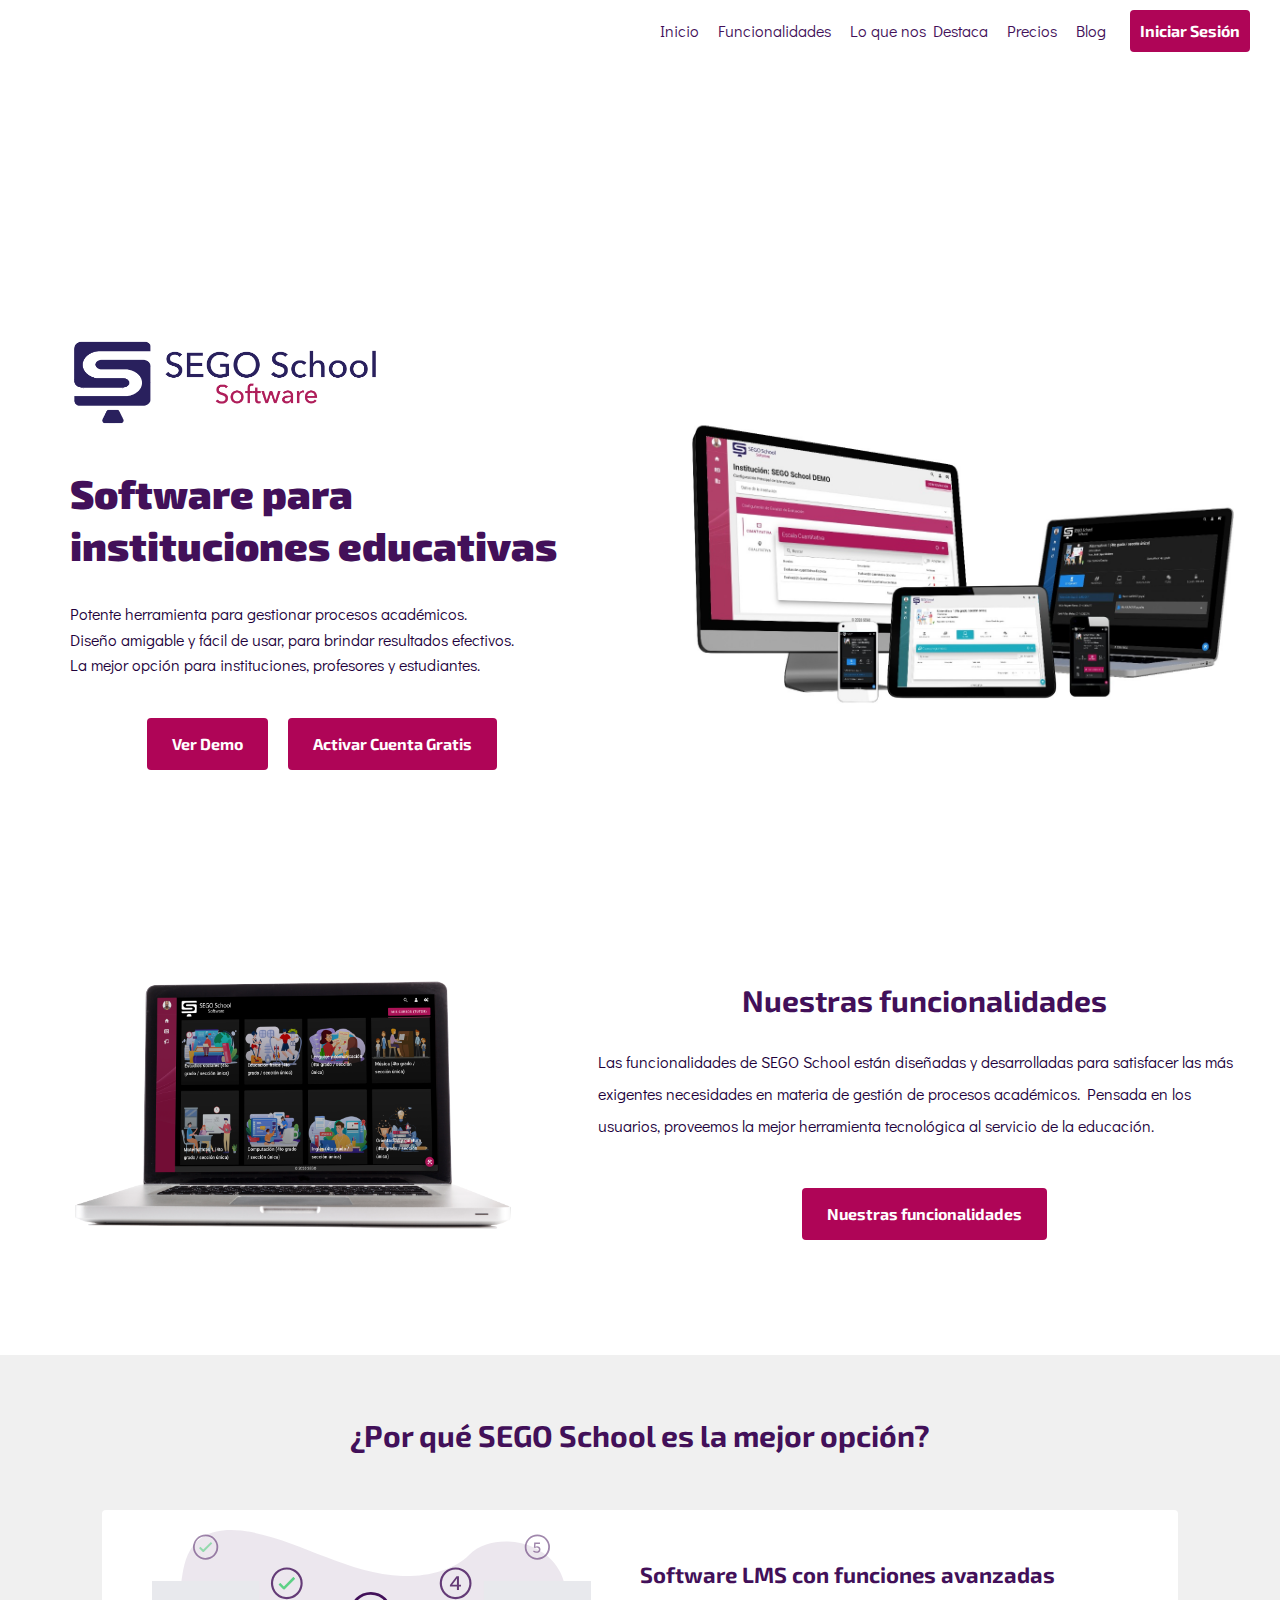
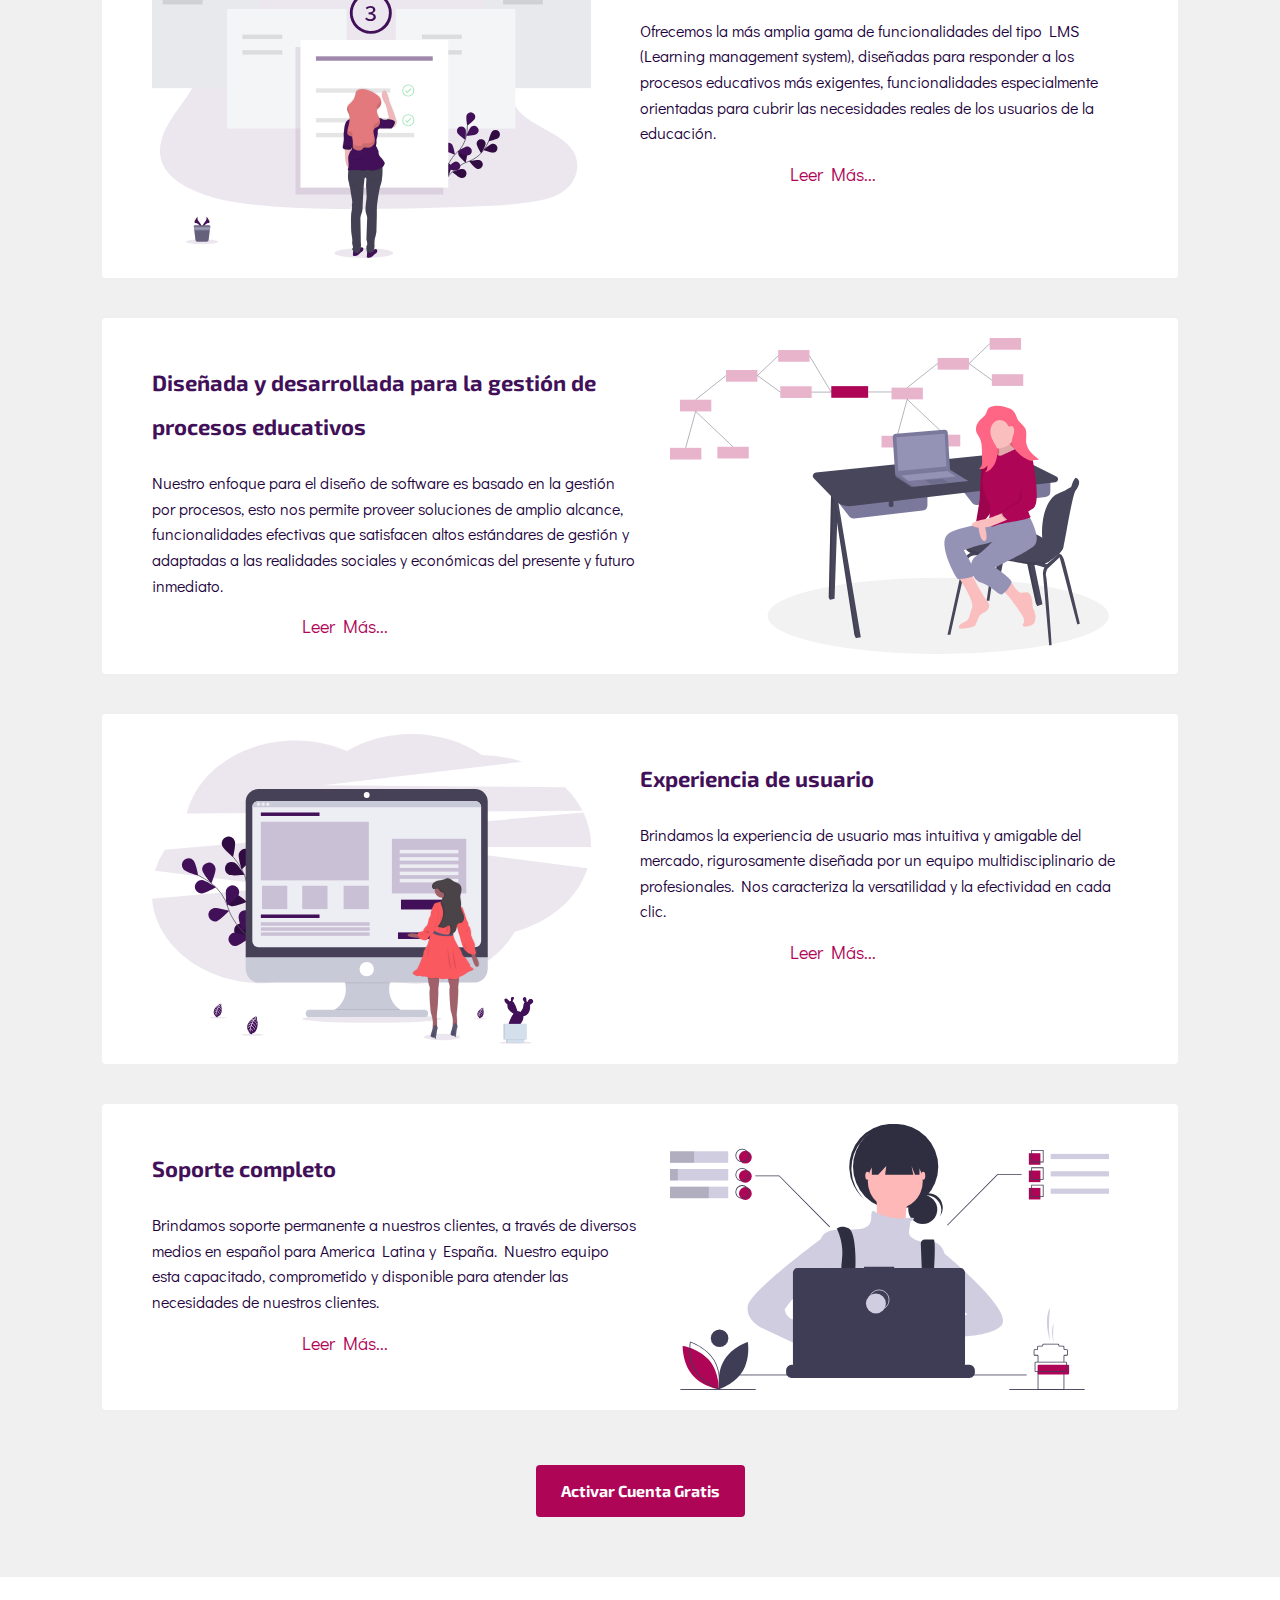
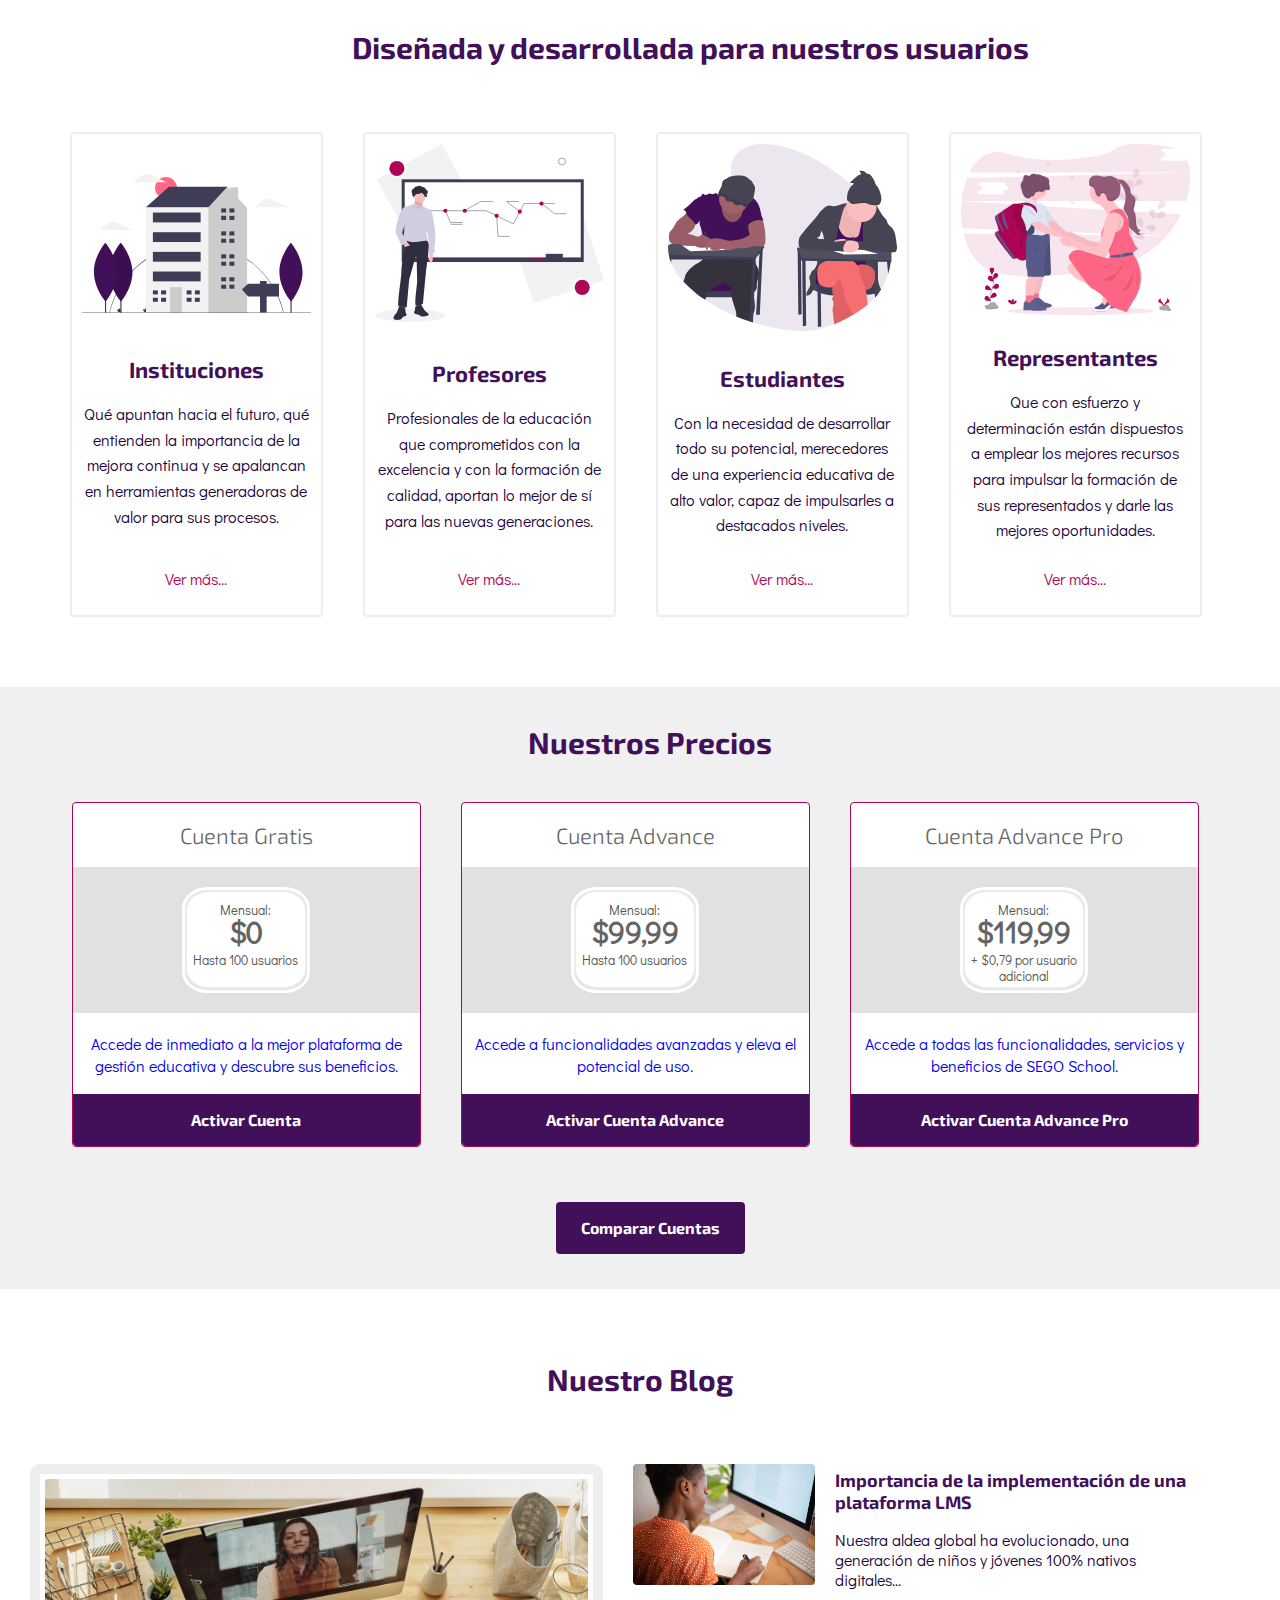
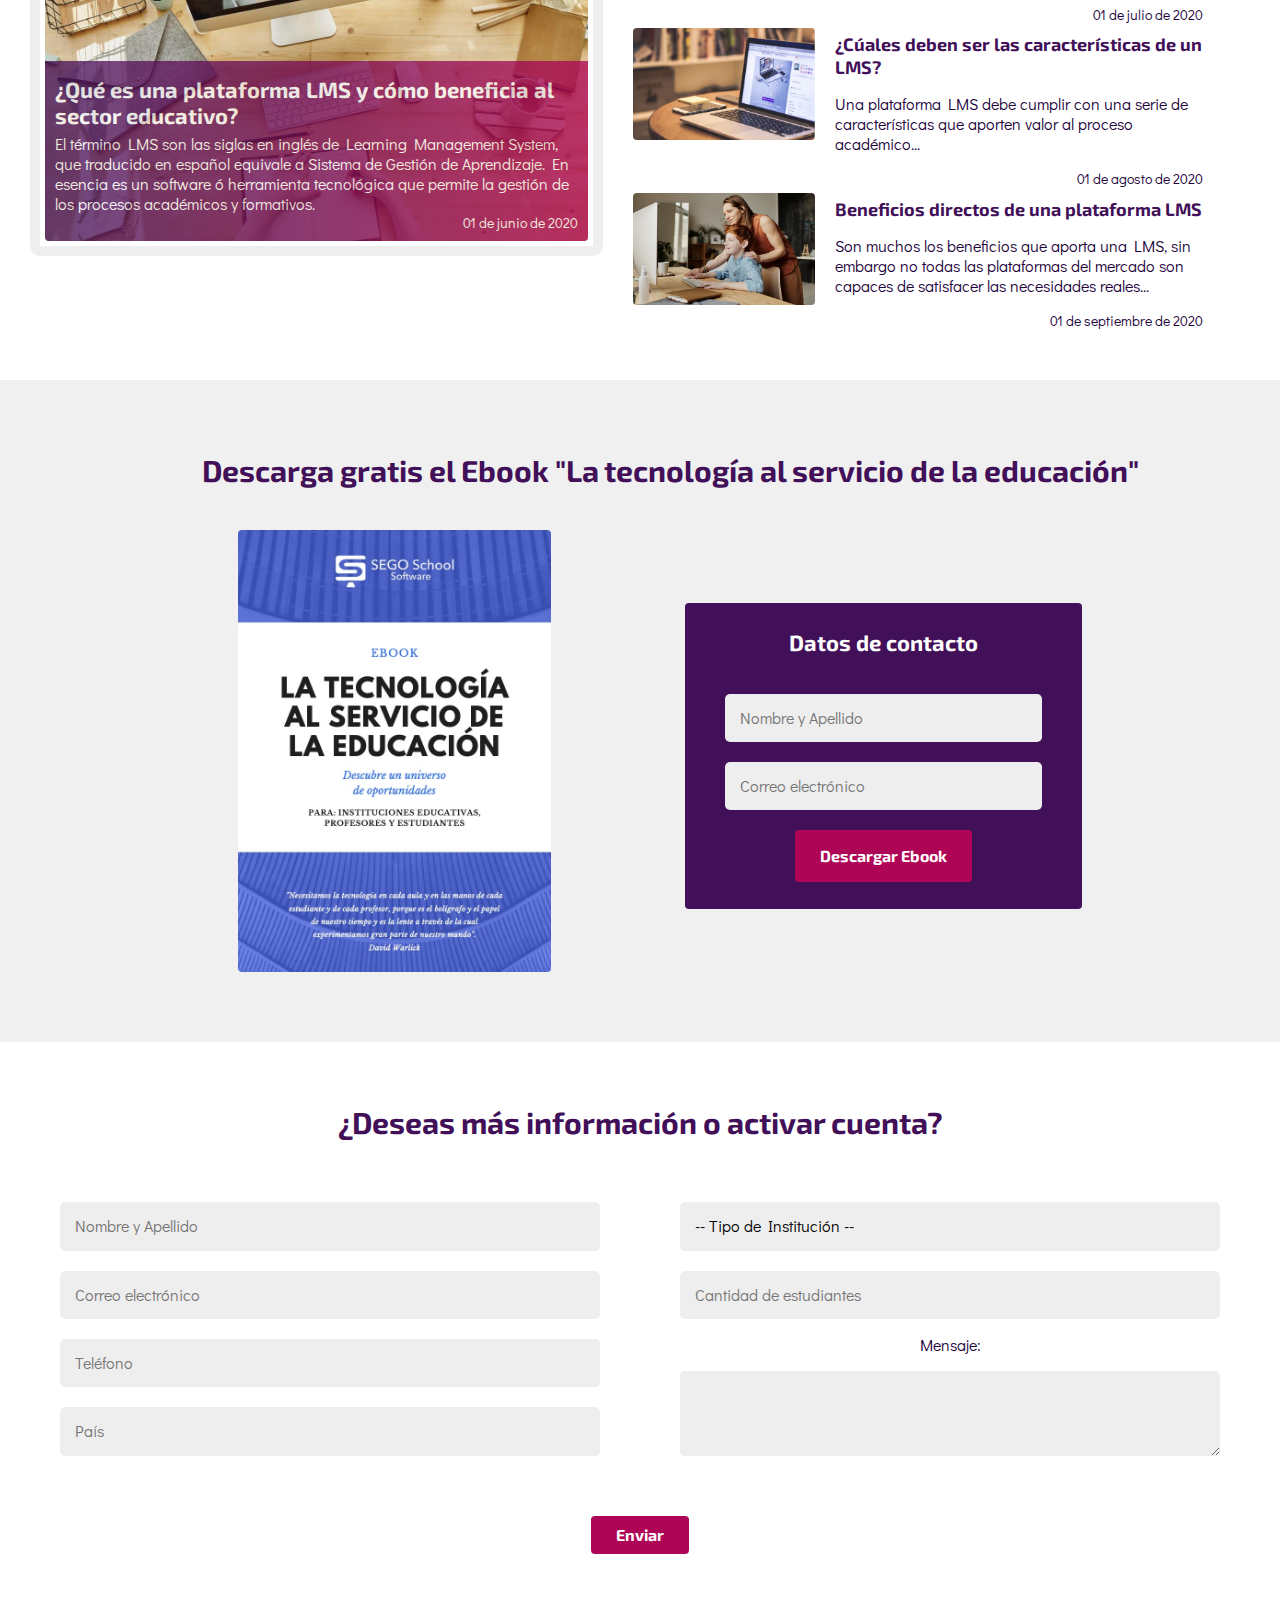
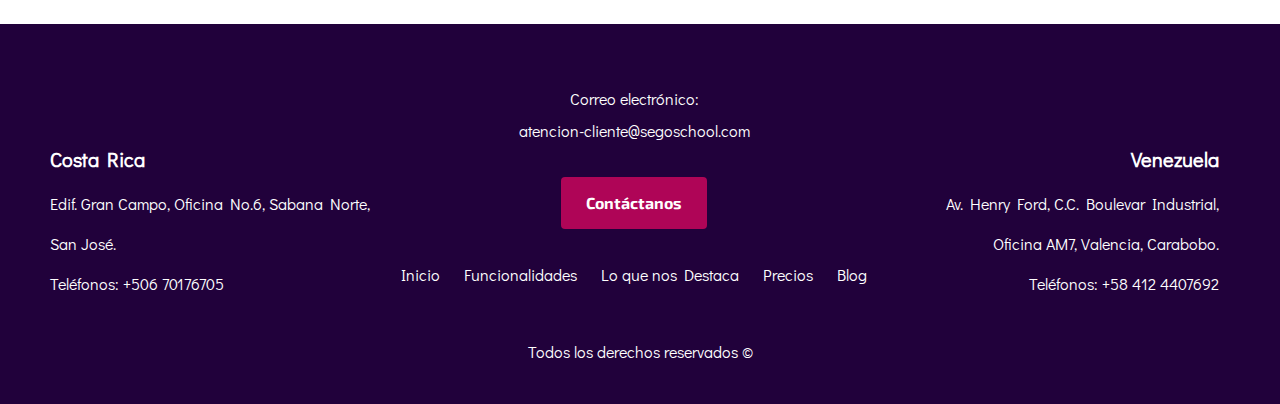
<file: index.html>
<!DOCTYPE html>
<html lang="es">

<head>
    <meta charset="UTF-8">
    <meta name="viewport" content="width=device-width, initial-scale=1.0">
    <meta name="keywords" content="sego, sego school, sistema de gestion de aprendizaje, sistema de gestión de aprendizaje, learning management system, educación online, educación en línea, software LMS, caracteristicas de un lms educación, educacion, lms, learning, procesos academicos, software para colegios, software para instituciones educativas, software educativo, sistema educativo online, gratis, software gratis, software de educacion gratis, software para escuelas gratis, software para colegios gratis"/>
    <meta name="description" content="SEGO School es un sistema de gestión de aprendizaje (LMS) que potencia la educación en línea basándose en procesos académicos."/>
    <meta name="author" content="SEGO Technology">
    <meta name="robots" content="index,follow" />
    <title>SEGO School - Software para instituciones educativas</title>
    <link href="https://fonts.googleapis.com/css2?family=Didact+Gothic&display=swap" rel="stylesheet">
    <link href="https://fonts.googleapis.com/css2?family=Exo+2:wght@300;700;900&display=swap" rel="stylesheet">
    <link rel="stylesheet" href="https://use.fontawesome.com/releases/v5.8.1/css/all.css"
        integrity="sha384-50oBUHEmvpQ+1lW4y57PTFmhCaXp0ML5d60M1M7uH2+nqUivzIebhndOJK28anvf" crossorigin="anonymous">
    <link rel="stylesheet" href="css/normalize.css">
    <link rel="stylesheet" href="css/index.css">
    
</head>

<body>

    <header class="site-header inicio"><!--Header Inicio --->
    
        <div class="contenedor contenido-header">
            
            <div id="nav-barra" class="nav-barra">

                <div id="logo" class="logo ocultar" >
                    <a href="index.html">
                        <img src="img/logoSEGOhorizontalmorado.png" alt="Logo SEGO">
                    </a>
                </div>

                
                <div class="enlaces">
                    <div id="mobile-menu" class="mobile-menu" onclick="cambiarClase()">
                        <a href="#navegacion">
                            <div class="bars"></div>
                        </a>
                    </div>
                    <nav id="navegacion" class="navegacion">
                        <a href="index.html"><i class="fa fa-home"></i>Inicio</a>
                        <a href="funcionalidades.html"><i class="fas fa-wrench"></i>Funcionalidades</a>
                        <a href="destacados.html"><i class="fas fa-medal"></i></i>Lo que nos Destaca</a>
                        <a href="#contenedor-precios"><i class="fas fa-gift"></i>Precios</a>
                        <a href="blog.html"><i class="fas fa-lightbulb"></i>Blog</a>
                        <a href="login.html" class="boton">Iniciar Sesión</a>
                    </nav>
                </div>
            </div>
            <div class="contenido-inicio">
                
                <div class="logo-titulo-parrafo">

                    <div class="logo">
                        <a href="index.html">
                            <img src="img/logoSEGOhorizontalmorado.png" alt="Logo SEGO">
                        </a>
                    </div>
                    <h1 class="fw-900">Software para<br> instituciones educativas</h1>
                    <p>
                        Potente herramienta para gestionar procesos académicos.<br>
                        Diseño amigable y fácil de usar, para brindar resultados efectivos.<br>
                        La mejor opción para instituciones, profesores y estudiantes.<br>
                    </p>
                    <div class="cta centrar-elemento">
                        <a href="contacto.html" class="boton">Ver Demo</a>
                        <a href="contacto.html" class="boton">Activar Cuenta Gratis</a>
                    </div>
                </div>
                <div class="img-inicio">
                    <img src="img/img-inicio.jpg" alt="Inicio">
                </div>
            </div>

        </div>
    </header>
    <!--Header Inicio --->


  
        <!-- Sección funcionalidades-->
        <section class="contenido-funcionalidades contenedor seccion">
            
            <div class="funcionalidades">
                <div class="img-funcion">
                    <img src="img/funcionalidades.png" alt="Imagen de funcionalidades">
                </div>
                <div class="texto-funcionalidades centrar-texto">
                    <h2 class="fw-700 centrar-texto">Nuestras funcionalidades</h2>
                    <p>Las funcionalidades de SEGO School están diseñadas y desarrolladas para satisfacer las más exigentes necesidades en materia de gestión de procesos académicos. Pensada en los usuarios, proveemos la mejor herramienta tecnológica al servicio de la educación.
                    </p>
                    <a href="funcionalidades.html" class="boton">Nuestras funcionalidades</a>
                </div>
            </div> 
        </section>
    
   <!-- Sección funcionalidades-->

    <main class="contenedor seccion">
        <section class="destacados">
            <h2 class="fw-700 centrar-texto">¿Por qué SEGO School es la mejor opción?</h2>

            <div class="container">
                <img src="img/destacado1.svg" alt="Imagen de Destacado 1">
                <div class="texto">
                    <h3>Software LMS con funciones avanzadas</h3>
                    <p>Ofrecemos la más amplia gama de funcionalidades del tipo LMS (Learning management system), diseñadas para responder a los procesos educativos más exigentes, funcionalidades especialmente orientadas para cubrir las necesidades reales de los usuarios de la educación.
                    </p>
                    <a href="destacados.html">Leer Más...</a>
                </div>
            </div>

            <div class="container">
                <img src="img/destacado2.svg" alt="Imagen de Destacado 2">
                <div class="texto">
                    <h3>Diseñada y desarrollada para la gestión de procesos educativos</h3>
                    <p>Nuestro enfoque para el diseño de software es basado en la gestión por procesos, esto nos permite proveer soluciones de amplio alcance, funcionalidades efectivas que satisfacen altos estándares de gestión y adaptadas a las realidades sociales y económicas del presente y futuro inmediato.

                    </p>
                    <a href="destacados.html">Leer Más...</a>
                </div>

            </div>

            <div class="container">
                <img src="img/destacado3.svg" alt="Imagen de Destacado 3">
                <div class="texto">
                    <h3>Experiencia de usuario</h3>
                    <p>Brindamos la experiencia de usuario mas intuitiva y amigable del mercado, rigurosamente diseñada por un equipo multidisciplinario de profesionales. Nos caracteriza la versatilidad y la efectividad en cada clic.
                    </p>
                    <a href="destacados.html">Leer Más...</a>
                </div>
            </div>

            <div class="container">
                <img src="img/destacado4.svg" alt="Imagen de Destacado 2">
                <div class="texto">
                    <h3>Soporte completo</h3>
                    <p>Brindamos soporte permanente a nuestros clientes, a través de diversos medios en español para America Latina y España. Nuestro equipo esta capacitado, comprometido y disponible para atender las necesidades de nuestros clientes.
                    </p>
                    <a href="destacados.html">Leer Más...</a>
                </div>
            </div>
            <a href="contacto.html" class="boton">Activar Cuenta Gratis</a>
        </section>

    </main>

    <section class="contenedor-usuarios contenedor seccion"><!--Beneficios a los usuarios-->

                    
            <h2 class="fw-700 centrar-texto">Diseñada y desarrollada para nuestros usuarios</h2>
            <div class="contenido-usuarios">
                <div class="usuarios">
                    <div class="img-usuario">
                        <img src="img/instituciones.svg" alt="Imagen de instituciones">
                    </div>
                    <div class="texto">
                        <h3>Instituciones</h3>
                        <p>Qué apuntan hacia el futuro, qué entienden la importancia de la mejora continua y se
                            apalancan en herramientas generadoras de valor para sus procesos.
                        </p>

                    </div>
                    <a href="usuarios.html">Ver más...</a>
                </div>
                <div class="usuarios">
                    <div class="img-usuario">
                        <img src="img/profesores.svg" alt="Imagen de Profesores">
                    </div>
                    <div class="texto">
                        <h3>Profesores</h3>
                        <p>Profesionales de la educación que comprometidos con la excelencia y con la formación
                            de calidad, aportan lo mejor de sí para las nuevas generaciones.
                        </p>

                    </div>
                    <a href="usuarios.html">Ver más...</a>
                </div>
                <div class="usuarios">
                    <div class="img-usuario">
                        <img src="img/estudiantes.svg" alt="Imagen de Profesores">
                    </div>
                    <div class="texto">
                        <h3>Estudiantes</h3>
                        <p>Con la necesidad de desarrollar todo su potencial, merecedores de
                            una experiencia educativa de alto valor, capaz de impulsarles a
                            destacados niveles.
                        </p>

                    </div>
                    <a href="usuarios.html">Ver más...</a>
                </div>
                <div class="usuarios">
                    <div class="img-usuario">
                        <img src="img/representantes.svg" alt="Imagen de Profesores">
                    </div>
                    <div class="texto">
                        <h3>Representantes</h3>
                        <p>Que con esfuerzo y determinación están dispuestos a emplear los mejores
                            recursos para impulsar la formación de sus representados y darle
                            las mejores oportunidades.
                        </p>

                    </div>
                    <a href="usuarios.html">Ver más...</a>
                </div>
            </div>
         
    </section><!-- Contenedor usuarios-->

    


    <section class="seccion-precios contenedor seccion">
        <a id=contenedor-precios></a>
            
            <h2 class="fw-700 centrar-texto">Nuestros Precios</h2>
            <div class="contenedor-precios">
                <div class="plan">
                    <a href="contacto.html">
                        <h3 class="fw-300 centrar-texto">Cuenta Gratis</h3>
                        <div class="franja">
                            <div class="caja-precio">
                                <div class="precio-centrado">
                                    <p class="top">Mensual:</p>
                                    <span>$0</span>
                                    <p>Hasta 100 usuarios</p>
                                </div>
                            </div>
                        </div>
                        <div class="contenido-plan">
                            <p>Accede de inmediato a la mejor plataforma de gestión educativa y descubre sus beneficios.</p>
                        </div>
                        <a href="contacto.html" class="boton">Activar Cuenta</a>
                    </a>
                </div>
                <div class="plan">
                    <a href="contacto.html">
                        <h3 class="fw-300 centrar-texto">Cuenta Advance</h3>
                        <div class="franja">
                            <div class="caja-precio">
                                <div class="precio-centrado">
                                    <p class="top">Mensual:</p>
                                    <span>$99,99</span>
                                    <p>Hasta 100 usuarios</p>
                                </div>
                            </div>
                        </div>
                        <div class="contenido-plan">
                            <p>Accede a funcionalidades avanzadas y eleva el potencial de uso.</p>
                        </div>
                        <a href="contacto.html" class="boton">Activar Cuenta Advance</a>
                    </a>
                </div>
                <div class="plan">
                    <a href="contacto.html">
                        <h3 class="fw-300 centrar-texto">Cuenta Advance Pro</h3>
                        <div class="franja">
                            <div class="caja-precio">
                                <div class="precio-centrado">
                                    <p class="top">Mensual:</p>
                                    <span>$119,99</span>
                                    <p>+ $0,79 por usuario adicional</p>
                                </div>
                            </div>
                        </div>
                        <div class="contenido-plan">
                            <p>Accede a todas las funcionalidades, servicios y beneficios de SEGO School.</p>
                            <a href="contacto.html" class="boton">Activar Cuenta Advance Pro</a>
                        </div>
                    </a>
                </div>
            </div>
            <div class="centrar-elemento">
                <a href="precios.html" class="boton">Comparar Cuentas</a>
            </div>
            <!--Precios y Planes-->
    </section>
    <!--Contenedor de Precios-->


    <section class="contenedor seccion">
        <!-- Contenedor Blog-->
        <div class="seccion-blog">
            <h2 class="fw-700 centrar-texto">Nuestro Blog</h2>
            <div class="blog">
                <div class="ultima-entrada">
                    <a href="blogE4.html">
                        <img src="img/ultima-entrada.jpg" alt="Entrada más reciente">

                        <div class="texto-ultimaentrada">
                            <h3 >¿Qué es una plataforma LMS y cómo beneficia al sector educativo?</h3>
                            <p>El término LMS son las siglas en inglés de Learning Management System, que
                                traducido en español equivale a Sistema de Gestión de Aprendizaje. En esencia es un
                                software ó herramienta tecnológica que permite la gestión de los procesos
                                académicos y formativos.
                            </p>
                            <p class="fecha">01 de junio de 2020</p>
                        </div>
                    </a>
                </div>

                <div class="entradas">
                    <div class="entrada">
                        <div class="img-entrada">
                            <a href="blogE3.html">
                                <img src="img/entrada1.jpg" alt="Referente al Blog">
                            </a>
                        </div>
                        <div class="texto-entrada">
                            <a href="blogE3.html">
                            <h4>Importancia de la implementación de una plataforma LMS</h4>
                                <p>Nuestra aldea global ha evolucionado, una generación de niños y jóvenes 100% nativos
                                    digitales...
                                </p>
                            </a>
                                <p class="fecha">01 de julio de 2020</p>
                        </div>
                    </div>
                    <div class="entrada">
                        <div class="img-entrada">
                            <a href="blogE2.html">
                                <img src="img/entrada2.jpg" alt="Referente al Blog">
                            </a>
                        </div>
                        <div class="texto-entrada">
                            <a href="blogE2.html">
                            <h4>¿Cúales deben ser las características de un LMS?</h4>
                                <p>Una plataforma LMS debe cumplir con una serie de características que aporten valor
                                    al proceso académico...
                                </p>
                            </a>
                                <p class="fecha">01 de agosto de 2020</p>
                        </div>
                    </div>
                    <div class="entrada">
                        <div class="img-entrada">
                            <a href="blogE1.html">
                                <img src="img/entrada3.jpg" alt="Referente al Blog">
                            </a>
                        </div>
                        <div class="texto-entrada">
                            <a href="blogE1.html">
                            <h4>Beneficios directos de una plataforma LMS</h4>
                                <p>Son muchos los beneficios que aporta una LMS, sin embargo no todas las
                                    plataformas del mercado son capaces de satisfacer las necesidades reales...
                                </p>
                            </a>
                                <p class="fecha">01 de septiembre de 2020</p>
                        </div>
                    </div>
                </div>
            </div>
        </div>
    </section> <!-- Contenedor Blog-->
    <section class="contenedor seccion ebook">
        <h2 class="centrar-texto">Descarga gratis el Ebook "La tecnología al servicio de la educación"</h2>
        <div class="contenido-ebook">
            <div class="img-ebook">
                <img src="img/ebook.jpeg" alt="Nuestro e-book">
            </div>
            <div class="ebook-form">
                <div class="form">
                    <h3 class="centrar-texto fw-700">Datos de contacto</h3>
                        <label for="nombre"></label>
                        <input type="text" id="nombreEbook" placeholder="Nombre y Apellido">

                        <label for="email"></label>
                        <input type="email" id="email" placeholder="Correo electrónico" required>
                        <div class="centrar-elemento">
                            <a href="" class="boton">Descargar Ebook</a>
                        </div>
                </div>
                
            </div>
        </div>
    </section>
    <div class="contenedor seccion">
        <!-- Formularios de Contacto-->
        <div class="contenido-form">
            <h2 class="fw-700 centrar-texto">¿Deseas más información o activar cuenta?</h2>
            <form class="contacto" action="">
                <div class="col1">
                    <label for="nombre"></label>
                    <input type="text" id="nombre" placeholder="Nombre y Apellido">

                    <label for="email"></label>
                    <input type="email" id="email" placeholder="Correo electrónico" required>

                    <label for="telefono"></label>
                    <input type="tel" id="telefono" placeholder="Teléfono" required>
                    <label for="pais"></label>
                    <input type="text" id="pais" placeholder="País">
                    
                </div>

                <div class="col2">
                    <label for="opciones"></label>
                    <select id="opciones">
                        <option value="" disabled selected>-- Tipo de Institución --</option>
                        <option value="primaria">Kinder - Educación Primaria</option>
                        <option value="secundaria">Educación secundaria</option>
                        <option value="kinprimsec">Kinder - Ed. primaria - Ed. secundaria</option>
                        <option value="tecnico">Instituto técnico</option>
                        <option value="universidad">Universidad</option>
                        <option value="empresa">Empresa pública o privada</option>
                        <option value="otro">Otros</option>
                    </select>
                    <label for="cantidad"></label>
                    <input type="number" min="0" max="" step="1" placeholder="Cantidad de estudiantes">
                    <label for="mensaje" style="text-align: center">Mensaje:</label>
                    <textarea id="mensaje"></textarea>
                </div>

            </form>
            <div class="centrar-elemento">
                <input type="submit" value="Enviar" class="boton">
            </div>
        </div>
    </div> <!-- Formularios de Contacto-->

    <footer class="site-footer seccion">
        <!-- Footer-->
        <div class="contenedor contenedor-footer">
            <div class="izq">
                <p> <ul>
                    <li><span><strong>Costa Rica</strong></span></li>
                    <li>Edif. Gran Campo, Oficina No.6, Sabana Norte, San José.</li>
                    <li>Teléfonos: +506 70176705</li>
                </ul>
                </p>
            </div>
            <div class="centro">
                <ul class="redes">
                    <li><i class="fab fa-whatsapp"></i></li>
                    <li><i class="fab fa-telegram-plane"></i></li>
                    <li><i class="fab fa-twitter"></i></li>
                    <li><i class="fab fa-instagram"></i></li>
                    <li><i class="fab fa-facebook"></i></li>
                </ul>
                <p class="centrar-texto">Correo electrónico:<br> atencion-cliente@segoschool.com</p>
                <a href="contacto.html" class="boton">Contáctanos</a>
                <nav class="navegacion-footer">
                    <a href="index.html">Inicio</a>
                    <a href="funcionalidades.html">Funcionalidades</a>
                    <a href="destacados.html">Lo que nos Destaca</a>
                    <a href="precios.html">Precios</a>
                    <a href="blog.html">Blog</a>
                </nav>
            </div>
            <div class="derecha">
                <p> <ul>
                    <li><span><strong>Venezuela</strong></span></li>
                    <li>Av. Henry Ford, C.C. Boulevar Industrial, Oficina AM7, Valencia, Carabobo.</li>
                    <li>Teléfonos: +58 412 4407692</li>
                </ul>
                </p>
            </div>
        </div>
        <div class="copy">
            <p class="copyright">Todos los derechos reservados &copy; </p>
        </div>
    </footer>

    <script src="JS/app.js"></script>
</body>

</html>
</file>
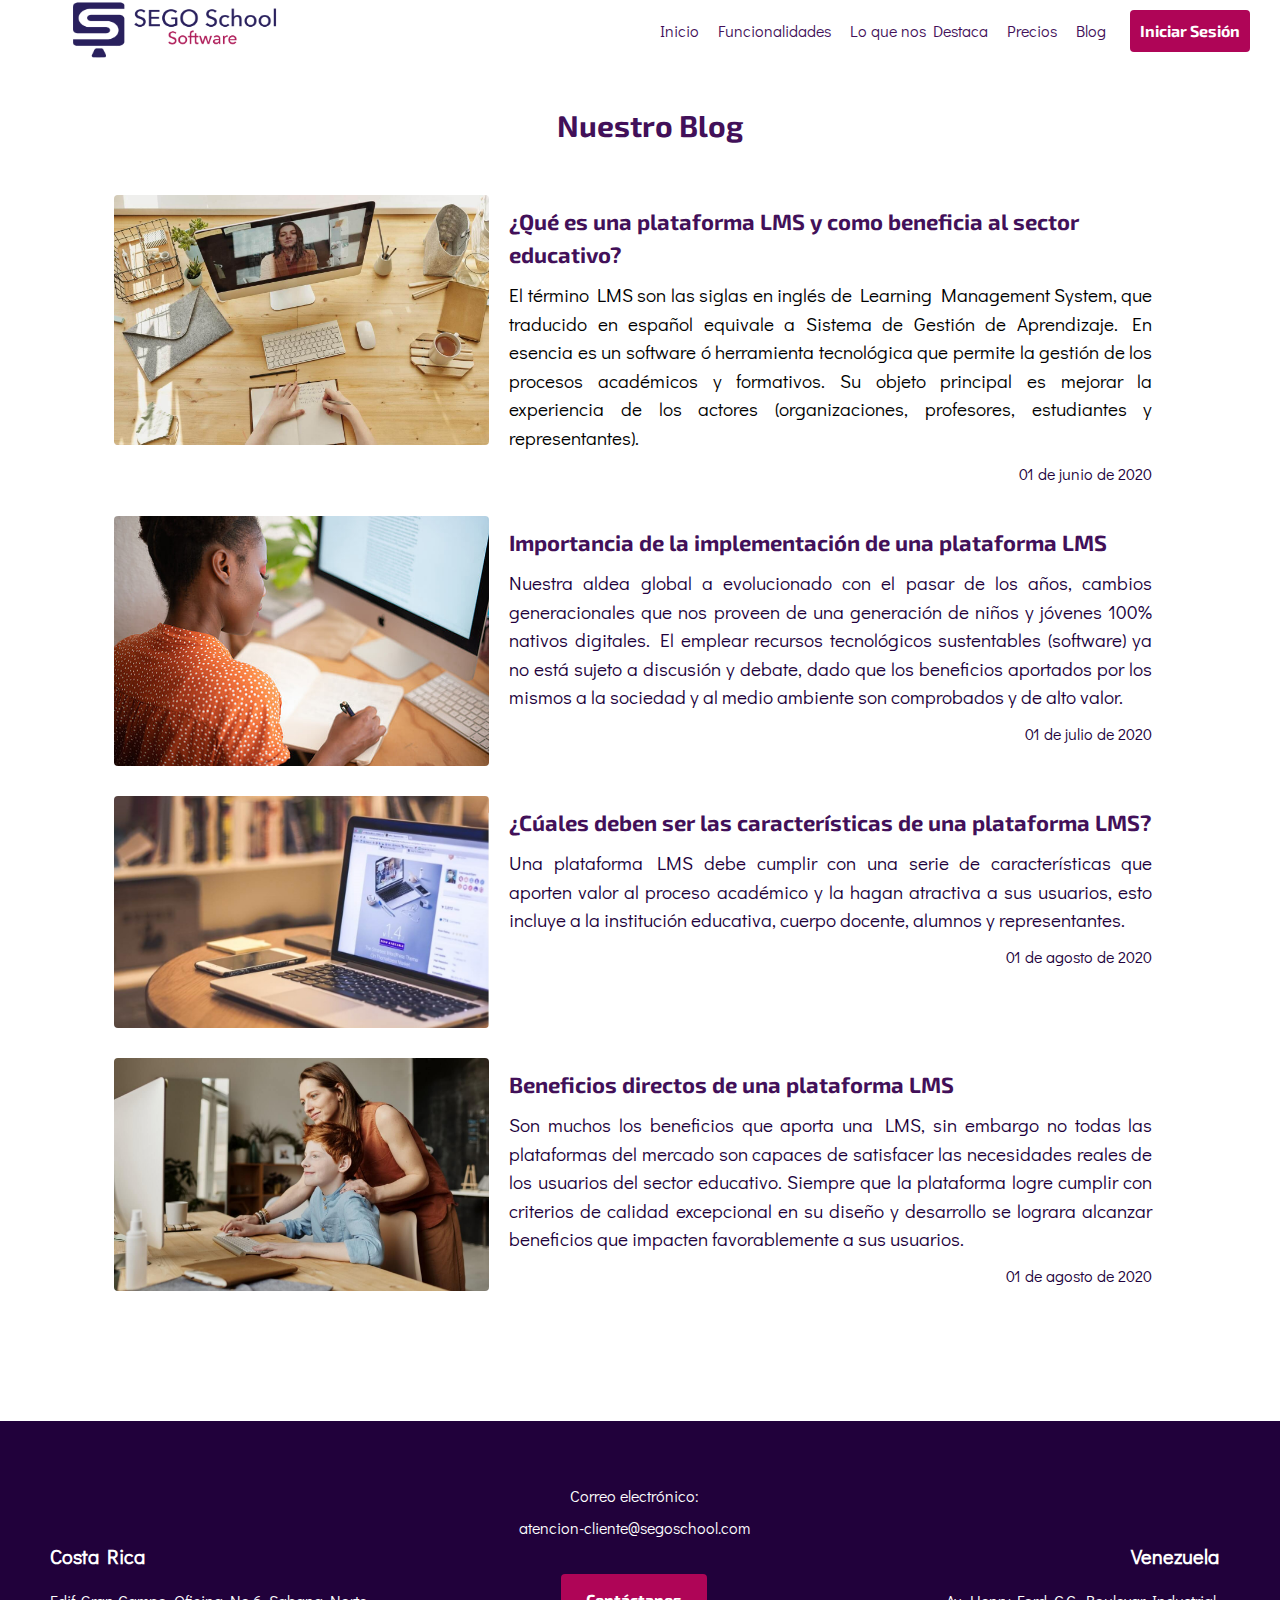
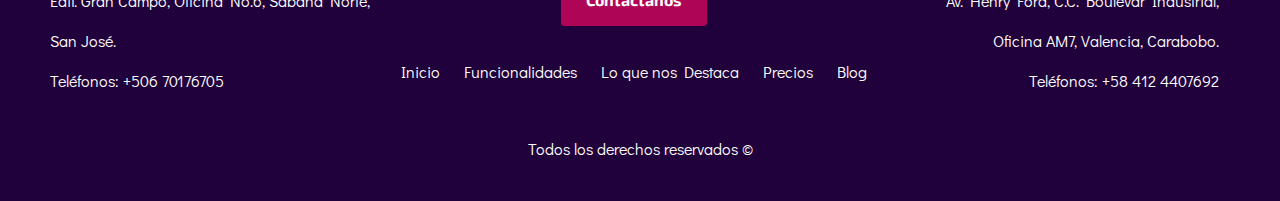
<file: blog.html>
<!DOCTYPE html>
<html lang="en">

<head>
    <meta charset="UTF-8">
    <meta name="viewport" content="width=device-width, initial-scale=1.0">
    <title>SEGO School - Blog</title>
    <link href="https://fonts.googleapis.com/css2?family=Didact+Gothic&display=swap" rel="stylesheet">
    <link href="https://fonts.googleapis.com/css2?family=Exo+2:wght@300;700;900&display=swap" rel="stylesheet">
    <link rel="stylesheet" href="https://use.fontawesome.com/releases/v5.8.1/css/all.css"
        integrity="sha384-50oBUHEmvpQ+1lW4y57PTFmhCaXp0ML5d60M1M7uH2+nqUivzIebhndOJK28anvf" crossorigin="anonymous">
    <link rel="stylesheet" href="css/normalize.css">
    <link rel="stylesheet" href="css/index.css">
</head>

<body>
    <div class="contenedor contenido-header">
            
        <div id="nav-barra" class="nav-barra interna">
            <div class="logo">
                <a href="index.html">
                    <img src="img/logoSEGOhorizontalmorado.png" alt="Logo SEGO">
                </a>
            </div>

            
            <div class="enlaces">
                <div id="mobile-menu" class="mobile-menu" onclick="cambiarClase()">
                    <a href="#navegacion">
                        <div class="bars"></div>
                    </a>
                </div>
                <nav id="navegacion" class="navegacion">
                    <a href="index.html"><i class="fa fa-home"></i>Inicio</a>
                    <a href="funcionalidades.html"><i class="fas fa-wrench"></i>Funcionalidades</a>
                    <a href="destacados.html"><i class="fas fa-medal"></i></i>Lo que nos Destaca</a>
                    <a href="precios.html"><i class="fas fa-gift"></i>Precios</a>
                    <a href="blog.html"><i class="fas fa-lightbulb"></i>Blog</a>
                    <a href="login.html" class="boton">Iniciar Sesión</a>
                </nav>
            </div>
        </div>
        <div class="contenido-inicio-i"></div>
    </div>
    <main>
        <div class="panel-blog-interna">
            <h2 class="fw-700 centrar-texto">Nuestro Blog</h2>                            
            <div class="blog-i">
                <div class="entrada">
                    
                        <div class="img-entrada">
                            <a href="blogE4.html">
                                <img src="img/ultima-entrada.jpg" alt="Entrada más reciente">
                            </a>
                        </div>
                        <div class="texto-ultimaentrada">
                            <a href="blogE4.html">
                                <h3>¿Qué es una plataforma LMS y como beneficia al sector educativo?</h3>
                                <p>El término LMS son las siglas en inglés de Learning Management System, que
                                    traducido en español equivale a Sistema de Gestión de Aprendizaje. En esencia es un
                                    software ó herramienta tecnológica que permite la gestión de los procesos
                                    académicos y formativos. Su objeto principal es mejorar la experiencia de los actores
                                    (organizaciones, profesores, estudiantes y representantes).
                                </p>
                            </a>
                            <p class="fecha">01 de junio de 2020</p>
                        </div>
                </div>

                    <div class="entrada">
                        <div class="img-entrada">
                            <a href="blogE3.html">
                                <img src="img/entrada1.jpg" alt="Referente al Blog">
                            </a>
                        </div>
                        <div class="texto-entrada">
                            <a href="blogE3.html">
                                <h3>Importancia de la implementación de una plataforma LMS</h3>
                                <p>Nuestra aldea global a evolucionado con el pasar de los años, cambios
                                    generacionales que nos proveen de una generación de niños y jóvenes 100% nativos
                                    digitales. El emplear recursos tecnológicos sustentables (software) ya no está sujeto a
                                    discusión y debate, dado que los beneficios aportados por los mismos a la sociedad
                                    y al medio ambiente son comprobados y de alto valor.
                                </p>
                            </a>
                                <p class="fecha">01 de julio de 2020</p>
                        </div>
                    </div>
                    <div class="entrada">
                        <div class="img-entrada">
                            <a href="blogE2.html">
                                <img src="img/entrada2.jpg" alt="Referente al Blog">
                            </a>
                        </div>
                        <div class="texto-entrada">
                            <a href="blogE2.html">
                                <h3>¿Cúales deben ser las características de una plataforma LMS?</h3>
                                <p>Una plataforma LMS debe cumplir con una serie de características que aporten valor
                                    al proceso académico y la hagan atractiva a sus usuarios, esto incluye a la institución
                                    educativa, cuerpo docente, alumnos y representantes.
                                </p>
                            </a>
                                <p class="fecha">01 de agosto de 2020</p>
                        </div>
                    </div>
                    <div class="entrada">
                        <div class="img-entrada">
                            <a href="blogE1.html">
                                <img src="img/entrada3.jpg" alt="Referente al Blog">
                            </a>
                        </div>
                        <div class="texto-entrada">
                            <a href="blogE1.html">
                                <h3>Beneficios directos de una plataforma LMS</h3>
                                <p>Son muchos los beneficios que aporta una LMS, sin embargo no todas las
                                    plataformas del mercado son capaces de satisfacer las necesidades reales de los
                                    usuarios del sector educativo. Siempre que la plataforma logre cumplir con criterios
                                    de calidad excepcional en su diseño y desarrollo se lograra alcanzar beneficios que
                                    impacten favorablemente a sus usuarios. 
                                </p>
                            </a>
                                <p class="fecha">01 de agosto de 2020</p>
                        </div>
                    </div>
                </div>
            </div>
    </main>

    <footer class="site-footer seccion">
        <!-- Footer-->
        <div class="contenedor contenedor-footer">
            <div class="izq">
                <p> <ul>
                    <li><span><strong>Costa Rica</strong></span></li>
                    <li>Edif. Gran Campo, Oficina No.6, Sabana Norte, San José.</li>
                    <li>Teléfonos: +506 70176705</li>
                </ul>
                </p>
            </div>
            <div class="centro">
                <ul class="redes">
                    <li><i class="fab fa-whatsapp"></i></li>
                    <li><i class="fab fa-telegram-plane"></i></li>
                    <li><i class="fab fa-twitter"></i></li>
                    <li><i class="fab fa-instagram"></i></li>
                    <li><i class="fab fa-facebook"></i></li>
                </ul>
                <p class="centrar-texto">Correo electrónico:<br> atencion-cliente@segoschool.com</p>
                <a href="contacto.html" class="boton">Contáctanos</a>
                <nav class="navegacion-footer">
                    <a href="index.html">Inicio</a>
                    <a href="funcionalidades.html">Funcionalidades</a>
                    <a href="destacados.html">Lo que nos Destaca</a>
                    <a href="precios.html">Precios</a>
                    <a href="blog.html">Blog</a>
                </nav>
            </div>
            <div class="derecha">
                <p> <ul>
                    <li><span><strong>Venezuela</strong></span></li>
                    <li>Av. Henry Ford, C.C. Boulevar Industrial, Oficina AM7, Valencia, Carabobo.</li>
                    <li>Teléfonos: +58 412 4407692</li>
                </ul>
                </p>
            </div>
        </div>
        <div class="copy">
            <p class="copyright">Todos los derechos reservados &copy; </p>
        </div>
    </footer>

    <script src="JS/app.js"></script>
</body>

</html>
</file>
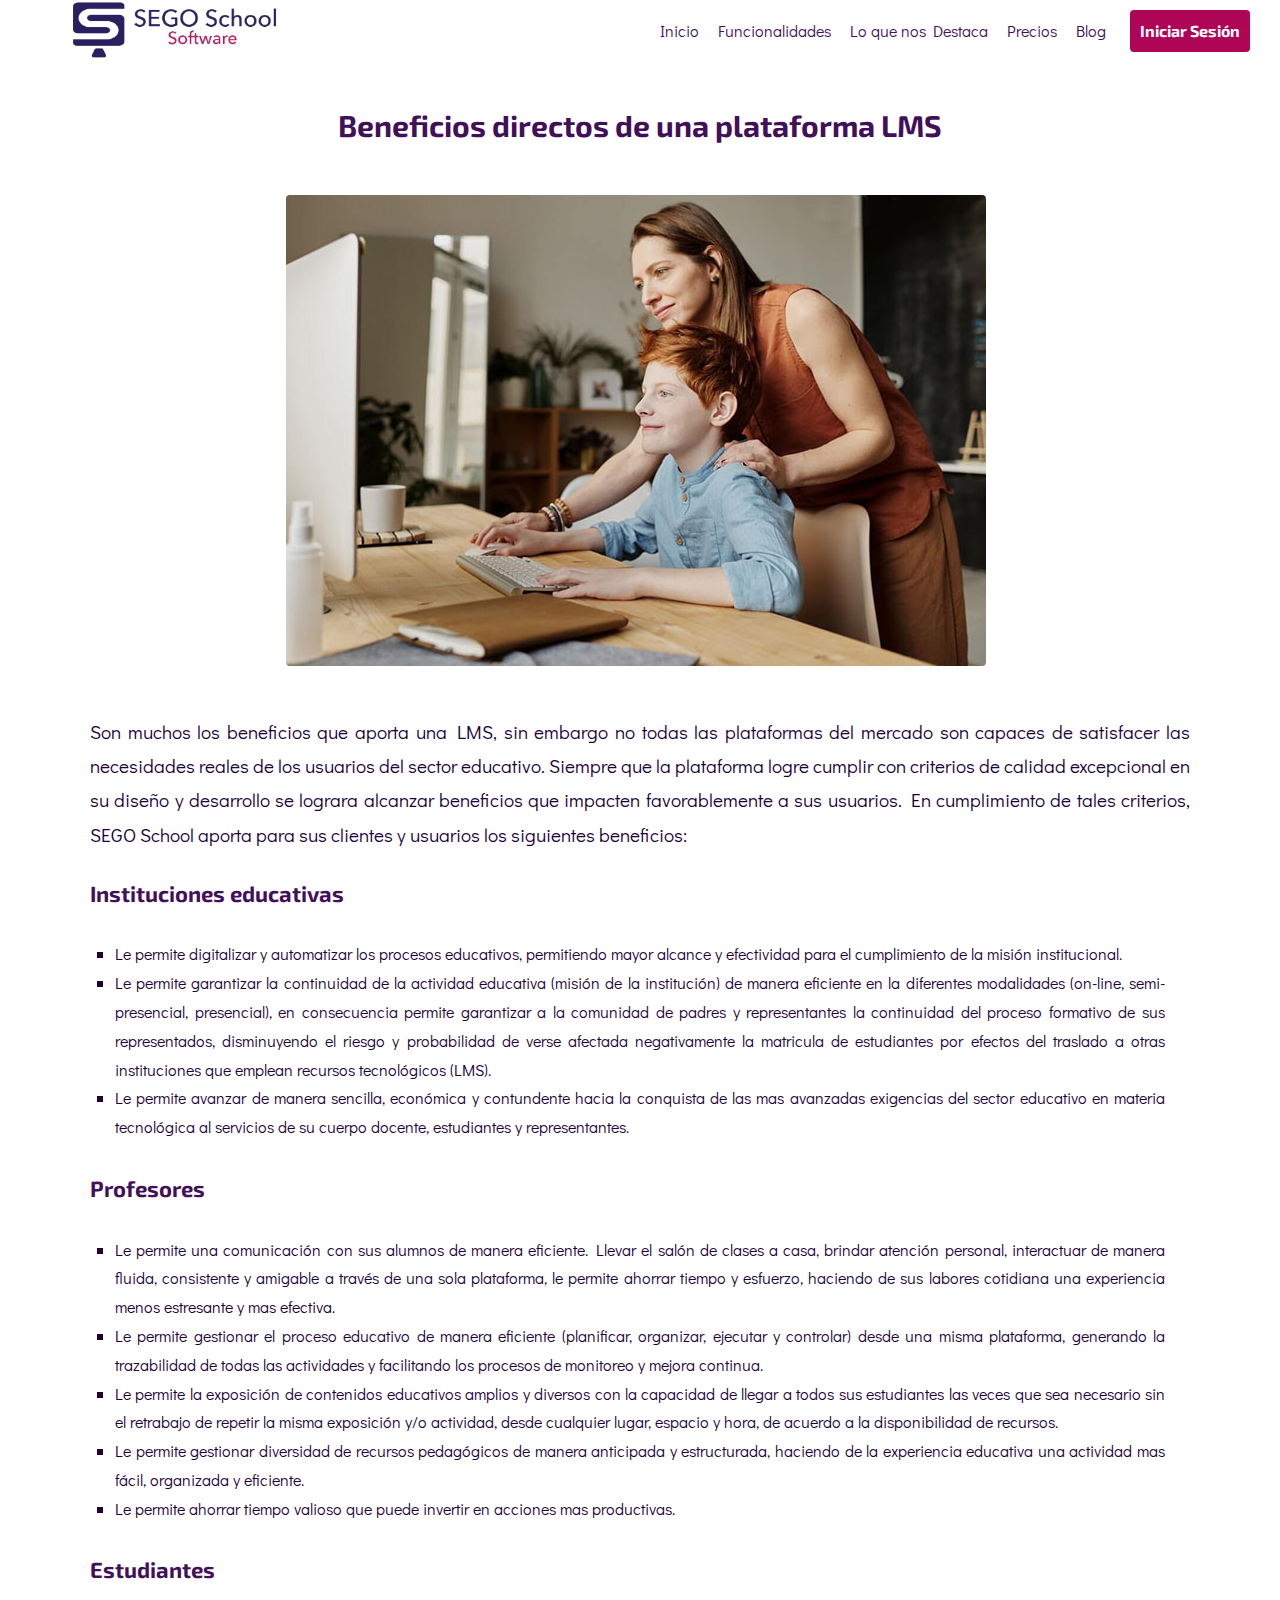
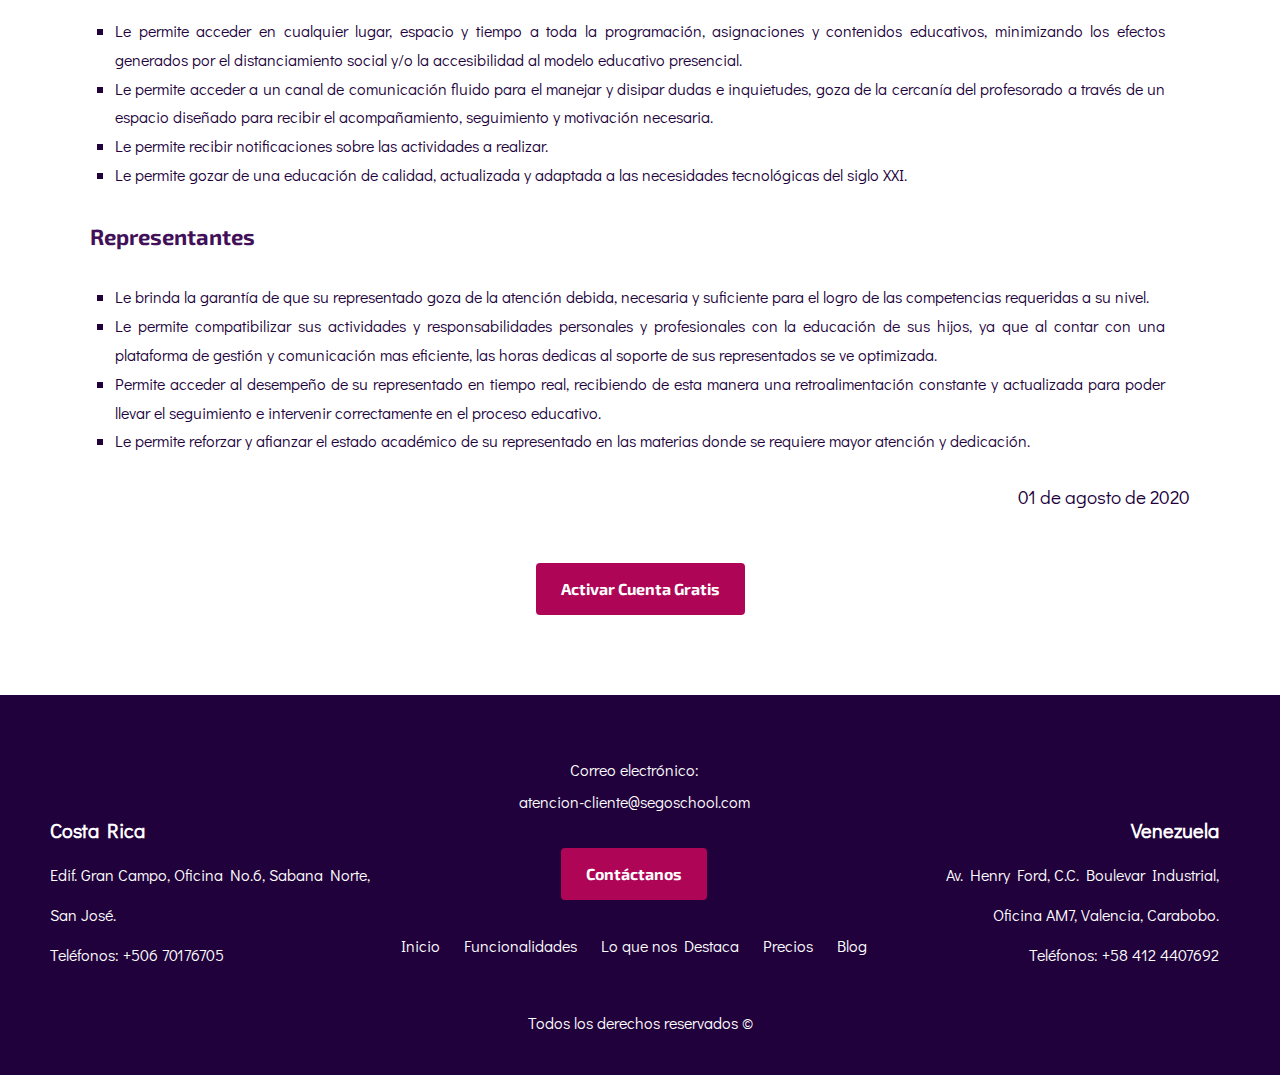
<file: blogE1.html>
<!DOCTYPE html>
<html lang="en">

<head>
    <meta charset="UTF-8">
    <meta name="viewport" content="width=device-width, initial-scale=1.0">
    <title>SEGO School - Blog</title>
    <link href="https://fonts.googleapis.com/css2?family=Didact+Gothic&display=swap" rel="stylesheet">
    <link href="https://fonts.googleapis.com/css2?family=Exo+2:wght@300;700;900&display=swap" rel="stylesheet">
    <link rel="stylesheet" href="https://use.fontawesome.com/releases/v5.8.1/css/all.css"
        integrity="sha384-50oBUHEmvpQ+1lW4y57PTFmhCaXp0ML5d60M1M7uH2+nqUivzIebhndOJK28anvf" crossorigin="anonymous">
    <link rel="stylesheet" href="css/normalize.css">
    <link rel="stylesheet" href="css/index.css">
</head>

<body>
    <div class="contenedor contenido-header">
            
        <div id="nav-barra" class="nav-barra interna">
            <div class="logo">
                <a href="index.html">
                    <img src="img/logoSEGOhorizontalmorado.png" alt="Logo SEGO">
                </a>
            </div>

            
            <div class="enlaces">
                <div id="mobile-menu" class="mobile-menu" onclick="cambiarClase()">
                    <a href="#navegacion">
                        <div class="bars"></div>
                    </a>
                </div>
                <nav id="navegacion" class="navegacion">
                    <a href="index.html"><i class="fa fa-home"></i>Inicio</a>
                    <a href="funcionalidades.html"><i class="fas fa-wrench"></i>Funcionalidades</a>
                    <a href="destacados.html"><i class="fas fa-medal"></i></i>Lo que nos Destaca</a>
                    <a href="precios.html"><i class="fas fa-gift"></i>Precios</a>
                    <a href="blog.html"><i class="fas fa-lightbulb"></i>Blog</a>
                    <a href="login.html" class="boton">Iniciar Sesión</a>
                </nav>
            </div>
        </div>
        <div class="contenido-inicio-i"></div>
    </div>
    <main>
            <div class="blog-interna">                            
                <h2 class="fw-700 centrar-texto">Beneficios directos de una plataforma LMS</h2>
                
                    <div class="entrada">
                        <div class="img-entrada">
                            <img src="img/entrada3_interna.jpg" alt="Referente al Blog">
                        </div>
                        <div class="texto-entrada">

                                <p>Son muchos los beneficios que aporta una LMS, sin embargo no todas las
                                    plataformas del mercado son capaces de satisfacer las necesidades reales de los
                                    usuarios del sector educativo. Siempre que la plataforma logre cumplir con criterios
                                    de calidad excepcional en su diseño y desarrollo se lograra alcanzar beneficios que
                                    impacten favorablemente a sus usuarios. En cumplimiento de tales criterios, SEGO
                                    School aporta para sus clientes y usuarios los siguientes beneficios: <br>
                                    
                                    <h3>Instituciones educativas</h3>
                                    <ul>
                                        <li>Le permite digitalizar y automatizar los procesos educativos, permitiendo mayor
                                            alcance y efectividad para el cumplimiento de la misión institucional.</li>
                                        <li>Le permite garantizar la continuidad de la actividad educativa (misión de la
                                            institución) de manera eficiente en la diferentes modalidades (on-line, semi-
                                            presencial, presencial), en consecuencia permite garantizar a la comunidad de
                                            padres y representantes la continuidad del proceso formativo de sus
                                            representados, disminuyendo el riesgo y probabilidad de verse afectada
                                            negativamente la matricula de estudiantes por efectos del traslado a otras
                                            instituciones que emplean recursos tecnológicos (LMS).</li>
                                        <li>Le permite avanzar de manera sencilla, económica y contundente hacia la conquista
                                            de las mas avanzadas exigencias del sector educativo en materia tecnológica al
                                            servicios de su cuerpo docente, estudiantes y representantes.</li>
                                    </ul>
                                    
                                    <h3>Profesores</h3>
                                    <ul>
                                        <li>Le permite una comunicación con sus alumnos de manera eficiente. Llevar el salón
                                            de clases a casa, brindar atención personal, interactuar de manera fluida,
                                            consistente y amigable a través de una sola plataforma, le permite ahorrar tiempo y
                                            esfuerzo, haciendo de sus labores cotidiana una experiencia menos estresante y
                                            mas efectiva.</li>
                                        <li>Le permite gestionar el proceso educativo de manera eficiente (planificar, organizar,
                                            ejecutar y controlar) desde una misma plataforma, generando la trazabilidad de
                                            todas las actividades y facilitando los procesos de monitoreo y mejora continua.</li>
                                        <li>Le permite la exposición de contenidos educativos amplios y diversos con la
                                            capacidad de llegar a todos sus estudiantes las veces que sea necesario sin el
                                            retrabajo de repetir la misma exposición y/o actividad, desde cualquier lugar,
                                            espacio y hora, de acuerdo a la disponibilidad de recursos.</li>
                                        <li>Le permite gestionar diversidad de recursos pedagógicos de manera anticipada y
                                            estructurada, haciendo de la experiencia educativa una actividad mas fácil,
                                            organizada y eficiente.</li>
                                        <li>Le permite ahorrar tiempo valioso que puede invertir en acciones mas productivas.</li>
                                    </ul>
                                    
                                    <h3>Estudiantes</h3>
                                    <ul>
                                        <li>Le permite acceder en cualquier lugar, espacio y tiempo a toda la programación,
                                        asignaciones y contenidos educativos, minimizando los efectos generados por el
                                        distanciamiento social y/o la accesibilidad al modelo educativo presencial.</li>
                                        <li>Le permite acceder a un canal de comunicación fluido para el manejar y disipar
                                        dudas e inquietudes, goza de la cercanía del profesorado a través de un espacio
                                        diseñado para recibir el acompañamiento, seguimiento y motivación necesaria.</li>
                                        <li>Le permite recibir notificaciones sobre las actividades a realizar.</li>
                                        <li>Le permite gozar de una educación de calidad, actualizada y adaptada a las
                                        necesidades tecnológicas del siglo XXI.</li>
                                    </ul>
                                    <h3>Representantes</h3>
                                    <ul>
                                        <li>Le brinda la garantía de que su representado goza de la atención debida, necesaria
                                    y suficiente para el logro de las competencias requeridas a su nivel.</li>
                                        <li>Le permite compatibilizar sus actividades y responsabilidades personales y
                                    profesionales con la educación de sus hijos, ya que al contar con una plataforma de
                                    gestión y comunicación mas eficiente, las horas dedicas al soporte de sus
                                    representados se ve optimizada.</li>
                                        <li>Permite acceder al desempeño de su representado en tiempo real, recibiendo de
                                    esta manera una retroalimentación constante y actualizada para poder llevar el
                                    seguimiento e intervenir correctamente en el proceso educativo.</li>
                                        <li>Le permite reforzar y afianzar el estado académico de su representado en las
                                    materias donde se requiere mayor atención y dedicación.</li>
                                    </ul>
                                </p>
                                <p class="fecha">01 de agosto de 2020</p>
                        </div>
                    </div>
                    <a href="contacto.html" class="boton">Activar Cuenta Gratis</a>
            </div>
    </main>

    <footer class="site-footer seccion">
        <!-- Footer-->
        <div class="contenedor contenedor-footer">
            <div class="izq">
                <p> <ul>
                    <li><span><strong>Costa Rica</strong></span></li>
                    <li>Edif. Gran Campo, Oficina No.6, Sabana Norte, San José.</li>
                    <li>Teléfonos: +506 70176705</li>
                </ul>
                </p>
            </div>
            <div class="centro">
                <ul class="redes">
                    <li><i class="fab fa-whatsapp"></i></li>
                    <li><i class="fab fa-telegram-plane"></i></li>
                    <li><i class="fab fa-twitter"></i></li>
                    <li><i class="fab fa-instagram"></i></li>
                    <li><i class="fab fa-facebook"></i></li>
                </ul>
                <p class="centrar-texto">Correo electrónico:<br> atencion-cliente@segoschool.com</p>
                <a href="contacto.html" class="boton">Contáctanos</a>
                <nav class="navegacion-footer">
                    <a href="index.html">Inicio</a>
                    <a href="funcionalidades.html">Funcionalidades</a>
                    <a href="destacados.html">Lo que nos Destaca</a>
                    <a href="precios.html">Precios</a>
                    <a href="blog.html">Blog</a>
                </nav>
            </div>
            <div class="derecha">
                <p> <ul>
                    <li><span><strong>Venezuela</strong></span></li>
                    <li>Av. Henry Ford, C.C. Boulevar Industrial, Oficina AM7, Valencia, Carabobo.</li>
                    <li>Teléfonos: +58 412 4407692</li>
                </ul>
                </p>
            </div>
        </div>
        <div class="copy">
            <p class="copyright">Todos los derechos reservados &copy; </p>
        </div>
    </footer>

    <script src="JS/app.js"></script>
</body>

</html>
</file>
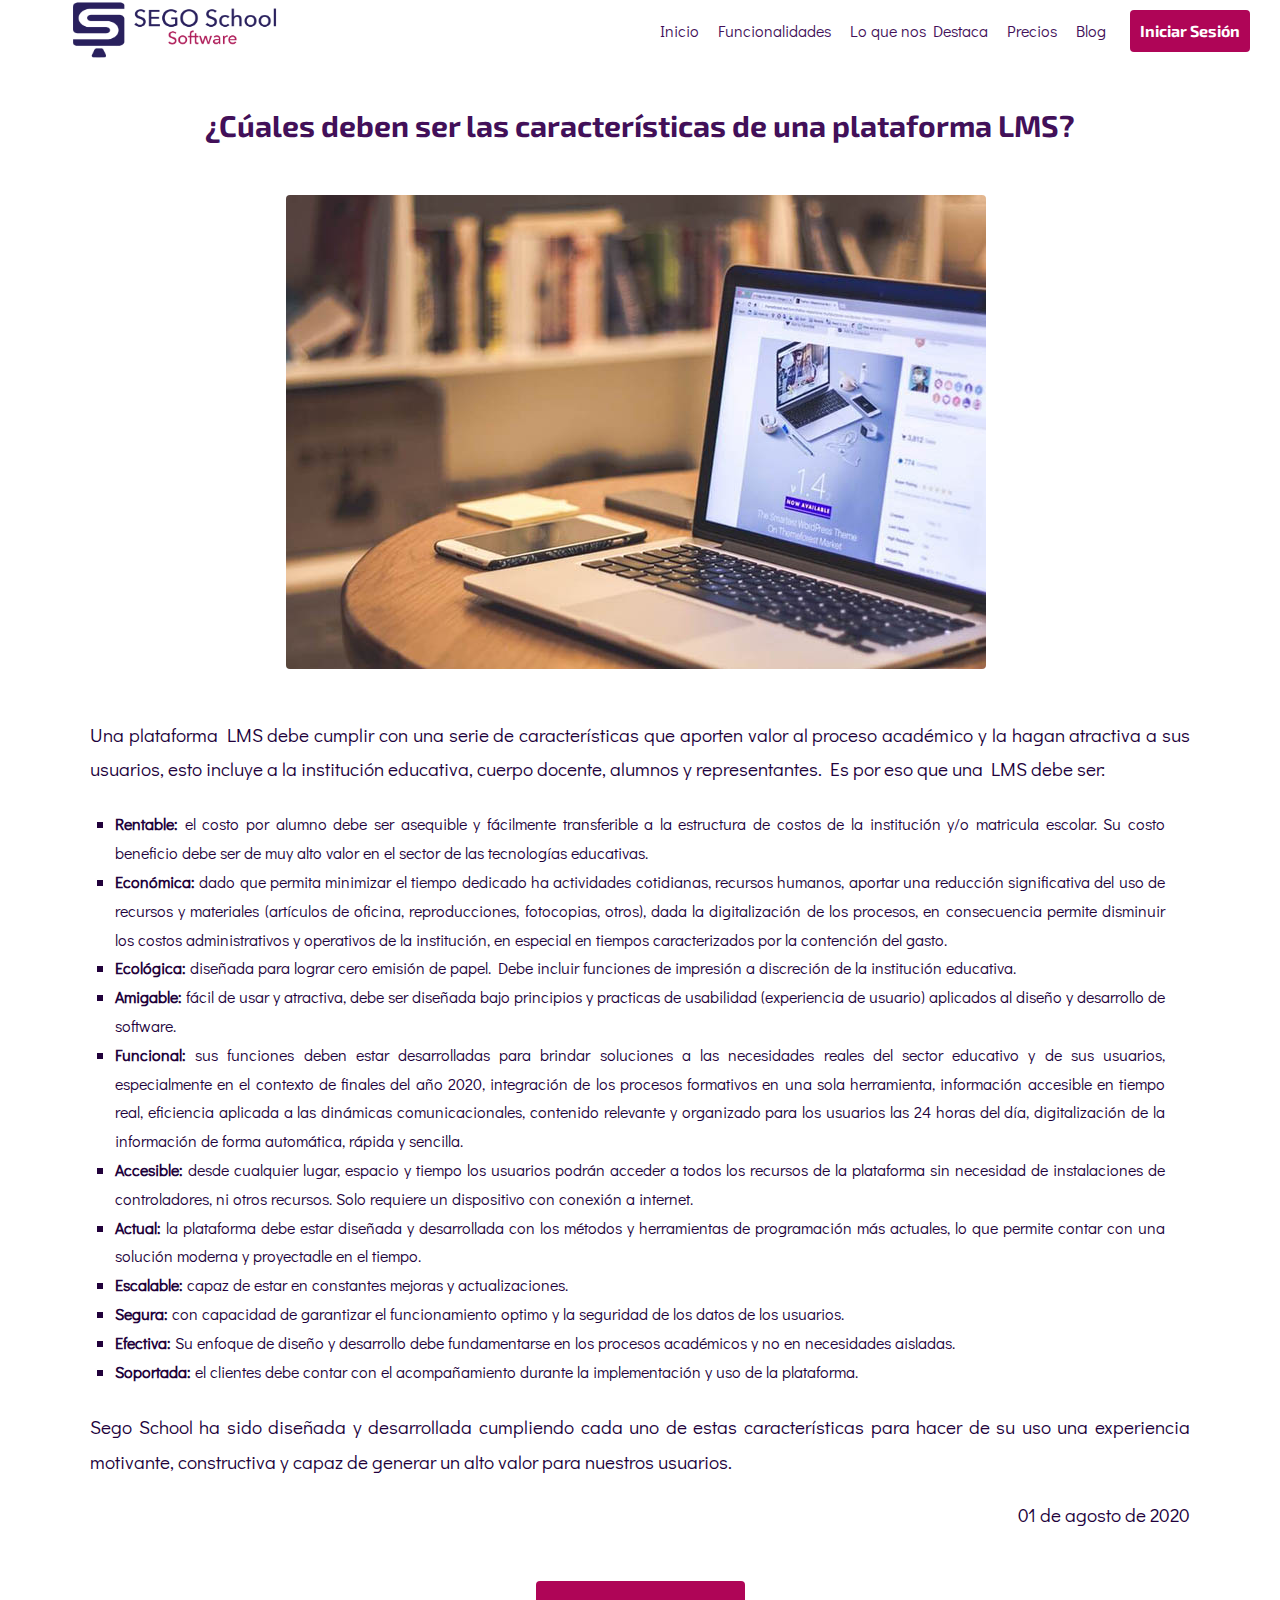
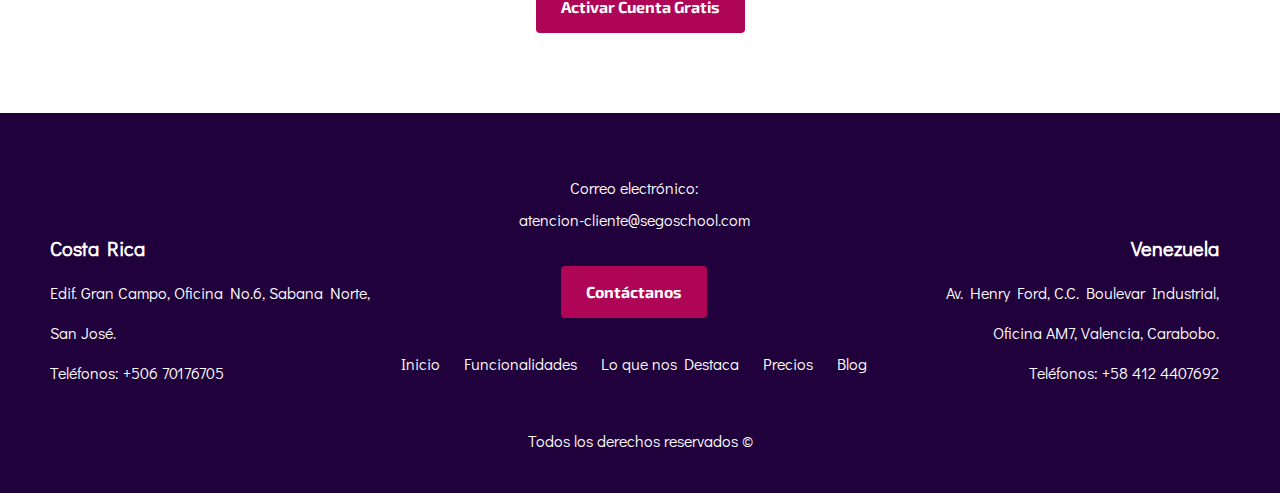
<file: blogE2.html>
<!DOCTYPE html>
<html lang="en">

<head>
    <meta charset="UTF-8">
    <meta name="viewport" content="width=device-width, initial-scale=1.0">
    <title>SEGO School - Blog</title>
    <link href="https://fonts.googleapis.com/css2?family=Didact+Gothic&display=swap" rel="stylesheet">
    <link href="https://fonts.googleapis.com/css2?family=Exo+2:wght@300;700;900&display=swap" rel="stylesheet">
    <link rel="stylesheet" href="https://use.fontawesome.com/releases/v5.8.1/css/all.css"
        integrity="sha384-50oBUHEmvpQ+1lW4y57PTFmhCaXp0ML5d60M1M7uH2+nqUivzIebhndOJK28anvf" crossorigin="anonymous">
    <link rel="stylesheet" href="css/normalize.css">
    <link rel="stylesheet" href="css/index.css">
</head>

<body>
    <div class="contenedor contenido-header">
            
        <div id="nav-barra" class="nav-barra interna">
            <div class="logo">
                <a href="index.html">
                    <img src="img/logoSEGOhorizontalmorado.png" alt="Logo SEGO">
                </a>
            </div>

            
            <div class="enlaces">
                <div id="mobile-menu" class="mobile-menu" onclick="cambiarClase()">
                    <a href="#navegacion">
                        <div class="bars"></div>
                    </a>
                </div>
                <nav id="navegacion" class="navegacion">
                    <a href="index.html"><i class="fa fa-home"></i>Inicio</a>
                    <a href="funcionalidades.html"><i class="fas fa-wrench"></i>Funcionalidades</a>
                    <a href="destacados.html"><i class="fas fa-medal"></i></i>Lo que nos Destaca</a>
                    <a href="precios.html"><i class="fas fa-gift"></i>Precios</a>
                    <a href="blog.html"><i class="fas fa-lightbulb"></i>Blog</a>
                    <a href="login.html" class="boton">Iniciar Sesión</a>
                </nav>
            </div>
        </div>
        <div class="contenido-inicio-i"></div>
    </div>
    <main>
        <div class="blog-interna">                            
            <h2 class="fw-700 centrar-texto">¿Cúales deben ser las características de una plataforma LMS?</h2>
            
                <div class="entrada">
                    <div class="img-entrada">
                        <img src="img/entrada2_interna.jpg" alt="Referente al Blog">
                    </div>
                    <div class="texto-entrada">
                            <p>Una plataforma LMS debe cumplir con una serie de características que aporten valor
                                al proceso académico y la hagan atractiva a sus usuarios, esto incluye a la institución
                                educativa, cuerpo docente, alumnos y representantes. Es por eso que una LMS debe
                                ser:</p>
                            <ul>
                                <li><strong>Rentable: </strong>el costo por alumno debe ser asequible y fácilmente
                                transferible a la
                                estructura de costos de la institución y/o matricula escolar. Su costo beneficio debe
                                ser de muy alto valor en el sector de las tecnologías educativas.</li> 
                                <li><strong>Económica: </strong>dado que permita minimizar el tiempo dedicado ha
                                actividades
                                cotidianas, recursos humanos, aportar una reducción significativa del uso de recursos
                                y materiales (artículos de oficina, reproducciones, fotocopias, otros), dada la
                                digitalización de los procesos, en consecuencia permite disminuir los costos
                                administrativos y operativos de la institución, en especial en tiempos caracterizados
                                por la contención del gasto.</li> 
                                <li><strong>Ecológica: </strong>diseñada para lograr cero emisión de papel. Debe
                                incluir funciones de
                                impresión a discreción de la institución educativa.</li> 
                                <li><strong>Amigable: </strong>fácil de usar y atractiva, debe ser diseñada bajo
                                principios y practicas de
                                usabilidad (experiencia de usuario) aplicados al diseño y desarrollo de software.</li>
                                <li><strong>Funcional: </strong>sus funciones deben estar desarrolladas para
                                brindar soluciones a las
                                necesidades reales del sector educativo y de sus usuarios, especialmente en el
                                contexto de finales del año 2020, integración de los procesos formativos en una sola
                                herramienta, información accesible en tiempo real, eficiencia aplicada a las
                                dinámicas comunicacionales, contenido relevante y organizado para los usuarios las
                                24 horas del día, digitalización de la información de forma automática, rápida y
                                sencilla.</li> 
                                <li><strong>Accesible: </strong>desde cualquier lugar, espacio y tiempo los
                                usuarios podrán acceder a
                                todos los recursos de la plataforma sin necesidad de instalaciones de controladores,
                                ni otros recursos. Solo requiere un dispositivo con conexión a internet.</li> 
                                <li><strong>Actual: </strong>la plataforma debe estar diseñada y desarrollada con
                                los métodos y
                                herramientas de programación más actuales, lo que permite contar con una solución
                                moderna y proyectadle en el tiempo.</li> 
                                <li><strong>Escalable: </strong>capaz de estar en constantes mejoras y
                                actualizaciones.</li> 
                                <li><strong>Segura: </strong>con capacidad de garantizar el funcionamiento optimo y
                                la seguridad de los
                                datos de los usuarios.</li> 
                                <li><strong>Efectiva: </strong>Su enfoque de diseño y desarrollo debe fundamentarse
                                en los procesos
                                académicos y no en necesidades aisladas.</li> 
                                <li><strong>Soportada: </strong>el clientes debe contar con el acompañamiento
                                durante la
                                implementación y uso de la plataforma.</li> 
                            </ul>
                            <p>Sego School ha sido diseñada y desarrollada cumpliendo cada uno de
                            estas características para hacer de su uso una experiencia motivante,
                            constructiva y capaz de generar un alto valor para nuestros usuarios.
                            </p>
                            <p class="fecha">01 de agosto de 2020</p>
                        </div>
                    </div>
                    <a href="contacto.html" class="boton">Activar Cuenta Gratis</a>
        </div>
    </main>

    <footer class="site-footer seccion">
        <!-- Footer-->
        <div class="contenedor contenedor-footer">
            <div class="izq">
                <p> <ul>
                    <li><span><strong>Costa Rica</strong></span></li>
                    <li>Edif. Gran Campo, Oficina No.6, Sabana Norte, San José.</li>
                    <li>Teléfonos: +506 70176705</li>
                </ul>
                </p>
            </div>
            <div class="centro">
                <ul class="redes">
                    <li><i class="fab fa-whatsapp"></i></li>
                    <li><i class="fab fa-telegram-plane"></i></li>
                    <li><i class="fab fa-twitter"></i></li>
                    <li><i class="fab fa-instagram"></i></li>
                    <li><i class="fab fa-facebook"></i></li>
                </ul>
                <p class="centrar-texto">Correo electrónico:<br> atencion-cliente@segoschool.com</p>
                <a href="contacto.html" class="boton">Contáctanos</a>
                <nav class="navegacion-footer">
                    <a href="index.html">Inicio</a>
                    <a href="funcionalidades.html">Funcionalidades</a>
                    <a href="destacados.html">Lo que nos Destaca</a>
                    <a href="precios.html">Precios</a>
                    <a href="blog.html">Blog</a>
                </nav>
            </div>
            <div class="derecha">
                <p> <ul>
                    <li><span><strong>Venezuela</strong></span></li>
                    <li>Av. Henry Ford, C.C. Boulevar Industrial, Oficina AM7, Valencia, Carabobo.</li>
                    <li>Teléfonos: +58 412 4407692</li>
                </ul>
                </p>
            </div>
        </div>
        <div class="copy">
            <p class="copyright">Todos los derechos reservados &copy; </p>
        </div>
    </footer>

   
    <script src="JS/app.js"></script>
</body>

</html>
</file>
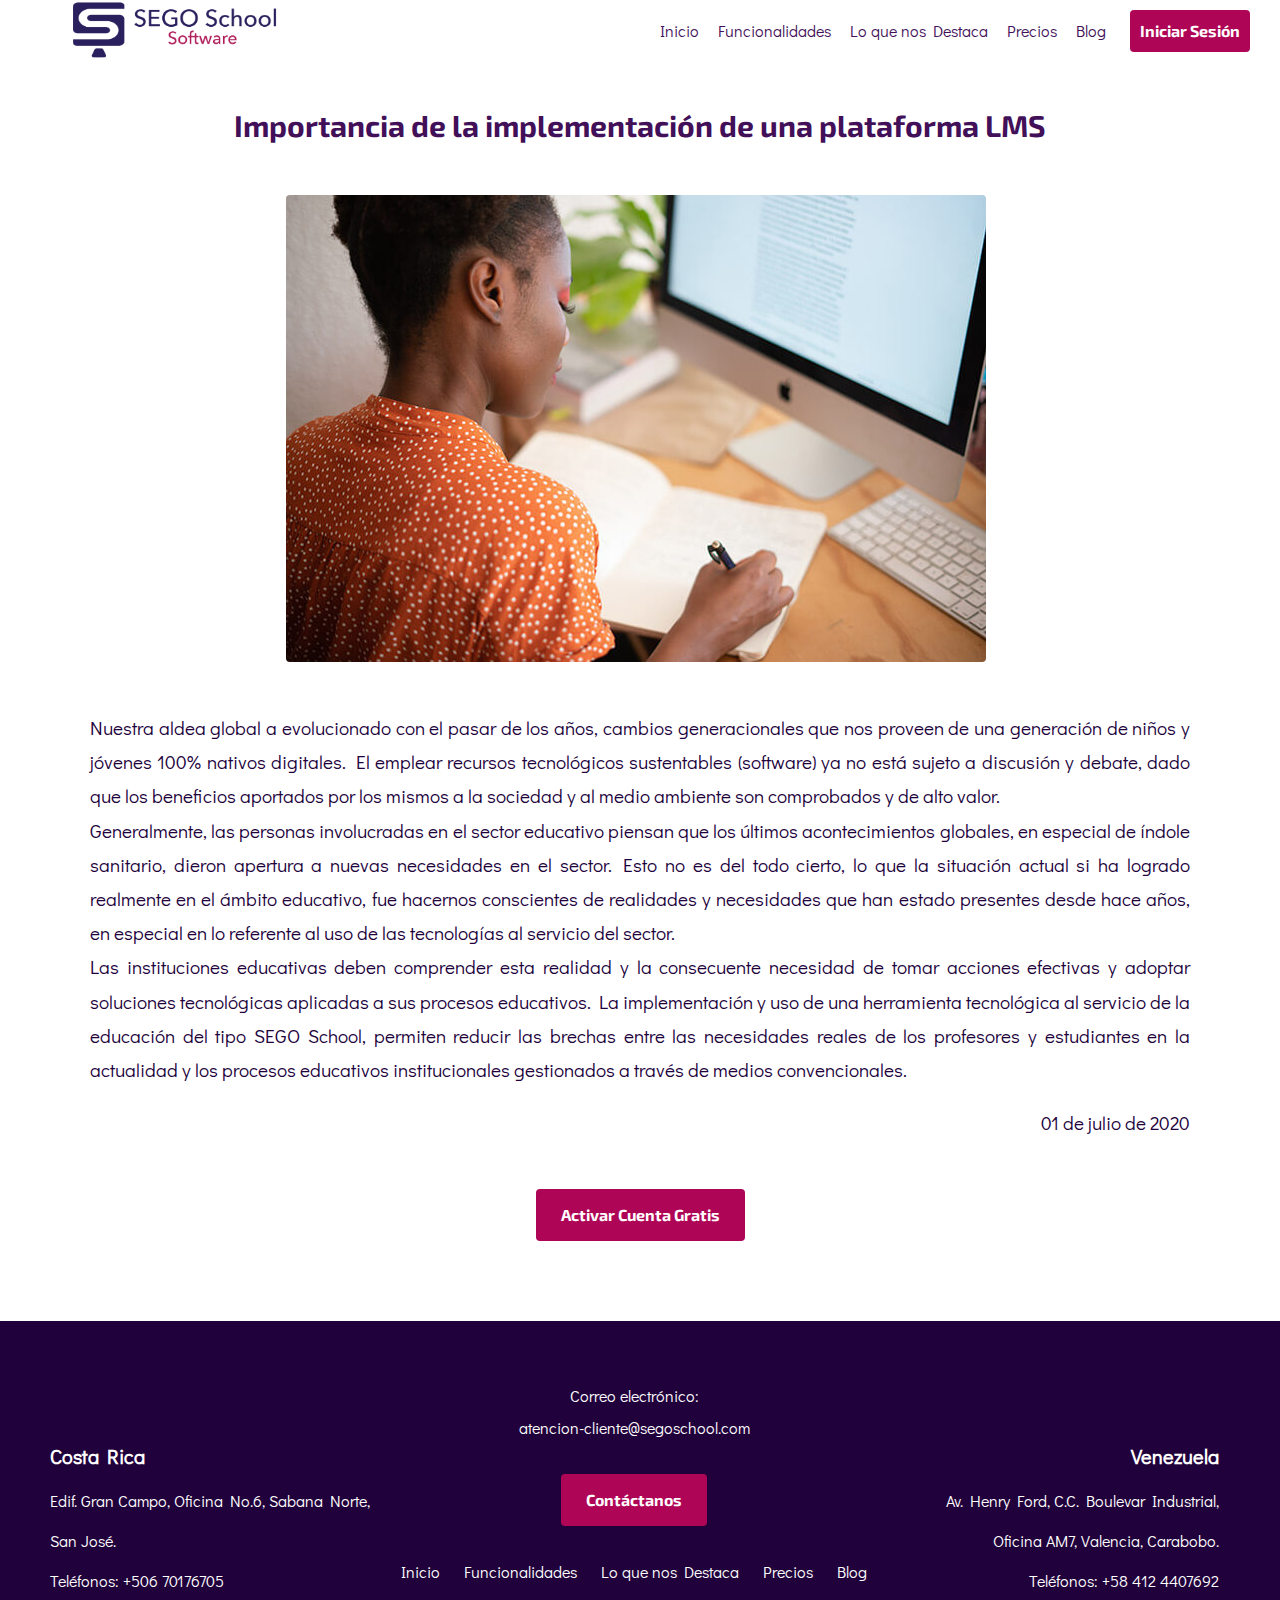
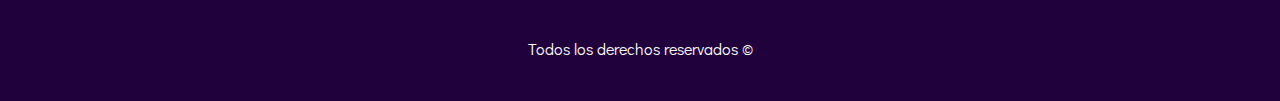
<file: blogE3.html>
<!DOCTYPE html>
<html lang="en">

<head>
    <meta charset="UTF-8">
    <meta name="viewport" content="width=device-width, initial-scale=1.0">
    <title>SEGO School - Blog</title>
    <link href="https://fonts.googleapis.com/css2?family=Didact+Gothic&display=swap" rel="stylesheet">
    <link href="https://fonts.googleapis.com/css2?family=Exo+2:wght@300;700;900&display=swap" rel="stylesheet">
    <link rel="stylesheet" href="https://use.fontawesome.com/releases/v5.8.1/css/all.css"
        integrity="sha384-50oBUHEmvpQ+1lW4y57PTFmhCaXp0ML5d60M1M7uH2+nqUivzIebhndOJK28anvf" crossorigin="anonymous">
    <link rel="stylesheet" href="css/normalize.css">
    <link rel="stylesheet" href="css/index.css">
</head>

<body>
    <div class="contenedor contenido-header">
            
        <div id="nav-barra" class="nav-barra interna">
            <div class="logo">
                <a href="index.html">
                    <img src="img/logoSEGOhorizontalmorado.png" alt="Logo SEGO">
                </a>
            </div>

            
            <div class="enlaces">
                <div id="mobile-menu" class="mobile-menu" onclick="cambiarClase()">
                    <a href="#navegacion">
                        <div class="bars"></div>
                    </a>
                </div>
                <nav id="navegacion" class="navegacion">
                    <a href="index.html"><i class="fa fa-home"></i>Inicio</a>
                    <a href="funcionalidades.html"><i class="fas fa-wrench"></i>Funcionalidades</a>
                    <a href="destacados.html"><i class="fas fa-medal"></i></i>Lo que nos Destaca</a>
                    <a href="precios.html"><i class="fas fa-gift"></i>Precios</a>
                    <a href="blog.html"><i class="fas fa-lightbulb"></i>Blog</a>
                    <a href="login.html" class="boton">Iniciar Sesión</a>
                </nav>
            </div>
        </div>
        <div class="contenido-inicio-i"></div>
    </div>
    <main>
        <div class="blog-interna">                            
            <h2 class="fw-700 centrar-texto">Importancia de la implementación de una plataforma LMS</h2>
            
                <div class="entrada">
                    <div class="img-entrada">
                        <img src="img/entrada1.jpg" alt="Referente al Blog">
                    </div>
                    <div class="texto-entrada">
                        
                            <p>Nuestra aldea global a evolucionado con el pasar de los años, cambios
                                generacionales que nos proveen de una generación de niños y jóvenes 100% nativos
                                digitales. El emplear recursos tecnológicos sustentables (software) ya no está sujeto a
                                discusión y debate, dado que los beneficios aportados por los mismos a la sociedad
                                y al medio ambiente son comprobados y de alto valor. <br>
                                Generalmente, las personas involucradas en el sector educativo piensan que los
                                últimos acontecimientos globales, en especial de índole sanitario, dieron apertura a
                                nuevas necesidades en el sector. Esto no es del todo cierto, lo que la situación actual si ha logrado
                                realmente en el ámbito educativo, fue hacernos conscientes de
                                realidades y necesidades que han estado presentes desde hace años, en especial en
                                lo referente al uso de las tecnologías al servicio del sector. <br>
                                Las instituciones educativas deben comprender esta realidad y la consecuente
                                necesidad de tomar acciones efectivas y adoptar soluciones tecnológicas aplicadas a
                                sus procesos educativos. La implementación y uso de una herramienta tecnológica al
                                servicio de la educación del tipo SEGO School, permiten reducir las brechas entre las
                                necesidades reales de los profesores y estudiantes en la actualidad y los procesos
                                educativos institucionales gestionados a través de medios convencionales.
                            </p>
                            <p class="fecha">01 de julio de 2020</p>
                    </div>
                </div>
                <a href="contacto.html" class="boton">Activar Cuenta Gratis</a>
        </div>
    </main>

    <footer class="site-footer seccion">
        <!-- Footer-->
        <div class="contenedor contenedor-footer">
            <div class="izq">
                <p> <ul>
                    <li><span><strong>Costa Rica</strong></span></li>
                    <li>Edif. Gran Campo, Oficina No.6, Sabana Norte, San José.</li>
                    <li>Teléfonos: +506 70176705</li>
                </ul>
                </p>
            </div>
            <div class="centro">
                <ul class="redes">
                    <li><i class="fab fa-whatsapp"></i></li>
                    <li><i class="fab fa-telegram-plane"></i></li>
                    <li><i class="fab fa-twitter"></i></li>
                    <li><i class="fab fa-instagram"></i></li>
                    <li><i class="fab fa-facebook"></i></li>
                </ul>
                <p class="centrar-texto">Correo electrónico:<br> atencion-cliente@segoschool.com</p>
                <a href="contacto.html" class="boton">Contáctanos</a>
                <nav class="navegacion-footer">
                    <a href="index.html">Inicio</a>
                    <a href="funcionalidades.html">Funcionalidades</a>
                    <a href="destacados.html">Lo que nos Destaca</a>
                    <a href="precios.html">Precios</a>
                    <a href="blog.html">Blog</a>
                </nav>
            </div>
            <div class="derecha">
                <p> <ul>
                    <li><span><strong>Venezuela</strong></span></li>
                    <li>Av. Henry Ford, C.C. Boulevar Industrial, Oficina AM7, Valencia, Carabobo.</li>
                    <li>Teléfonos: +58 412 4407692</li>
                </ul>
                </p>
            </div>
        </div>
        <div class="copy">
            <p class="copyright">Todos los derechos reservados &copy; </p>
        </div>
    </footer>
    
    <script src="JS/app.js"></script>
</body>

</html>
</file>
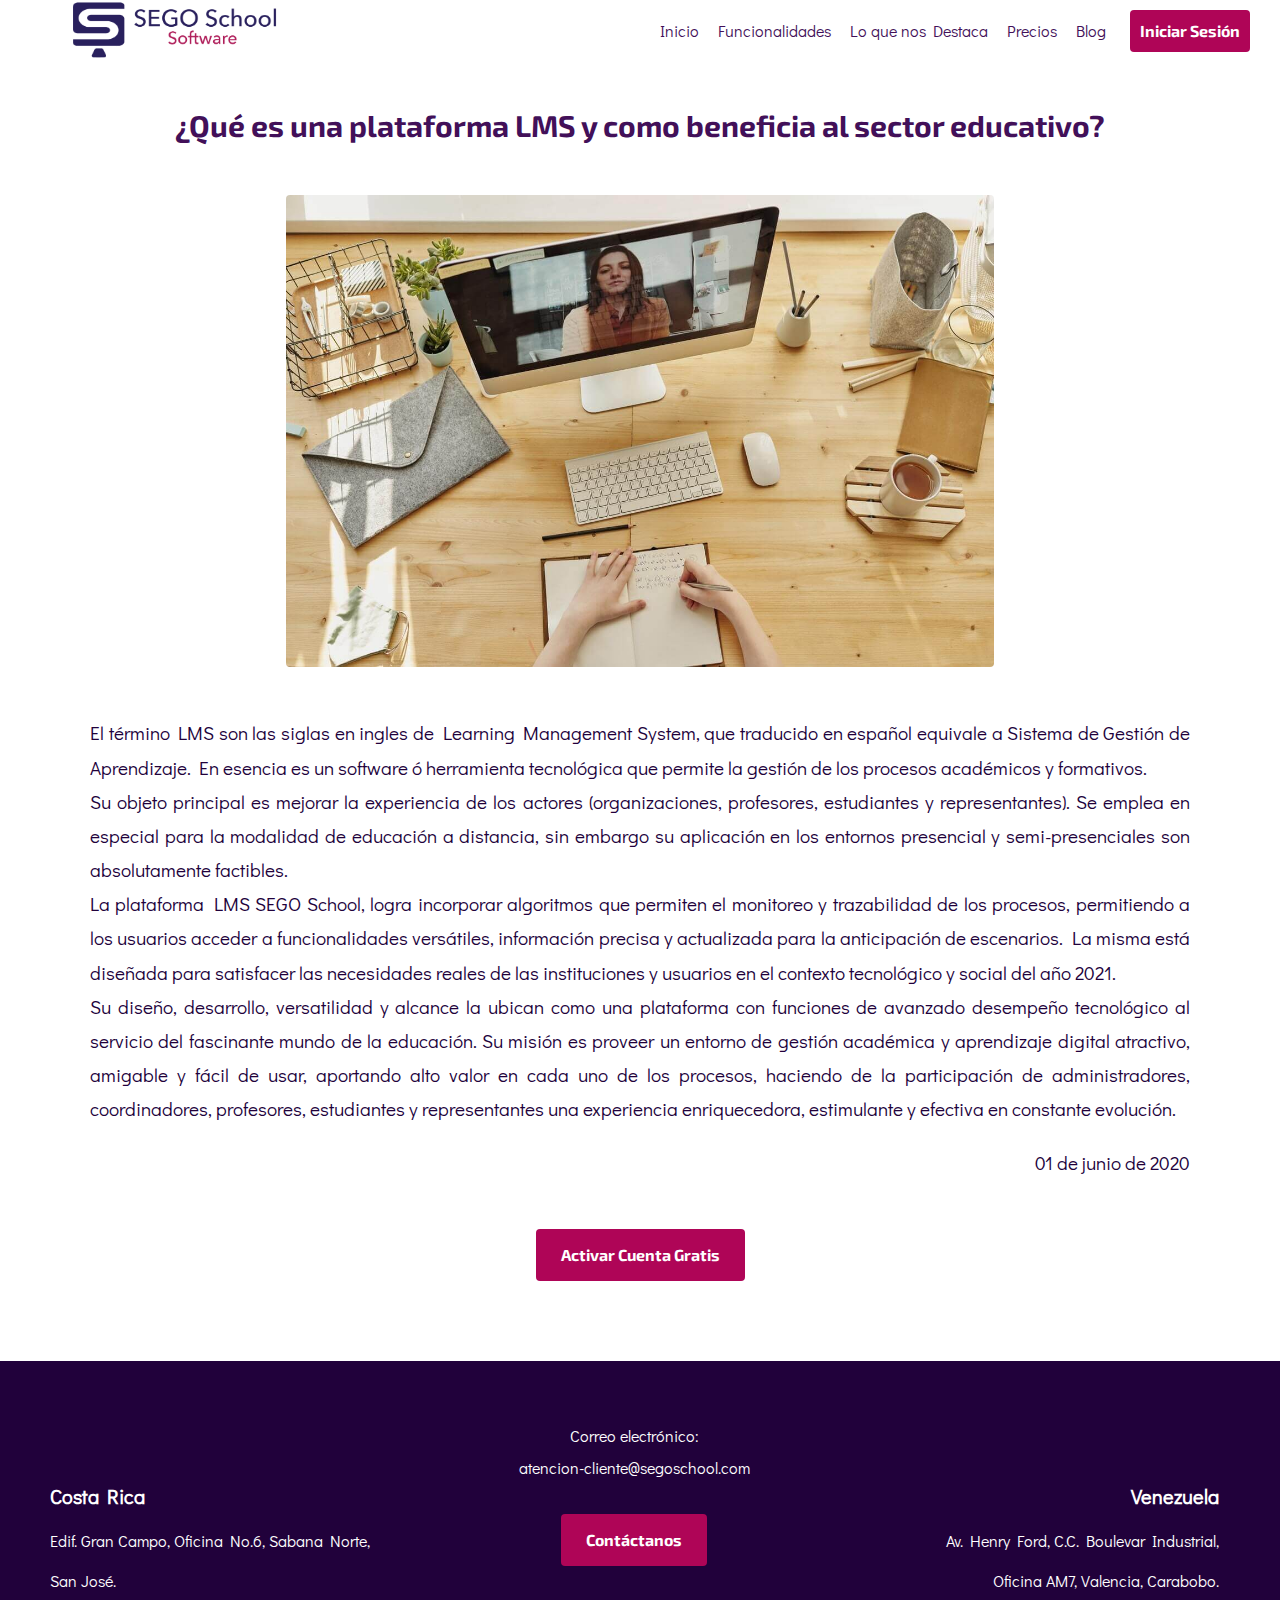
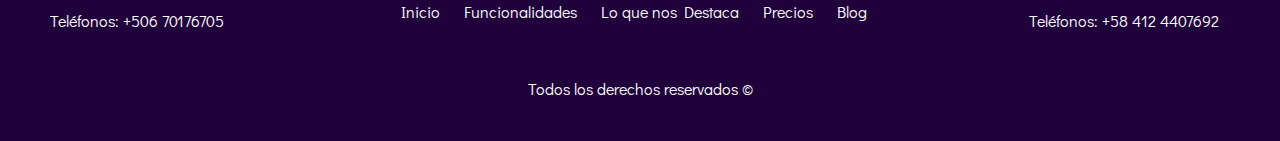
<file: blogE4.html>
<!DOCTYPE html>
<html lang="en">

<head>
    <meta charset="UTF-8">
    <meta name="viewport" content="width=device-width, initial-scale=1.0">
    <title>SEGO School - Blog</title>
    <link href="https://fonts.googleapis.com/css2?family=Didact+Gothic&display=swap" rel="stylesheet">
    <link href="https://fonts.googleapis.com/css2?family=Exo+2:wght@300;700;900&display=swap" rel="stylesheet">
    <link rel="stylesheet" href="https://use.fontawesome.com/releases/v5.8.1/css/all.css"
        integrity="sha384-50oBUHEmvpQ+1lW4y57PTFmhCaXp0ML5d60M1M7uH2+nqUivzIebhndOJK28anvf" crossorigin="anonymous">
    <link rel="stylesheet" href="css/normalize.css">
    <link rel="stylesheet" href="css/index.css">
</head>

<body>
    <div class="contenedor contenido-header">
            
        <div id="nav-barra" class="nav-barra interna">
            <div class="logo">
                <a href="index.html">
                    <img src="img/logoSEGOhorizontalmorado.png" alt="Logo SEGO">
                </a>
            </div>

            
            <div class="enlaces">
                <div id="mobile-menu" class="mobile-menu" onclick="cambiarClase()">
                    <a href="#navegacion">
                        <div class="bars"></div>
                    </a>
                </div>
                <nav id="navegacion" class="navegacion">
                    <a href="index.html"><i class="fa fa-home"></i>Inicio</a>
                    <a href="funcionalidades.html"><i class="fas fa-wrench"></i>Funcionalidades</a>
                    <a href="destacados.html"><i class="fas fa-medal"></i></i>Lo que nos Destaca</a>
                    <a href="precios.html"><i class="fas fa-gift"></i>Precios</a>
                    <a href="blog.html"><i class="fas fa-lightbulb"></i>Blog</a>
                    <a href="login.html" class="boton">Iniciar Sesión</a>
                </nav>
            </div>
        </div>
        <div class="contenido-inicio-i"></div>
    </div>
    <main>
        <div class="blog-interna">                            
            <h2 class="fw-700 centrar-texto">¿Qué es una plataforma LMS y como beneficia al sector educativo?</h2>
            
                <div class="entrada">
                    <div class="img-entrada">
                        <img src="img/ultima-entrada.jpg" alt="Referente al Blog">
                    </div>
                    <div class="texto-entrada">
                            <p>El término LMS son las siglas en ingles de Learning Management System, que
                                traducido en español equivale a Sistema de Gestión de Aprendizaje. En esencia es un
                                software ó herramienta tecnológica que permite la gestión de los procesos
                                académicos y formativos. <br> Su objeto principal es mejorar la experiencia de los actores
                                (organizaciones, profesores, estudiantes y representantes). Se emplea en especial
                                para la modalidad de educación a distancia, sin embargo su aplicación en los
                                entornos presencial y semi-presenciales son absolutamente factibles. <br>
                                La plataforma LMS SEGO School, logra incorporar algoritmos que permiten el
                                monitoreo y trazabilidad de los procesos, permitiendo a los usuarios acceder a
                                funcionalidades versátiles, información precisa y actualizada para la anticipación de
                                escenarios. La misma está diseñada para satisfacer las necesidades reales de las
                                instituciones y usuarios en el contexto tecnológico y social del año 2021. <br> Su diseño,
                                desarrollo, versatilidad y alcance la ubican como una plataforma con funciones de
                                avanzado desempeño tecnológico al servicio del fascinante mundo de la educación.
                                Su misión es proveer un entorno de gestión académica y aprendizaje digital atractivo,
                                amigable y fácil de usar, aportando alto valor en cada uno de los procesos, haciendo
                                de la participación de administradores, coordinadores, profesores, estudiantes y
                                representantes una experiencia enriquecedora, estimulante y efectiva en constante
                                evolución.
                            </p>
                            <p class="fecha">01 de junio de 2020</p>
                        </div>
                    </div>
                    <a href="contacto.html" class="boton">Activar Cuenta Gratis</a>

            </div>
            
        </div>
    </main>

    <footer class="site-footer seccion">
        <!-- Footer-->
        <div class="contenedor contenedor-footer">
            <div class="izq">
                <p> <ul>
                    <li><span><strong>Costa Rica</strong></span></li>
                    <li>Edif. Gran Campo, Oficina No.6, Sabana Norte, San José.</li>
                    <li>Teléfonos: +506 70176705</li>
                </ul>
                </p>
            </div>
            <div class="centro">
                <ul class="redes">
                    <li><i class="fab fa-whatsapp"></i></li>
                    <li><i class="fab fa-telegram-plane"></i></li>
                    <li><i class="fab fa-twitter"></i></li>
                    <li><i class="fab fa-instagram"></i></li>
                    <li><i class="fab fa-facebook"></i></li>
                </ul>
                <p class="centrar-texto">Correo electrónico:<br> atencion-cliente@segoschool.com</p>
                <a href="contacto.html" class="boton">Contáctanos</a>
                <nav class="navegacion-footer">
                    <a href="index.html">Inicio</a>
                    <a href="funcionalidades.html">Funcionalidades</a>
                    <a href="destacados.html">Lo que nos Destaca</a>
                    <a href="precios.html">Precios</a>
                    <a href="blog.html">Blog</a>
                </nav>
            </div>
            <div class="derecha">
                <p> <ul>
                    <li><span><strong>Venezuela</strong></span></li>
                    <li>Av. Henry Ford, C.C. Boulevar Industrial, Oficina AM7, Valencia, Carabobo.</li>
                    <li>Teléfonos: +58 412 4407692</li>
                </ul>
                </p>
            </div>
        </div>
        <div class="copy">
            <p class="copyright">Todos los derechos reservados &copy; </p>
        </div>
    </footer>
    
    <script src="JS/app.js"></script>
</body>

</html>
</file>
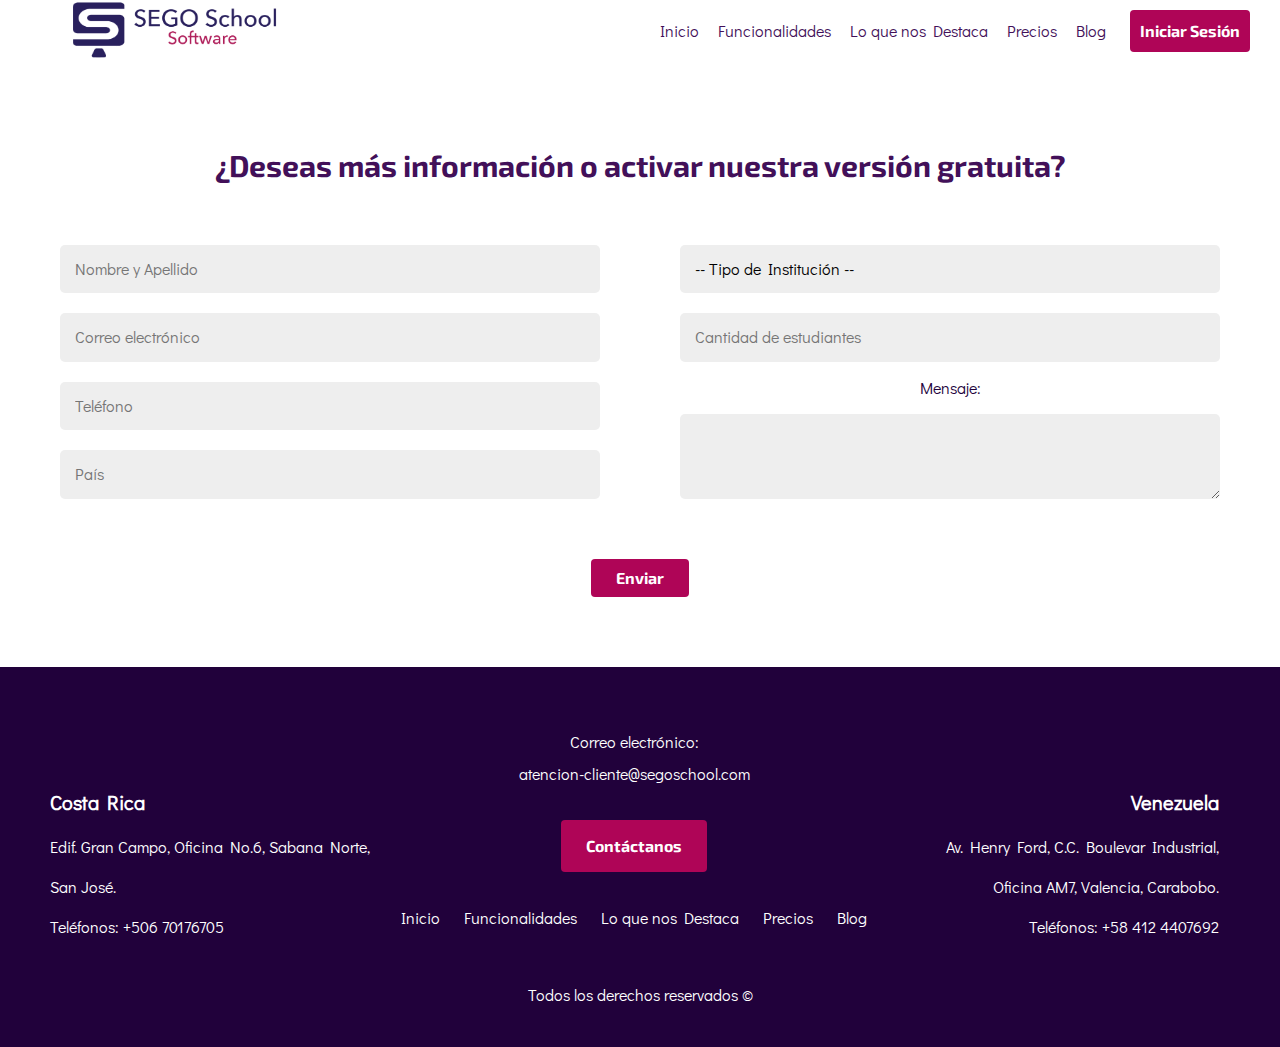
<file: contacto.html>
<!DOCTYPE html>
<html lang="en">
<head>
    <meta charset="UTF-8">
    <meta name="viewport" content="width=device-width, initial-scale=1.0">
    <title>SEGO School - Contacto</title>
    <link href="https://fonts.googleapis.com/css2?family=Didact+Gothic&display=swap" rel="stylesheet">
    <link href="https://fonts.googleapis.com/css2?family=Exo+2:wght@300;700;900&display=swap" rel="stylesheet">
    <link rel="stylesheet" href="https://use.fontawesome.com/releases/v5.8.1/css/all.css"
        integrity="sha384-50oBUHEmvpQ+1lW4y57PTFmhCaXp0ML5d60M1M7uH2+nqUivzIebhndOJK28anvf" crossorigin="anonymous">
    <link rel="stylesheet" href="css/normalize.css">
    <link rel="stylesheet" href="css/index.css">
</head>
<body>
    <div class="contenedor contenido-header">
            
        <div id="nav-barra" class="nav-barra interna">
            <div class="logo">
                <a href="index.html">
                    <img src="img/logoSEGOhorizontalmorado.png" alt="Logo SEGO">
                </a>
            </div>

            
            <div class="enlaces">
                <div id="mobile-menu" class="mobile-menu" onclick="cambiarClase()">
                    <a href="#navegacion">
                        <div class="bars"></div>
                    </a>
                </div>
                <nav id="navegacion" class="navegacion">
                    <a href="index.html"><i class="fa fa-home"></i>Inicio</a>
                    <a href="funcionalidades.html"><i class="fas fa-wrench"></i>Funcionalidades</a>
                    <a href="destacados.html"><i class="fas fa-medal"></i></i>Lo que nos Destaca</a>
                    <a href="precios.html"><i class="fas fa-gift"></i>Precios</a>
                    <a href="blog.html"><i class="fas fa-lightbulb"></i>Blog</a>
                    <a href="login.html" class="boton">Iniciar Sesión</a>
                </nav>
            </div>
        </div>
        <div class="contenido-inicio-i"></div>
    </div>
<main>
    <div class="contenedor seccion">
        <!-- Formularios de Contacto-->
        <div class="contenido-form">
            <h2 class="fw-700 centrar-texto">¿Deseas más información o activar nuestra versión gratuita?</h2>
            <form class="contacto" action="">
                <div class="col1">
                    <label for="nombre"></label>
                    <input type="text" id="nombre" placeholder="Nombre y Apellido">

                    <label for="email"></label>
                    <input type="email" id="email" placeholder="Correo electrónico" required>

                    <label for="telefono"></label>
                    <input type="tel" id="telefono" placeholder="Teléfono" required>
                    <label for="nombre"></label>
                    <input type="text" id="pais" placeholder="País">
                    
                </div>

                <div class="col2">
                    <label for="opciones"></label>
                    <select id="opciones">
                        <option value="" disabled selected>-- Tipo de Institución --</option>
                        <option value="primaria">Kinder - Educación Primaria</option>
                        <option value="secundaria">Educación secundaria</option>
                        <option value="kinprimsec">Kinder - Ed. primaria - Ed. secundaria</option>
                        <option value="tecnico">Instituto técnico</option>
                        <option value="universidad">Universidad</option>
                        <option value="empresa">Empresa pública o privada</option>
                        <option value="otro">Otros</option>
                    </select>
                    <label for="cantidad"></label>
                    <input type="number" min="0" max="" step="1" placeholder="Cantidad de estudiantes">
                    <label for="mensaje" style="text-align: center">Mensaje:</label>
                    <textarea id="mensaje"></textarea>
                </div>

            </form>
            <div class="centrar-elemento">
                <input type="submit" value="Enviar" class="boton">
            </div>
        </div>
    </div> <!-- Formularios de Contacto-->
</main>

<footer class="site-footer seccion">
    <!-- Footer-->
    <div class="contenedor contenedor-footer">
        <div class="izq">
            <p> <ul>
                <li><span><strong>Costa Rica</strong></span></li>
                <li>Edif. Gran Campo, Oficina No.6, Sabana Norte, San José.</li>
                <li>Teléfonos: +506 70176705</li>
            </ul>
            </p>
        </div>
        <div class="centro">
            <ul class="redes">
                <li><i class="fab fa-whatsapp"></i></li>
                <li><i class="fab fa-telegram-plane"></i></li>
                <li><i class="fab fa-twitter"></i></li>
                <li><i class="fab fa-instagram"></i></li>
                <li><i class="fab fa-facebook"></i></li>
            </ul>
            <p class="centrar-texto">Correo electrónico:<br> atencion-cliente@segoschool.com</p>
            <a href="contacto.html" class="boton">Contáctanos</a>
            <nav class="navegacion-footer">
                <a href="index.html">Inicio</a>
                <a href="funcionalidades.html">Funcionalidades</a>
                <a href="destacados.html">Lo que nos Destaca</a>
                <a href="precios.html">Precios</a>
                <a href="blog.html">Blog</a>
            </nav>
        </div>
        <div class="derecha">
            <p> <ul>
                <li><span><strong>Venezuela</strong></span></li>
                <li>Av. Henry Ford, C.C. Boulevar Industrial, Oficina AM7, Valencia, Carabobo.</li>
                <li>Teléfonos: +58 412 4407692</li>
            </ul>
            </p>
        </div>
    </div>
    <div class="copy">
        <p class="copyright">Todos los derechos reservados &copy; </p>
    </div>
</footer>
        <script src="JS/app.js"></script>
</body>
</html>
</file>
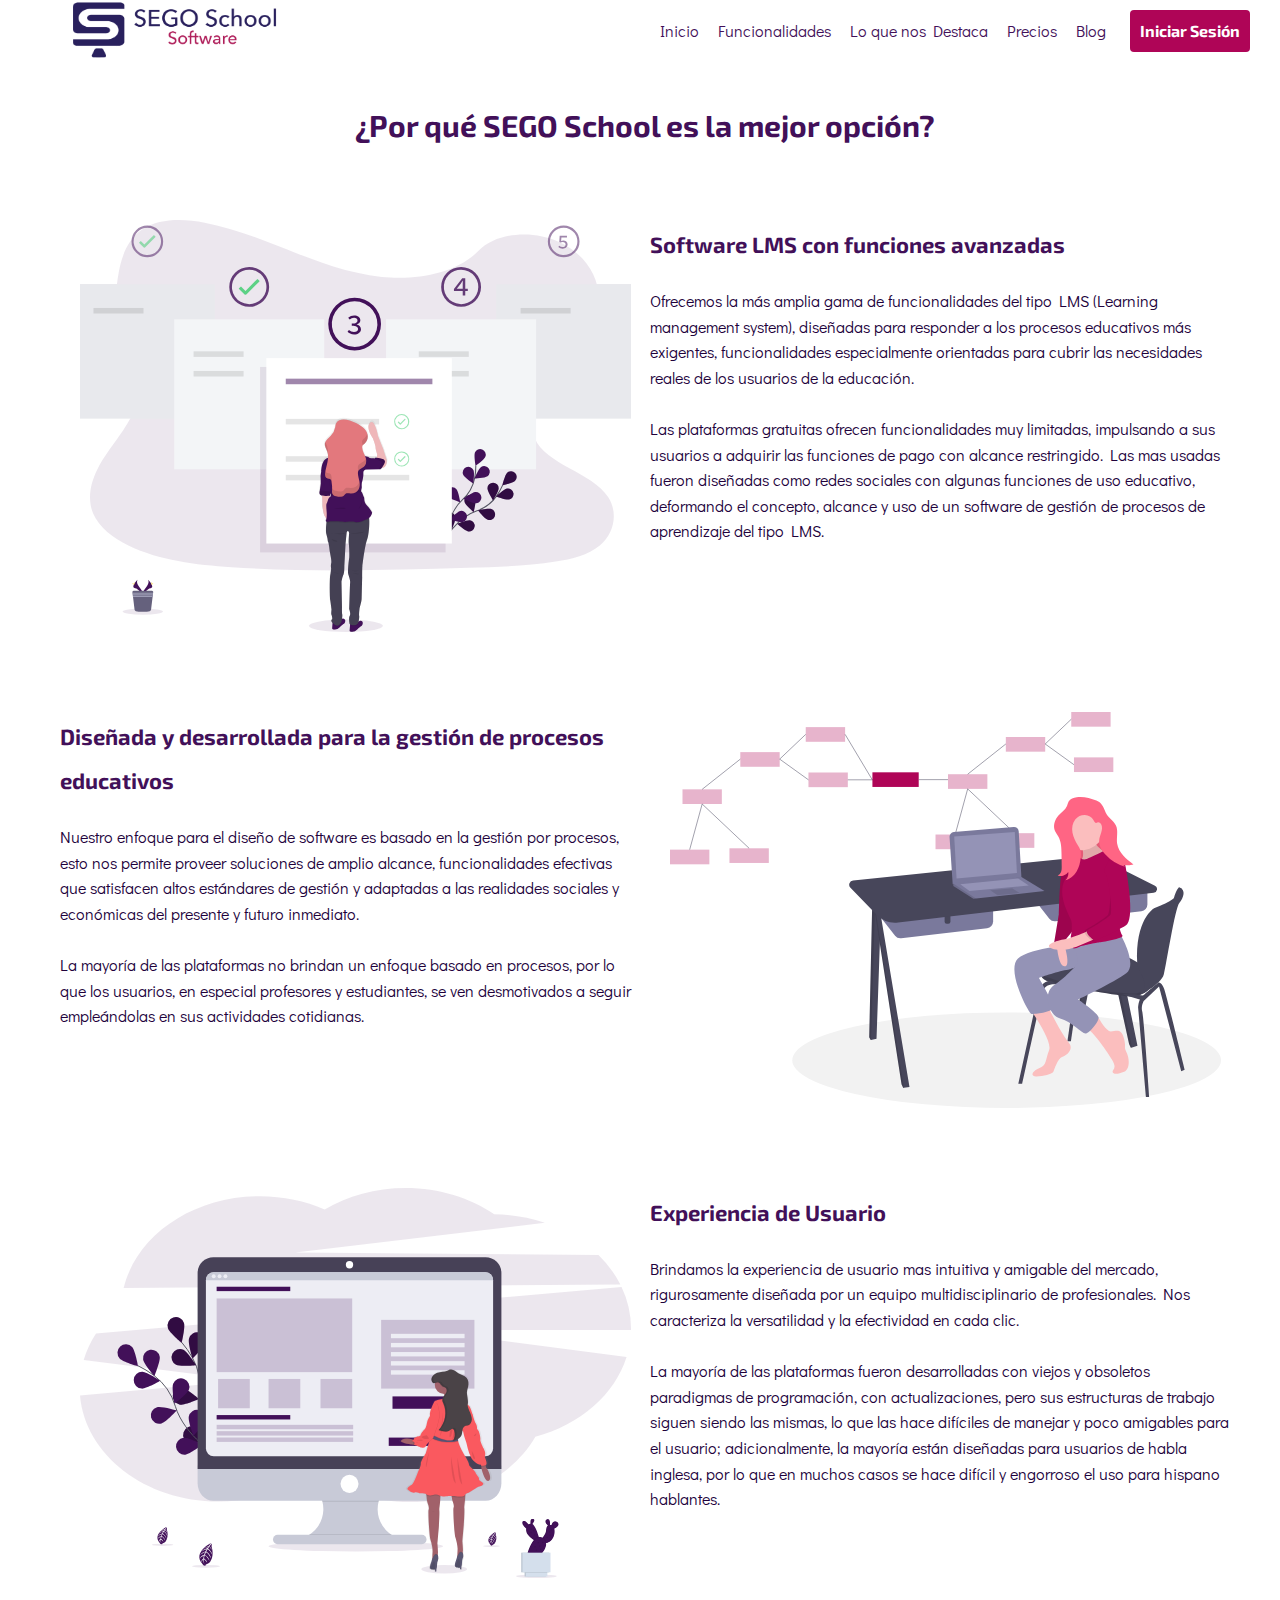
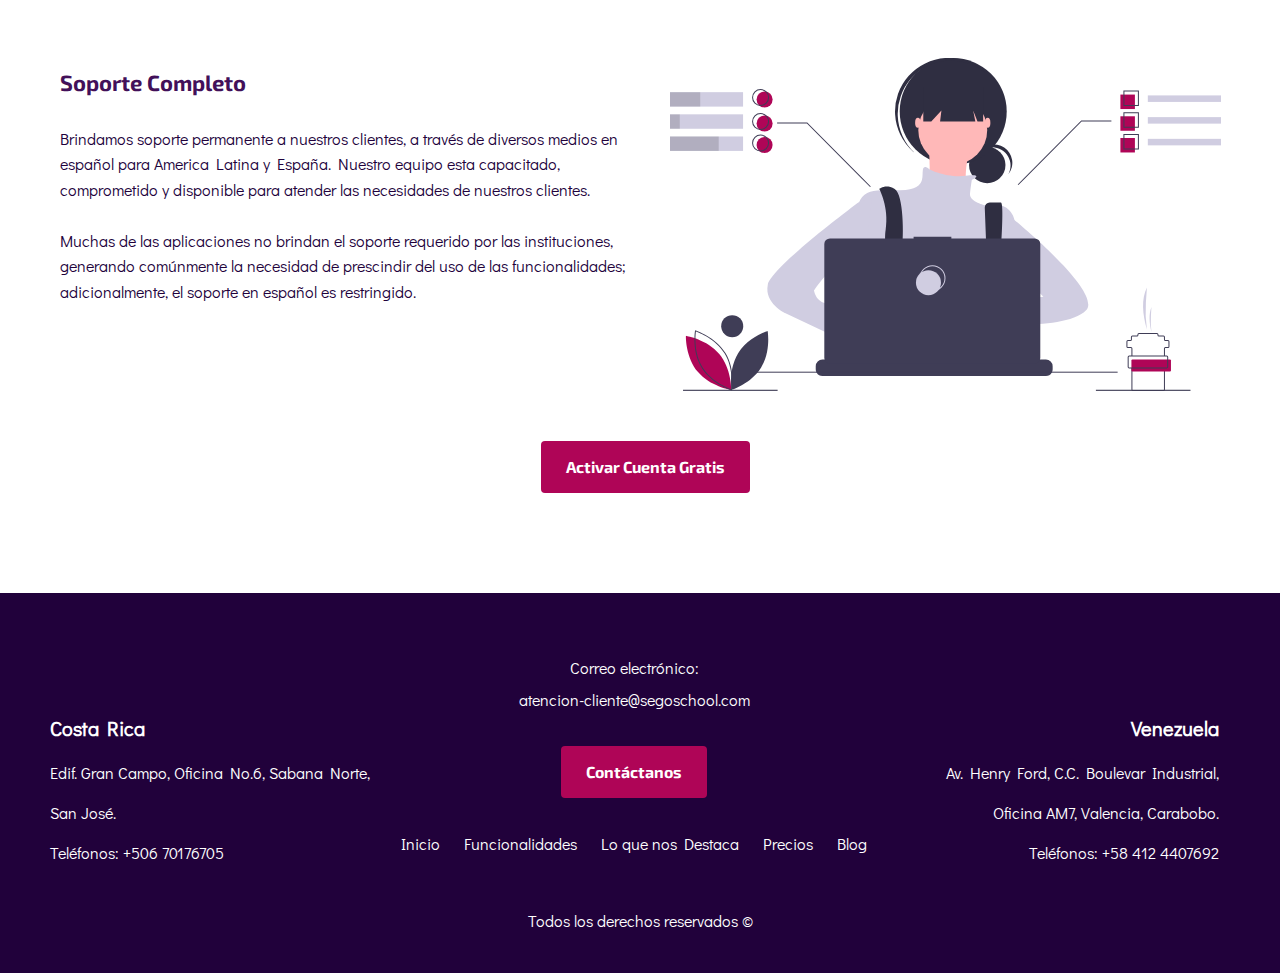
<file: destacados.html>
<!DOCTYPE html>
<html lang="en">

<head>
    <meta charset="UTF-8">
    <meta name="viewport" content="width=device-width, initial-scale=1.0">
    <title>SEGO School - Lo que nos destaca</title>
    <link href="https://fonts.googleapis.com/css2?family=Didact+Gothic&display=swap" rel="stylesheet">
    <link href="https://fonts.googleapis.com/css2?family=Exo+2:wght@300;700;900&display=swap" rel="stylesheet">
    <link rel="stylesheet" href="https://use.fontawesome.com/releases/v5.8.1/css/all.css"
        integrity="sha384-50oBUHEmvpQ+1lW4y57PTFmhCaXp0ML5d60M1M7uH2+nqUivzIebhndOJK28anvf" crossorigin="anonymous">
    <link rel="stylesheet" href="css/normalize.css">
    <link rel="stylesheet" href="css/index.css">
</head>

<body>
    <div class="contenedor contenido-header">
            
        <div id="nav-barra" class="nav-barra interna">
            <div class="logo">
                <a href="index.html">
                    <img src="img/logoSEGOhorizontalmorado.png" alt="Logo SEGO">
                </a>
            </div>

            
            <div class="enlaces">
                <div id="mobile-menu" class="mobile-menu" onclick="cambiarClase()">
                    <a href="#navegacion">
                        <div class="bars"></div>
                    </a>
                </div>
                <nav id="navegacion" class="navegacion">
                    <a href="index.html"><i class="fa fa-home"></i>Inicio</a>
                    <a href="funcionalidades.html"><i class="fas fa-wrench"></i>Funcionalidades</a>
                    <a href="destacados.html"><i class="fas fa-medal"></i></i>Lo que nos Destaca</a>
                    <a href="precios.html"><i class="fas fa-gift"></i>Precios</a>
                    <a href="blog.html"><i class="fas fa-lightbulb"></i>Blog</a>
                    <a href="login.html" class="boton">Iniciar Sesión</a>
                </nav>
            </div>
        </div>
        <div class="contenido-inicio-i"></div>
    </div>

    <main class="contenedor">
        <div class="destacados-interna">
            <h2 class="fw-700 centrar-texto">¿Por qué SEGO School es la mejor opción?</h2>

            <div class="container-interna">
                <img src="img/destacado1.svg" alt="Imagen de Destacado 1">
                <div class="texto">
                    <h3>Software LMS con funciones avanzadas</h3>
                    <p>Ofrecemos la más amplia gama de funcionalidades del tipo LMS (Learning management system), diseñadas para responder a los procesos educativos más exigentes, funcionalidades especialmente orientadas para cubrir las necesidades reales de los usuarios de la educación. <br> <br>

                        Las plataformas gratuitas ofrecen funcionalidades muy limitadas, impulsando a sus usuarios a adquirir las funciones de pago con alcance restringido. Las mas usadas fueron diseñadas como redes sociales con algunas funciones de uso educativo, deformando el concepto, alcance y uso de un software de gestión de procesos de aprendizaje del tipo LMS.
                                              
                    </p>
                </div>
            </div>

            <div class="container-interna">
                <img src="img/destacado2.svg" alt="Imagen de Destacado 2">
                <div class="texto">
                    <h3>Diseñada y desarrollada para la gestión de procesos educativos</h3>
                    <p>Nuestro enfoque para el diseño de software es basado en la gestión por procesos, esto nos permite proveer soluciones de amplio alcance, funcionalidades efectivas que satisfacen altos estándares de gestión y adaptadas a las realidades sociales y económicas del presente y futuro inmediato. <br><br>

                        La mayoría de las plataformas no brindan un enfoque basado en procesos, por lo que los usuarios, en especial profesores y estudiantes, se ven desmotivados a seguir empleándolas en sus actividades cotidianas.
                                               
                    </p>
                </div>
               
            </div>

            <div class="container-interna">
                <img src="img/destacado3.svg" alt="Imagen de Destacado 3">
                <div class="texto">
                    <h3>Experiencia de Usuario</h3>
                    <p>Brindamos la experiencia de usuario mas intuitiva y amigable del mercado, rigurosamente diseñada por un equipo multidisciplinario de profesionales. Nos caracteriza la versatilidad y la efectividad en cada clic. <br><br>

                        La mayoría de las plataformas fueron desarrolladas con viejos y obsoletos paradigmas de programación, con actualizaciones, pero sus estructuras de trabajo siguen siendo las mismas, lo que las hace difíciles de manejar y poco amigables para el usuario; adicionalmente, la mayoría están diseñadas para usuarios de habla inglesa, por lo que en muchos casos se hace difícil y engorroso el uso para hispano hablantes.
                    </p>
                </div>
            </div>

            <div class="container-interna">
                <img src="img/destacado4.svg" alt="Imagen de Destacado 4">
                <div class="texto">
                    <h3>Soporte Completo</h3>
                    <p>Brindamos soporte permanente a nuestros clientes, a través de diversos medios en español para America Latina y España. Nuestro equipo esta capacitado, comprometido y disponible para atender las necesidades de nuestros clientes. <br><br>

                        Muchas de las aplicaciones no brindan el soporte requerido por las instituciones, generando comúnmente la necesidad de prescindir del uso de las funcionalidades; adicionalmente, el soporte en español es restringido.               
                    </p>
                </div>
               
            </div>
            <a href="contacto.html" class="boton">Activar Cuenta Gratis</a>
        </div>

    </main>

    <footer class="site-footer seccion">
        <!-- Footer-->
        <div class="contenedor contenedor-footer">
            <div class="izq">
                <p> <ul>
                    <li><span><strong>Costa Rica</strong></span></li>
                    <li>Edif. Gran Campo, Oficina No.6, Sabana Norte, San José.</li>
                    <li>Teléfonos: +506 70176705</li>
                </ul>
                </p>
            </div>
            <div class="centro">
                <ul class="redes">
                    <li><i class="fab fa-whatsapp"></i></li>
                    <li><i class="fab fa-telegram-plane"></i></li>
                    <li><i class="fab fa-twitter"></i></li>
                    <li><i class="fab fa-instagram"></i></li>
                    <li><i class="fab fa-facebook"></i></li>
                </ul>
                <p class="centrar-texto">Correo electrónico:<br> atencion-cliente@segoschool.com</p>
                <a href="contacto.html" class="boton">Contáctanos</a>
                <nav class="navegacion-footer">
                    <a href="index.html">Inicio</a>
                    <a href="funcionalidades.html">Funcionalidades</a>
                    <a href="destacados.html">Lo que nos Destaca</a>
                    <a href="precios.html">Precios</a>
                    <a href="blog.html">Blog</a>
                </nav>
            </div>
            <div class="derecha">
                <p> <ul>
                    <li><span><strong>Venezuela</strong></span></li>
                    <li>Av. Henry Ford, C.C. Boulevar Industrial, Oficina AM7, Valencia, Carabobo.</li>
                    <li>Teléfonos: +58 412 4407692</li>
                </ul>
                </p>
            </div>
        </div>
        <div class="copy">
            <p class="copyright">Todos los derechos reservados &copy; </p>
        </div>
    </footer>

   
    <script src="JS/app.js"></script>
</body>

</html>
</file>
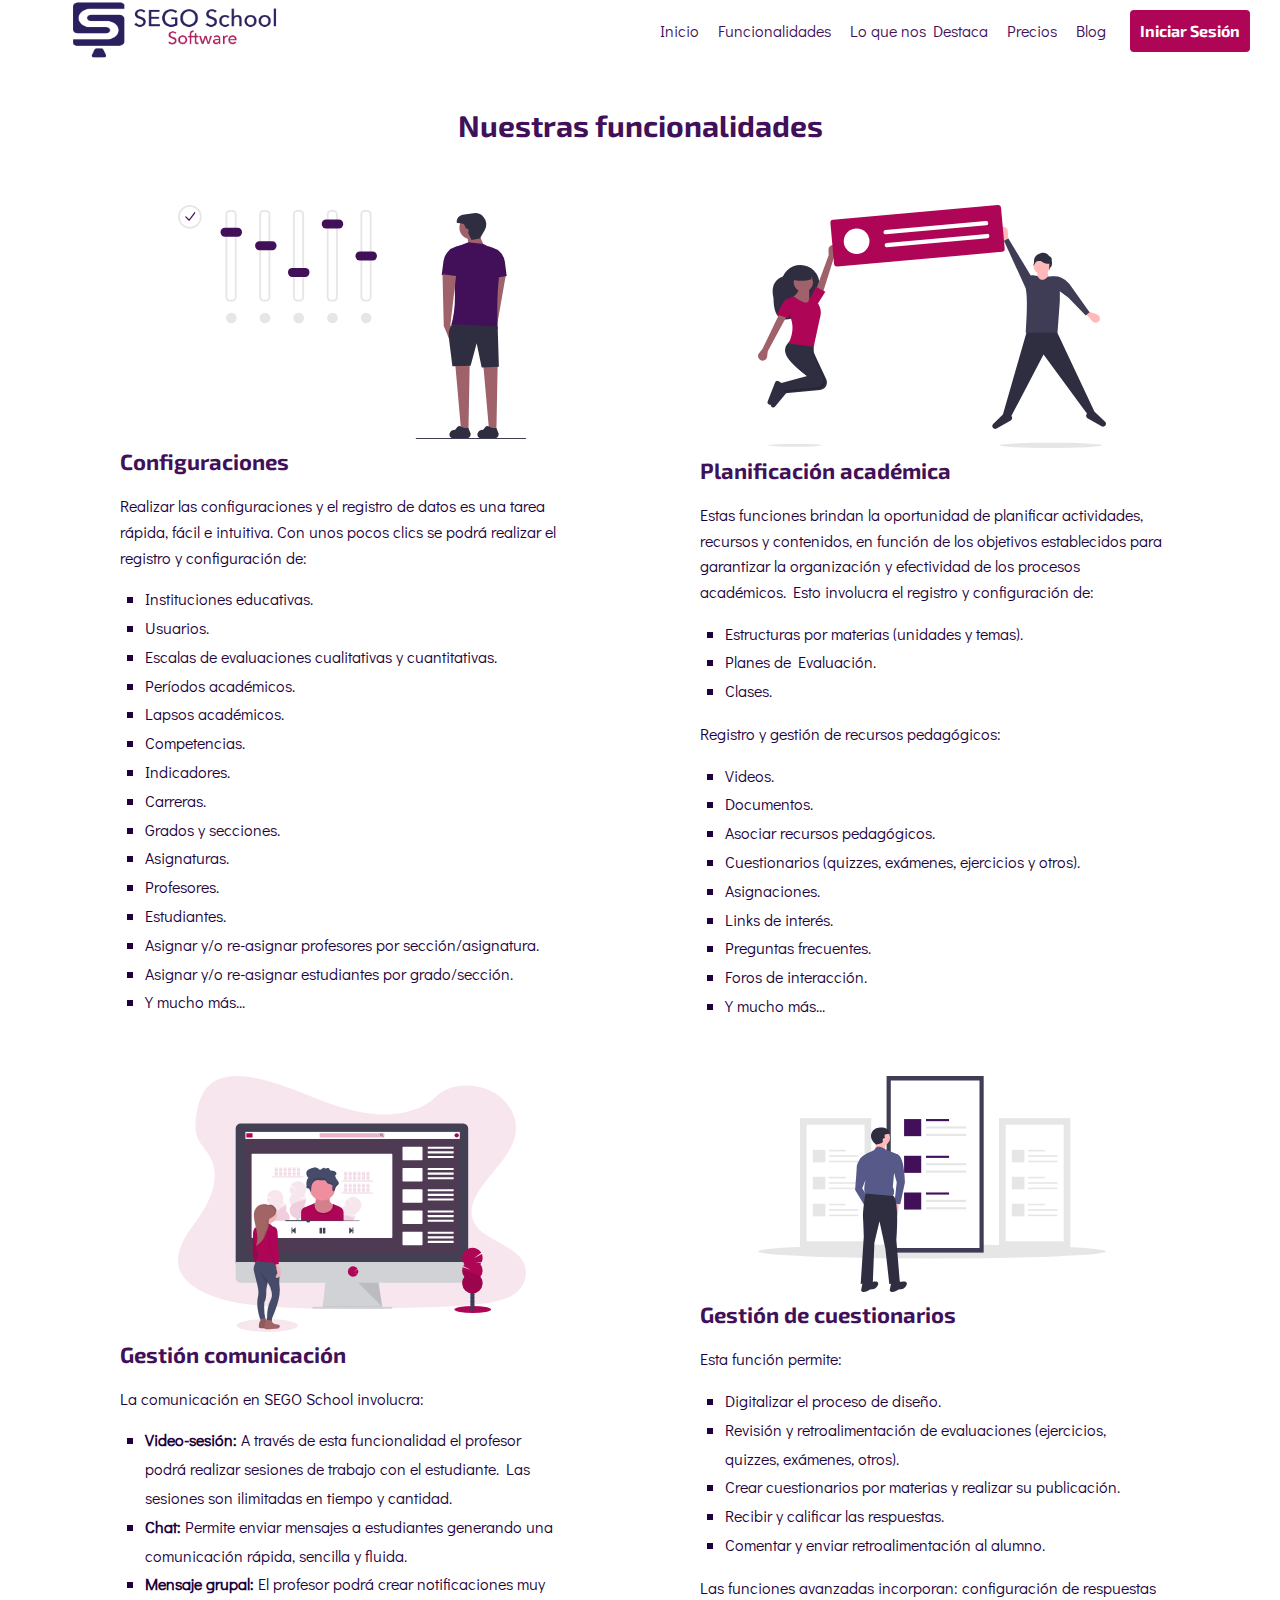
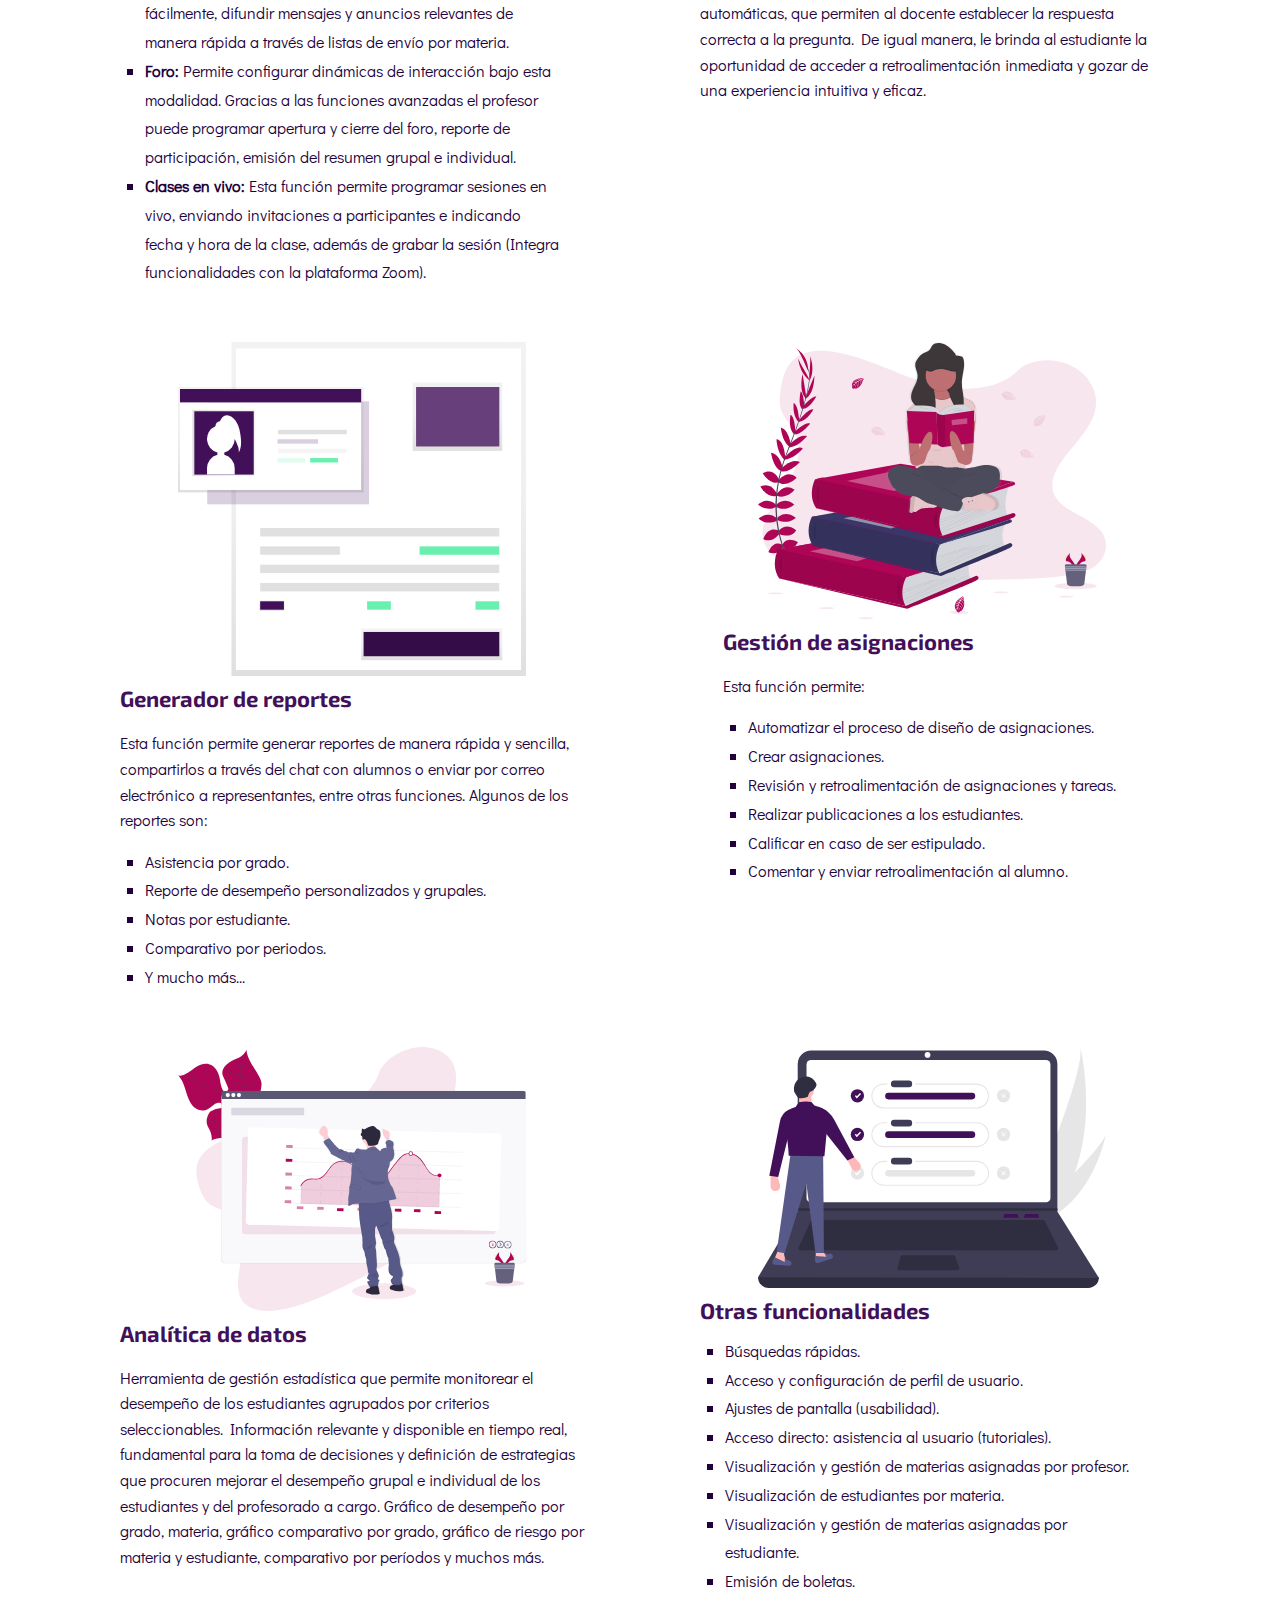
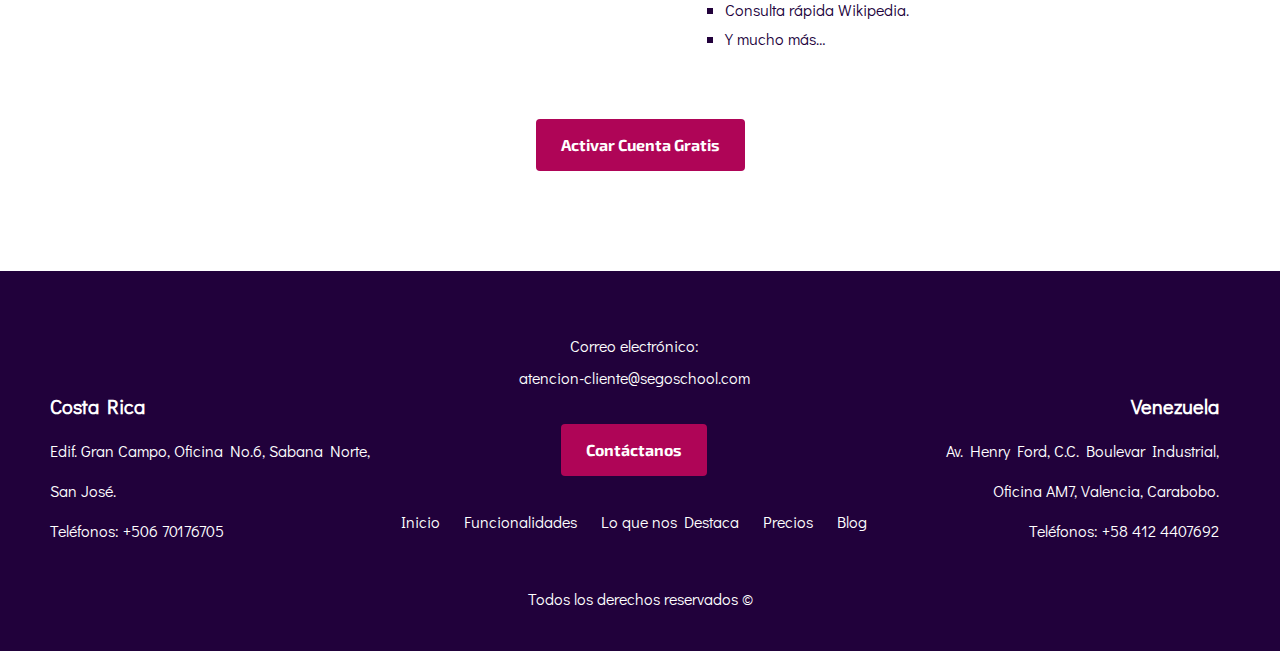
<file: funcionalidades.html>
<!DOCTYPE html>
<html lang="en">

<head>
    <meta charset="UTF-8">
    <meta name="viewport" content="width=device-width, initial-scale=1.0">
    <title>SEGO School - Funcionalidades</title>
    <link href="https://fonts.googleapis.com/css2?family=Didact+Gothic&display=swap" rel="stylesheet">
    <link href="https://fonts.googleapis.com/css2?family=Exo+2:wght@300;700;900&display=swap" rel="stylesheet">
    <link rel="stylesheet" href="https://use.fontawesome.com/releases/v5.8.1/css/all.css"
        integrity="sha384-50oBUHEmvpQ+1lW4y57PTFmhCaXp0ML5d60M1M7uH2+nqUivzIebhndOJK28anvf" crossorigin="anonymous">
    <link rel="stylesheet" href="css/normalize.css">
    <link rel="stylesheet" href="css/index.css">
</head>

<body>
        <div class="contenedor contenido-header">
            
            <div id="nav-barra" class="nav-barra interna">
                <div class="logo mostrar">
                    <a href="index.html">
                        <img src="img/logoSEGOhorizontalmorado.png" alt="Logo SEGO">
                    </a>
                </div>

                
                <div class="enlaces">
                    <div id="mobile-menu" class="mobile-menu" onclick="cambiarClase()">
                        <a href="#navegacion">
                            <div class="bars"></div>
                        </a>
                    </div>
                    <nav id="navegacion" class="navegacion">
                        <a href="index.html"><i class="fa fa-home"></i>Inicio</a>
                        <a href="funcionalidades.html"><i class="fas fa-wrench"></i>Funcionalidades</a>
                        <a href="destacados.html"><i class="fas fa-medal"></i></i>Lo que nos Destaca</a>
                        <a href="precios.html"><i class="fas fa-gift"></i>Precios</a>
                        <a href="blog.html"><i class="fas fa-lightbulb"></i>Blog</a>
                        <a href="login.html" class="boton">Iniciar Sesión</a>
                    </nav>
                </div>
            </div>
            <div class="contenido-inicio-i"></div>
        </div>

    <main class="contenedor seccion">
 
            <div class="funcionalidades-interna">
                <h2 class="fw-700 centrar-texto">Nuestras funcionalidades</h2>
                <div class="container-funcion">


                    <div class="container-interna">
                        <img src="img/configuraciones.svg" alt="Imagen de funcionalidad 1">
                        <div class="texto">
                            <h3>Configuraciones</h3>
                            <p>Realizar las configuraciones y el registro de datos es una tarea rápida, fácil e intuitiva. Con unos pocos clics se podrá realizar el registro y configuración de:
                                <ul>
                                    <li>Instituciones educativas.</li>
                                    <li>Usuarios.</li>
                                    <li>Escalas de evaluaciones cualitativas y cuantitativas.</li>
                                    <li>Períodos académicos.</li>
                                    <li>Lapsos académicos.</li>
                                    <li>Competencias.</li>
                                    <li>Indicadores.</li>
                                    <li>Carreras.</li>
                                    <li>Grados y secciones.</li>
                                    <li>Asignaturas.</li>
                                    <li>Profesores.</li>
                                    <li>Estudiantes.</li>
                                    <li>Asignar y/o re-asignar profesores por sección/asignatura.</li>
                                    <li>Asignar y/o re-asignar estudiantes por grado/sección.</li>
                                    <li>Y mucho más...</li>
                                </ul> 
                            </p>
                        </div>
                    </div>

                    <div class="container-interna">
                        <img src="img/planificacionacademica.svg" alt="Imagen de Destacado 2">
                        <div class="texto">
                            <h3>Planificación académica</h3>
                            <p>Estas funciones brindan la oportunidad de planificar actividades, recursos y contenidos, en función de los objetivos establecidos para garantizar la organización y efectividad de los procesos académicos. Esto involucra el registro y configuración de:
                            <ul>
                                <li>Estructuras por materias (unidades y temas).</li>
                                <li>Planes de Evaluación.</li>
                                <li>Clases.</li>
                            </ul>
                            <p>Registro y gestión de recursos pedagógicos:</p>
                                <ul>
                                    <li>Videos.</li>
                                    <li>Documentos.</li>
                                    <li>Asociar recursos pedagógicos.</li>
                                    <li>Cuestionarios (quizzes, exámenes, ejercicios y otros).</li>
                                    <li>Asignaciones.</li>
                                    <li>Links de interés.</li>
                                    <li>Preguntas frecuentes.</li>
                                    <li>Foros de interacción.</li>
                                    <li>Y mucho más...</li>
                                </ul>
                            </p>
                        </div>

                    </div>

                    <div class="container-interna">
                        <img src="img/comunicacion.svg" alt="Gestión comunicación">
                        <div class="texto">
                            <h3>Gestión comunicación</h3>
                            <p>La comunicación en SEGO School involucra:
                            <ul>
                                <li><strong>Video-sesión: </strong> A través de esta funcionalidad el profesor podrá realizar
                                    sesiones
                                    de trabajo con el estudiante. Las sesiones son ilimitadas en tiempo y cantidad.</li>
                                <li><strong>Chat: </strong>Permite enviar mensajes a estudiantes generando una
                                    comunicación rápida, sencilla y fluida.</li>
                                <li><strong>Mensaje grupal: </strong> El profesor podrá crear notificaciones muy fácilmente, difundir mensajes y anuncios relevantes de manera rápida a través de listas de envío por materia.</li>
                                <li><strong>Foro: </strong> Permite configurar dinámicas de interacción bajo esta modalidad. Gracias a las funciones avanzadas el profesor puede programar apertura y cierre del foro, reporte de participación, emisión del resumen grupal e individual.</li>
                                <li><strong>Clases en vivo: </strong> Esta función permite programar sesiones en vivo, enviando invitaciones a participantes e indicando fecha y hora de la clase, además de grabar la sesión (Integra funcionalidades con la plataforma Zoom).</li>
                            </ul>
                            </p>
                        </div>
                    </div>

                    <div class="container-interna">
                        <img src="img/cuestionarios.svg" alt="Gestión de cuestionarios">
                        <div class="texto">
                            <h3>Gestión de cuestionarios</h3>
                            <p>Esta función permite:</p>
                            <ul>
                                <li>Digitalizar el proceso de diseño.</li>
                                <li>Revisión y retroalimentación de evaluaciones (ejercicios, quizzes, exámenes, otros).</li>
                                <li>Crear cuestionarios por materias y realizar su publicación.</li>
                                <li>Recibir y calificar las respuestas.</li>
                                <li>Comentar y enviar retroalimentación al alumno.</li>
                            </ul>
                            <p> Las funciones avanzadas incorporan: configuración de respuestas automáticas, que permiten al docente establecer la respuesta correcta a la pregunta. De igual manera, le brinda al estudiante la oportunidad de acceder a retroalimentación inmediata y gozar de una experiencia intuitiva y eficaz.
                            </p>
                        </div>
                    </div>
                    
                    <div class="container-interna">
                        <img src="img/reportes.svg" alt="Generador de reportes">
                        <div class="texto">
                            <h3>Generador de reportes</h3>
                            <p>Esta función permite generar reportes de manera rápida y sencilla, compartirlos a través del chat con alumnos o enviar por correo electrónico a representantes, entre otras funciones. Algunos de los reportes son:
                            <ul>
                                <li>Asistencia por grado.</li>
                                <li>Reporte de desempeño personalizados y grupales.</li>
                                <li>Notas por estudiante.</li>
                                <li>Comparativo por periodos.</li>
                                <li>Y mucho más...</li>
                            </ul>
                            </p>
                        </div>

                    </div>

                    <div class="container-interna">
                        <img src="img/asignaciones.svg" alt="Gestión de asignaciones">
                        <div class="texto">
                            <h3>Gestión de asignaciones</h3>
                            <p>Esta función permite:
                            <ul>
                                <li>Automatizar el proceso de diseño de asignaciones.</li>
                                <li>Crear asignaciones.</li>
                                <li>Revisión y retroalimentación de asignaciones y tareas.</li>
                                <li>Realizar publicaciones a los estudiantes.</li>
                                <li>Calificar en caso de ser estipulado.</li>
                                <li>Comentar y enviar retroalimentación al alumno.</li>
                            </ul>
                            </p>
                        </div>

                    </div>

                    <div class="container-interna">
                        <img src="img/analiticadedatos.svg" alt="Analítica de datos">
                        <div class="texto">
                            <h3>Analítica de datos</h3>
                            <p>Herramienta de gestión estadística que permite monitorear el desempeño de los estudiantes agrupados por criterios seleccionables. Información relevante y disponible en tiempo real, fundamental para la toma de decisiones y definición de estrategias que procuren mejorar el desempeño grupal e individual de los estudiantes y del profesorado a cargo. Gráfico de desempeño por grado, materia, gráfico comparativo por grado, gráfico de riesgo por materia y estudiante, comparativo por períodos y muchos más.
                            </p>
                        </div>

                    </div>
                   

                    <div class="container-interna">
                        <img src="img/otras.svg" alt="Otras funcionalidades">
                        <div class="texto">
                            <h3>Otras funcionalidades</h3>
                            <ul>
                                <li>Búsquedas rápidas.</li>
                                <li>Acceso y configuración de perfil de usuario.</li>
                                <li>Ajustes de pantalla (usabilidad).</li>
                                <li>Acceso directo: asistencia al usuario (tutoriales).</li>
                                <li>Visualización y gestión de materias asignadas por profesor.</li>
                                <li>Visualización de estudiantes por materia.</li>
                                <li>Visualización y gestión de materias asignadas por estudiante.</li>
                                <li>Emisión de boletas.</li>
                                <li>Consulta rápida Wikipedia.</li>
                                <li>Y mucho más…</li>
                            </ul>
                        </div>
                    </div>


                </div>
                    <a href="contacto.html" class="boton">Activar Cuenta Gratis</a>
            </div>
    </main>

    <footer class="site-footer seccion">
        <!-- Footer-->
        <div class="contenedor contenedor-footer">
            <div class="izq">
                <p> <ul>
                    <li><span><strong>Costa Rica</strong></span></li>
                    <li>Edif. Gran Campo, Oficina No.6, Sabana Norte, San José.</li>
                    <li>Teléfonos: +506 70176705</li>
                </ul>
                </p>
            </div>
            <div class="centro">
                <ul class="redes">
                    <li><i class="fab fa-whatsapp"></i></li>
                    <li><i class="fab fa-telegram-plane"></i></li>
                    <li><i class="fab fa-twitter"></i></li>
                    <li><i class="fab fa-instagram"></i></li>
                    <li><i class="fab fa-facebook"></i></li>
                </ul>
                <p class="centrar-texto">Correo electrónico:<br> atencion-cliente@segoschool.com</p>
                <a href="contacto.html" class="boton">Contáctanos</a>
                <nav class="navegacion-footer">
                    <a href="index.html">Inicio</a>
                    <a href="funcionalidades.html">Funcionalidades</a>
                    <a href="destacados.html">Lo que nos Destaca</a>
                    <a href="precios.html">Precios</a>
                    <a href="blog.html">Blog</a>
                </nav>
            </div>
            <div class="derecha">
                <p> <ul>
                    <li><span><strong>Venezuela</strong></span></li>
                    <li>Av. Henry Ford, C.C. Boulevar Industrial, Oficina AM7, Valencia, Carabobo.</li>
                    <li>Teléfonos: +58 412 4407692</li>
                </ul>
                </p>
            </div>
        </div>
        <div class="copy">
            <p class="copyright">Todos los derechos reservados &copy; </p>
        </div>
    </footer>

    
    <script src="JS/app.js"></script>
</body>

</html>
</file>
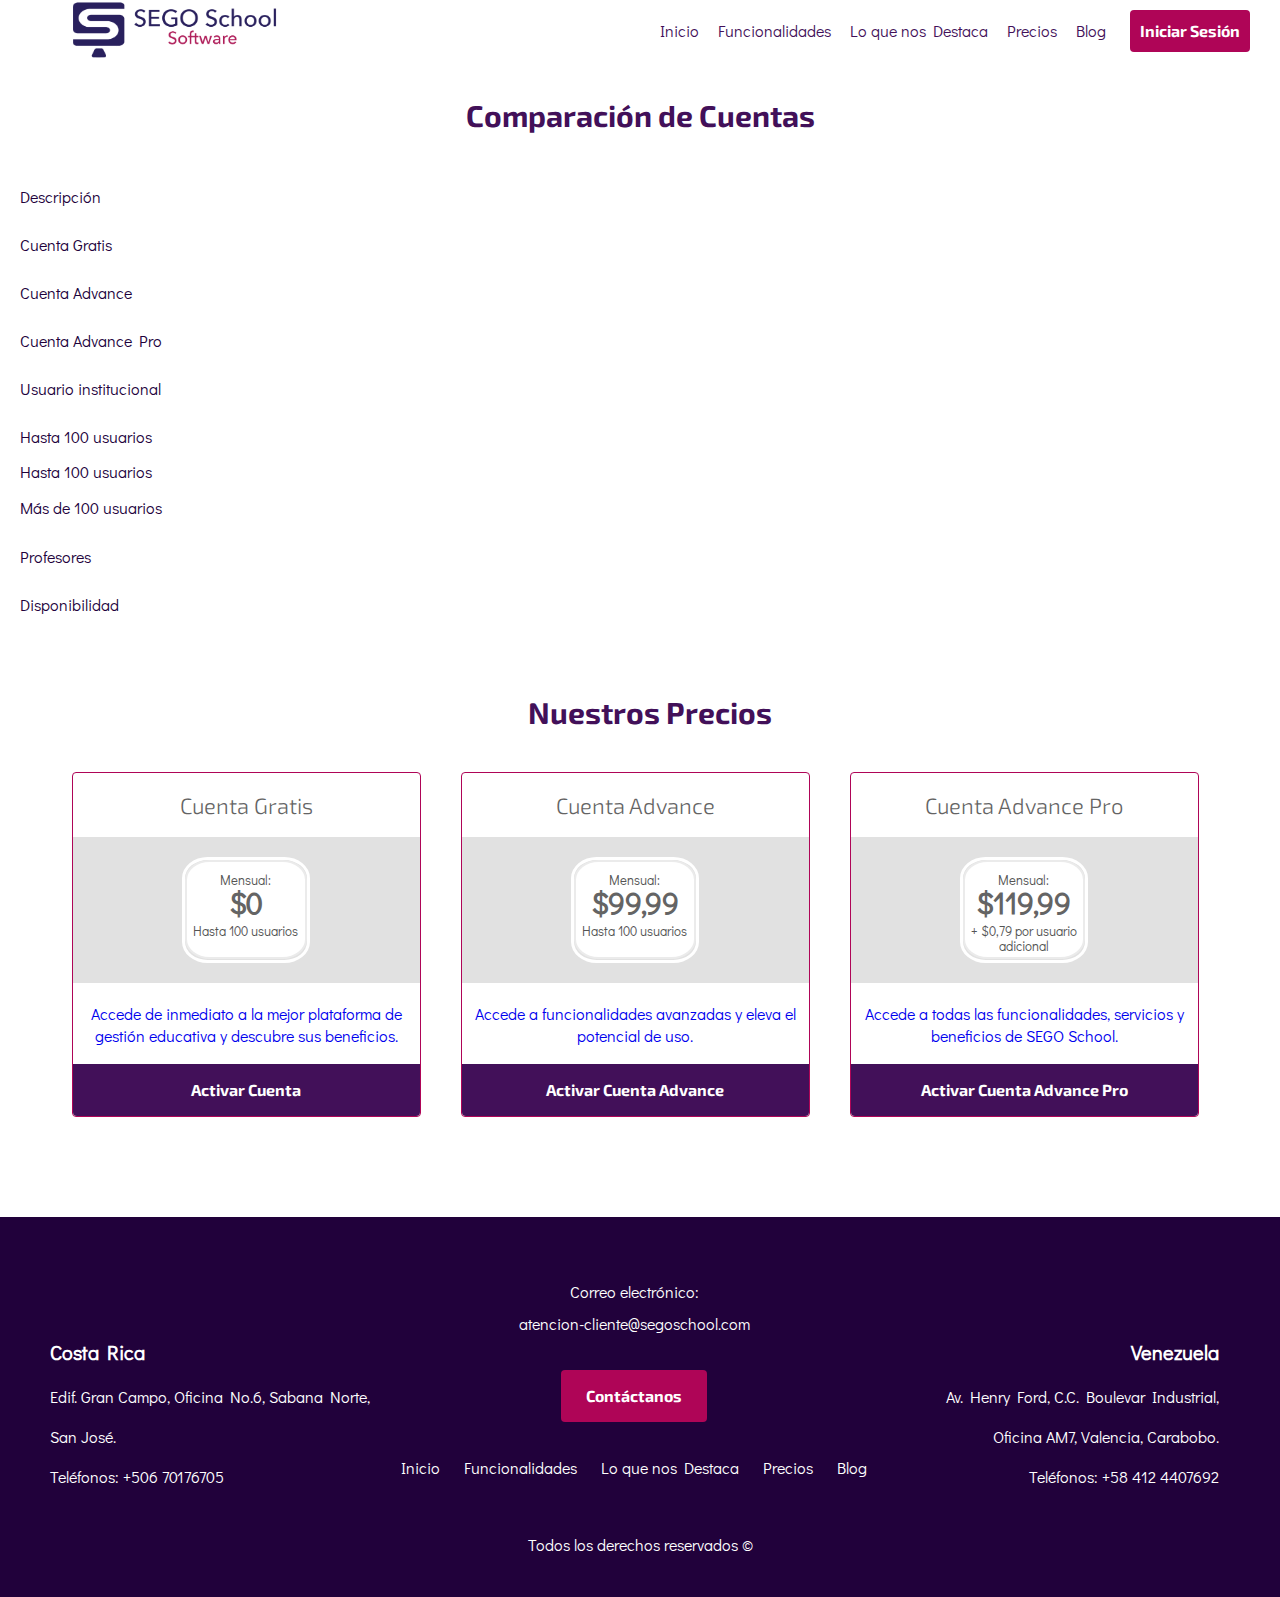
<file: nprecios.html>
<!DOCTYPE html>
<html lang="en">
    <head>
        <meta charset="UTF-8">
        <meta name="viewport" content="width=device-width, initial-scale=1.0">
        <meta name="keywords" content="sego, sego school, sistema de gestion de aprendizaje, sistema de gestión de aprendizaje, learning management system, educación online, educación en línea, software LMS, caracteristicas de un lms educación, educacion, lms, learning, procesos academicos, software para colegios, software para instituciones educativas, software educativo, sistema educativo online, gratis, software gratis, software de educacion gratis, software para escuelas gratis, software para colegios gratis"/>
        <meta name="description" content="SEGO School es un sistema de gestión de aprendizaje (LMS) que potencia la educación en línea basándose en procesos académicos."/>
        <meta name="author" content="SEGO Technology">
        <meta name="robots" content="index,follow" />
        <title>SEGO School - Nuestros precios</title>
        <link href="https://fonts.googleapis.com/css2?family=Didact+Gothic&display=swap" rel="stylesheet">
        <link href="https://fonts.googleapis.com/css2?family=Exo+2:wght@300;700;900&display=swap" rel="stylesheet">
        <link rel="stylesheet" href="https://use.fontawesome.com/releases/v5.8.1/css/all.css"
            integrity="sha384-50oBUHEmvpQ+1lW4y57PTFmhCaXp0ML5d60M1M7uH2+nqUivzIebhndOJK28anvf" crossorigin="anonymous">
        <link rel="stylesheet" href="css/normalize.css">
        <link rel="stylesheet" href="css/index.css">
        
    </head>
<body>
    <div class="contenedor contenido-header">
            
        <div id="nav-barra" class="nav-barra interna">
            <div class="logo">
                <a href="index.html">
                    <img src="img/logoSEGOhorizontalmorado.png" alt="Logo SEGO">
                </a>
            </div>

            
            <div class="enlaces">
                <div id="mobile-menu" class="mobile-menu" onclick="cambiarClase()">
                    <a href="#navegacion">
                        <div class="bars"></div>
                    </a>
                </div>
                <nav id="navegacion" class="navegacion">
                    <a href="index.html"><i class="fa fa-home"></i>Inicio</a>
                    <a href="funcionalidades.html"><i class="fas fa-wrench"></i>Funcionalidades</a>
                    <a href="destacados.html"><i class="fas fa-medal"></i></i>Lo que nos Destaca</a>
                    <a href="precios.html"><i class="fas fa-gift"></i>Precios</a>
                    <a href="blog.html"><i class="fas fa-lightbulb"></i>Blog</a>
                    <a href="login.html" class="boton">Iniciar Sesión</a>
                </nav>
            </div>
        </div>
        <div class="contenido-inicio-i"></div>
    </div>



<main>
    <section class="contenedor seccion">
        <h2 class="centrar-texto">Comparación de Cuentas</h2>
        
            <div class="tg-wrap comparativa">
                <!-- <div class="columna1">
                    
                    <div class="celda encabezado">
                        <p>Descripción</p>
                    </div>
                    <div class="celda">
                        <p>Usuario institucional</p>
                    </div>
                    <div class="celda">
                        <p>Profesores</p>
                    </div>
                    <div class="celda">
                        <p>Estudiantes</p>
                    </div>
                    <div class="celda">
                        <p>Disponibilidad</p>
                    </div>

                </div>

                <div class="columna2">
                        <div class="celda encabezado">
                            <p>Cuenta Gratis</p>
                        </div>
                        <div class="celda combinar tooltip">
                            Hasta 100 usuarios
                        </div>
                        <div class="celda">
                            <p>14 días</p>
                        </div>
                </div>

                <div class="columna3">
                    <div class="celda encabezado">
                        <p>Cuenta Advance</p>
                    </div>
                    <div class="celda combinar tooltip">
                        Hasta 100 usuarios<i class="fas fa-info-circle"></i>
                        <span class="tooltip-box">A partir de 100 usuarios, se recomienda activar cuenta Advance Pro.</span>
                    </div>
                    <div class="celda">
                        <p>Plazo de contratación</p>
                    </div>

                </div>

                <div class="columna4">
                    <div class="celda encabezado">
                        <p>Cuenta Advance Pro</p>
                    </div>
                    <div class="celda combinar tooltip">
                        Más de 100 usuarios<i class="fas fa-info-circle"></i>
                        <span class="tooltip-box">A partir de 100 usuarios, se generan cargos de $0,79 por usuario adicional. <br> Solicita descuento por cantidad.</span>
                    </div>
                    <div class="celda">
                        <p>Plazo de contratación</p>
                    </div>

                </div> -->

                <div class="encabezados">

                    <div class="celda encabezado">
                        <p>Descripción</p>
                    </div>

                    <div class="celda encabezado">
                        <p>Cuenta Gratis</p>
                    </div>

                    <div class="celda encabezado">
                        <p>Cuenta Advance</p>
                    </div>

                    <div class="celda encabezado">
                        <p>Cuenta Advance Pro</p>
                    </div>

                </div>

                <div class="fila">
                    <div class="celda">
                        <p>Usuario institucional</p>
                    </div>
                    <div class="celda combinar tooltip">
                        Hasta 100 usuarios
                    </div>
                    <div class="celda combinar tooltip">
                        Hasta 100 usuarios<i class="fas fa-info-circle"></i>
                        <span class="tooltip-box">A partir de 100 usuarios, se recomienda activar cuenta Advance Pro.</span>
                    </div>
                    <div class="celda combinar tooltip">
                        Más de 100 usuarios<i class="fas fa-info-circle"></i>
                        <span class="tooltip-box">A partir de 100 usuarios, se generan cargos de $0,79 por usuario adicional. <br> Solicita descuento por cantidad.</span>
                    </div>
                </div>

                <div class="fila">
                    <div class="celda">
                        <p>Profesores</p>
                    </div>

                </div>
                <div class="fila">
                    <div class="celda">
                        <p>Disponibilidad</p>
                    </div>
                </div>





            </div>

    </section>
    
    <!-- Tablas comparativas -->
    
    <section class="seccion-precios contenedor seccion" style="background-color: #ffffff;">
            
            <h2 class="fw-700 centrar-texto">Nuestros Precios</h2>
            <div class="contenedor-precios">
                <div class="plan">
                    <a href="contacto.html">
                        <h3 class="fw-300 centrar-texto">Cuenta Gratis</h3>
                        <div class="franja">
                            <div class="caja-precio">
                                <div class="precio-centrado">
                                    <p class="top">Mensual:</p>
                                    <span>$0</span>
                                    <p>Hasta 100 usuarios</p>
                                </div>
                            </div>
                        </div>
                        <div class="contenido-plan">
                            <p>Accede de inmediato a la mejor plataforma de gestión educativa y descubre sus beneficios.</p>
                        </div>
                        <a href="contacto.html" class="boton">Activar Cuenta</a>
                    </a>
                </div>
                <div class="plan">
                    <a href="contacto.html">
                        <h3 class="fw-300 centrar-texto">Cuenta Advance</h3>
                        <div class="franja">
                            <div class="caja-precio">
                                <div class="precio-centrado">
                                    <p class="top">Mensual:</p>
                                    <span>$99,99</span>
                                    <p>Hasta 100 usuarios</p>
                                </div>
                            </div>
                        </div>
                        <div class="contenido-plan">
                            <p>Accede a funcionalidades avanzadas y eleva el potencial de uso.</p>
                        </div>
                        <a href="contacto.html" class="boton">Activar Cuenta Advance</a>
                    </a>
                </div>
                <div class="plan">
                    <a href="contacto.html">
                        <h3 class="fw-300 centrar-texto">Cuenta Advance Pro</h3>
                        <div class="franja">
                            <div class="caja-precio">
                                <div class="precio-centrado">
                                    <p class="top">Mensual:</p>
                                    <span>$119,99</span>
                                    <p>+ $0,79 por usuario adicional</p>
                                </div>
                            </div>
                        </div>
                        <div class="contenido-plan">
                            <p>Accede a todas las funcionalidades, servicios y beneficios de SEGO School.</p>
                            <a href="contacto.html" class="boton">Activar Cuenta Advance Pro</a>
                        </div>
                    </a>
                </div>
            </div>
            
            <!--Precios y Planes-->
    </section>
</main>

<footer class="site-footer seccion">
    <!-- Footer-->
    <div class="contenedor contenedor-footer">
        <div class="izq">
            <p> <ul>
                <li><span><strong>Costa Rica</strong></span></li>
                <li>Edif. Gran Campo, Oficina No.6, Sabana Norte, San José.</li>
                <li>Teléfonos: +506 70176705</li>
            </ul>
            </p>
        </div>
        <div class="centro">
            <ul class="redes">
                <li><i class="fab fa-whatsapp"></i></li>
                <li><i class="fab fa-telegram-plane"></i></li>
                <li><i class="fab fa-twitter"></i></li>
                <li><i class="fab fa-instagram"></i></li>
                <li><i class="fab fa-facebook"></i></li>
            </ul>
            <p class="centrar-texto">Correo electrónico:<br> atencion-cliente@segoschool.com</p>
            <a href="contacto.html" class="boton">Contáctanos</a>
            <nav class="navegacion-footer">
                <a href="index.html">Inicio</a>
                <a href="funcionalidades.html">Funcionalidades</a>
                <a href="destacados.html">Lo que nos Destaca</a>
                <a href="precios.html">Precios</a>
                <a href="blog.html">Blog</a>
            </nav>
        </div>
        <div class="derecha">
            <p> <ul>
                <li><span><strong>Venezuela</strong></span></li>
                <li>Av. Henry Ford, C.C. Boulevar Industrial, Oficina AM7, Valencia, Carabobo.</li>
                <li>Teléfonos: +58 412 4407692</li>
            </ul>
            </p>
        </div>
    </div>
    <div class="copy">
        <p class="copyright">Todos los derechos reservados &copy; </p>
    </div>
</footer>

        <script src="JS/app.js"></script>
</body>
</html>
</file>
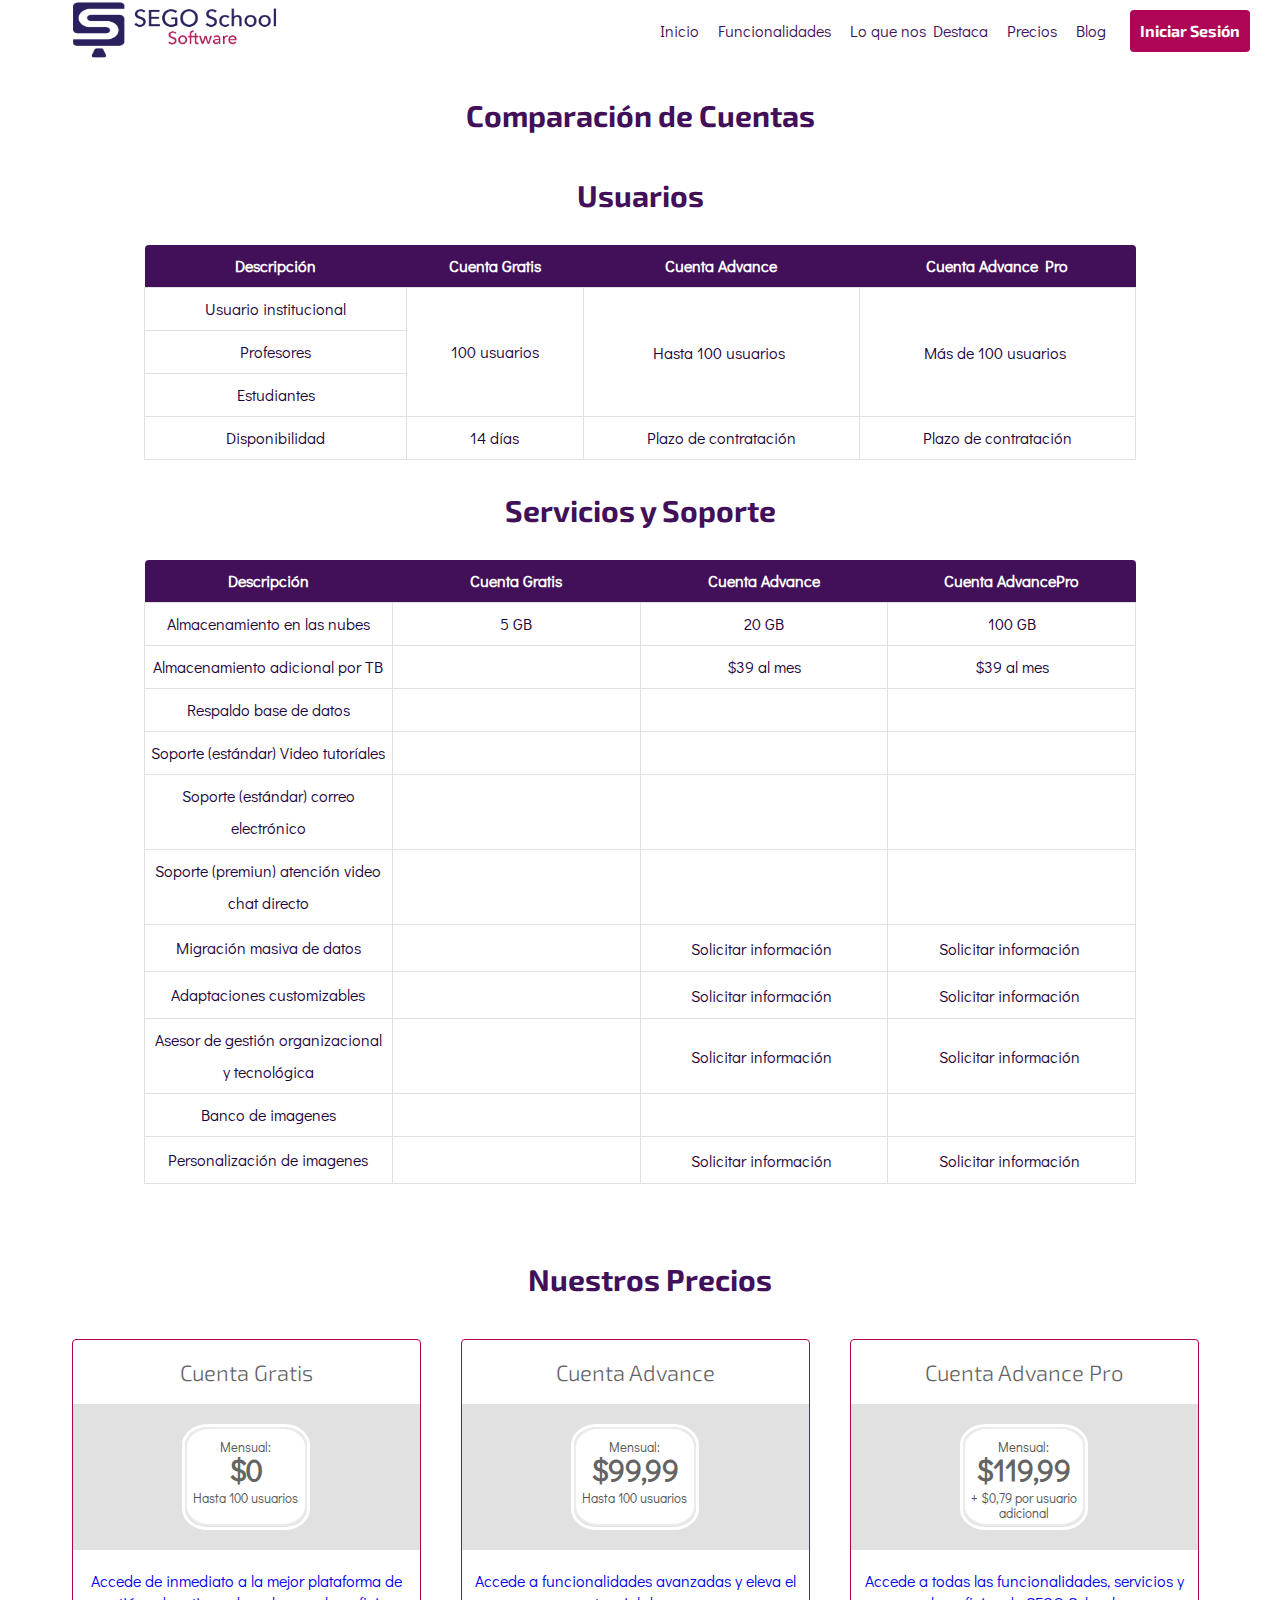
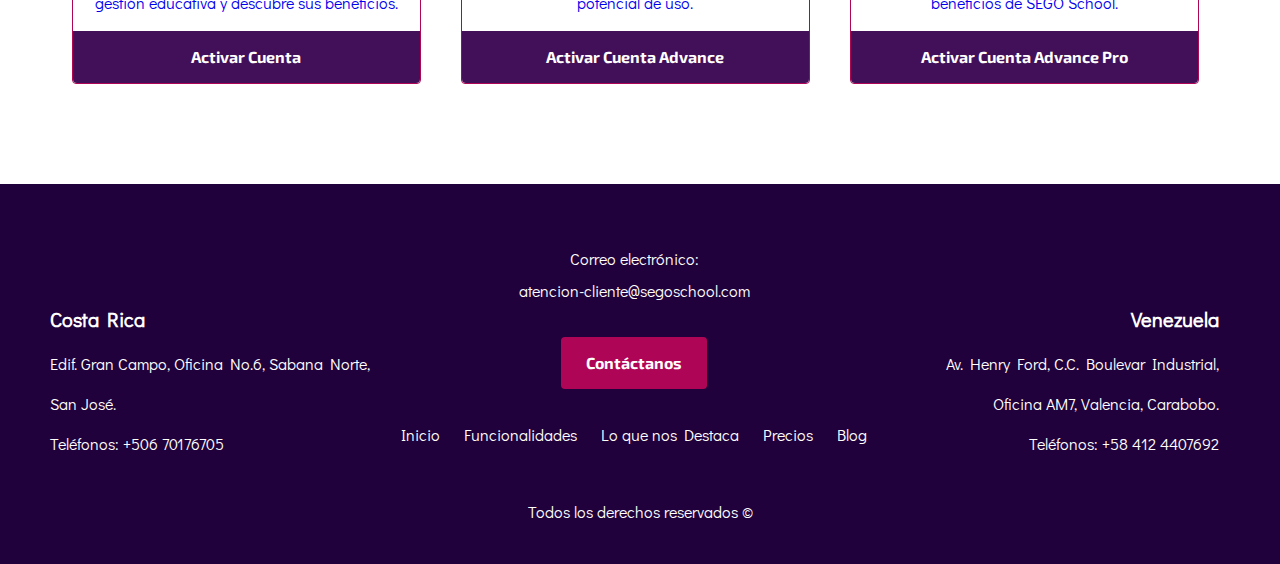
<file: precios.html>
<!DOCTYPE html>
<html lang="en">
    <head>
        <meta charset="UTF-8">
        <meta name="viewport" content="width=device-width, initial-scale=1.0">
        <meta name="keywords" content="sego, sego school, sistema de gestion de aprendizaje, sistema de gestión de aprendizaje, learning management system, educación online, educación en línea, software LMS, caracteristicas de un lms educación, educacion, lms, learning, procesos academicos, software para colegios, software para instituciones educativas, software educativo, sistema educativo online, gratis, software gratis, software de educacion gratis, software para escuelas gratis, software para colegios gratis"/>
        <meta name="description" content="SEGO School es un sistema de gestión de aprendizaje (LMS) que potencia la educación en línea basándose en procesos académicos."/>
        <meta name="author" content="SEGO Technology">
        <meta name="robots" content="index,follow" />
        <title>SEGO School - Nuestros precios</title>
        <link href="https://fonts.googleapis.com/css2?family=Didact+Gothic&display=swap" rel="stylesheet">
        <link href="https://fonts.googleapis.com/css2?family=Exo+2:wght@300;700;900&display=swap" rel="stylesheet">
        <link rel="stylesheet" href="https://use.fontawesome.com/releases/v5.8.1/css/all.css"
            integrity="sha384-50oBUHEmvpQ+1lW4y57PTFmhCaXp0ML5d60M1M7uH2+nqUivzIebhndOJK28anvf" crossorigin="anonymous">
        <link rel="stylesheet" href="css/normalize.css">
        <link rel="stylesheet" href="css/index.css">
        
    </head>
<body>
    <div class="contenedor contenido-header">
            
        <div id="nav-barra" class="nav-barra interna">
            <div class="logo">
                <a href="index.html">
                    <img src="img/logoSEGOhorizontalmorado.png" alt="Logo SEGO">
                </a>
            </div>

            
            <div class="enlaces">
                <div id="mobile-menu" class="mobile-menu" onclick="cambiarClase()">
                    <a href="#navegacion">
                        <div class="bars"></div>
                    </a>
                </div>
                <nav id="navegacion" class="navegacion">
                    <a href="index.html"><i class="fa fa-home"></i>Inicio</a>
                    <a href="funcionalidades.html"><i class="fas fa-wrench"></i>Funcionalidades</a>
                    <a href="destacados.html"><i class="fas fa-medal"></i></i>Lo que nos Destaca</a>
                    <a href="nprecios.html"><i class="fas fa-gift"></i>Precios</a>
                    <a href="blog.html"><i class="fas fa-lightbulb"></i>Blog</a>
                    <a href="login.html" class="boton">Iniciar Sesión</a>
                </nav>
            </div>
        </div>
        <div class="contenido-inicio-i"></div>
    </div>



<main>
    <section class="contenedor seccion">
        <h2 class="centrar-texto">Comparación de Cuentas</h2>
        
    <!-- Tablas comparativas -->
        <div class="tg-wrap">
            <h2 class="centrar-texto">Usuarios</h2>
            <table style="table-layout: auto; width: 80%">
               
                <thead>
                    <tr>
                        <th>Descripción</th>
                        <th>Cuenta Gratis</th>
                        <th>Cuenta Advance</th>
                        <th>Cuenta Advance Pro</th>
                    </tr>
                </thead>
                <tbody>
                    <tr>
                        <td>Usuario institucional</td>
                        <td rowspan="3">100 usuarios</td>
                        <td rowspan="3" class="tooltip">Hasta 100 usuarios<i class="fas fa-info-circle"></i><span class="tooltip-box">A partir de 100 usuarios, se recomienda activar cuenta Advance Pro.</span></td>
                        <td rowspan="3" class="tooltip">Más de 100 usuarios<i class="fas fa-info-circle"></i><span class="tooltip-box">A partir de 100 usuarios, se generan cargos de $0,79 por usuario adicional. <br> Solicita descuento por cantidad.</span></td>
                    </tr>
                    <tr>
                        <td>Profesores</td>
                    </tr>
                    <tr>
                        <td>Estudiantes</td>
                    </tr>
                    <tr>
                        <td>Disponibilidad</td>
                        <td>14 días</td>
                        <td>Plazo de contratación</td>
                        <td>Plazo de contratación</td>
                    </tr>
                </tbody>
            </table>


            <h2 class="centrar-texto">Servicios y Soporte</h2>
                <table style="table-layout: auto; width: 80%">
                    <colgroup>
                    <col class="c1">
                    <col class="c2">
                    <col class="c3">
                    <col class="c4">
                    </colgroup>
                    <thead>
                        <tr>
                            <th>Descripción</th>
                            <th>Cuenta Gratis</th>
                            <th>Cuenta Advance</th>
                            <th>Cuenta AdvancePro</th>
                        </tr>
                    </thead>
                    <tbody>
                    <tr>
                        <td>Almacenamiento en las nubes</td>
                        <td>5 GB</td>
                        <td>20 GB</td>
                        <td>100 GB</td>
                    </tr>
                    <tr>
                        <td>Almacenamiento adicional por TB</td>
                        <td><i class="fas fa-minus-circle"></i></td>
                        <td>$39 al mes</td>
                        <td>$39 al mes</td>
                    </tr>
                    <tr>
                        <td>Respaldo base de datos</td>
                        <td><i class="fas fa-minus-circle"></i></td>
                        <td><i class="fas fa-check-circle"></i></td>
                        <td><i class="fas fa-check-circle"></i></td>
                    </tr>
                    <tr>
                        <td>Soporte (estándar) Video tutoríales</td>
                        <td><i class="fas fa-check-circle"></i></td>
                        <td><i class="fas fa-check-circle"></i></td>
                        <td><i class="fas fa-check-circle"></i></td>
                    </tr>
                    <tr>
                        <td>Soporte (estándar) correo electrónico
                        </td>
                        <td><i class="fas fa-check-circle"></i></td>
                        <td><i class="fas fa-check-circle"></i></td>
                        <td><i class="fas fa-check-circle"></i></td>
                    </tr>
                    <tr>
                        <td>Soporte (premiun) atención video chat directo
                        </td>
                        <td><i class="fas fa-minus-circle"></i></td>
                        <td><i class="fas fa-check-circle"></i></td>
                        <td><i class="fas fa-check-circle"></i></td>
                    </tr>
                    <tr>
                        <td>Migración masiva de datos
                        </td>
                        <td><i class="fas fa-minus-circle"></i></td>
                        <td><a href="contacto.html">Solicitar información</a><i class="fas fa-info-circle"></i></td>
                        <td><a href="contacto.html">Solicitar información</a><i class="fas fa-info-circle"></i></td>
                    </tr>
                    <tr>
                        <td>Adaptaciones customizables
                        </td>
                        <td><i class="fas fa-minus-circle"></i></td>
                        <td><a href="contacto.html">Solicitar información</a><i class="fas fa-info-circle"></i></td>
                        <td><a href="contacto.html">Solicitar información</a><i class="fas fa-info-circle"></i></td>
                    </tr>
                    <tr>
                        <td>Asesor de gestión organizacional y tecnológica</td>
                        <td><i class="fas fa-minus-circle"></i></td>
                        <td><a href="contacto.html">Solicitar información</a><i class="fas fa-info-circle"></i></td>
                        <td><a href="contacto.html">Solicitar información</a><i class="fas fa-info-circle"></i></td>
                    </tr>
                    <tr>
                        <td>Banco de imagenes
                        </td>
                        <td><i class="fas fa-minus-circle"></i></td>
                        <td><i class="fas fa-check-circle"></i></td>
                        <td><i class="fas fa-check-circle"></i></td>
                    </tr>
                    <tr>
                        <td>Personalización de imagenes
                        </td>
                        <td><i class="fas fa-minus-circle"></i></td>
                        <td><a href="contacto.html">Solicitar información</a><i class="fas fa-info-circle"></i></td>
                        <td><a href="contacto.html">Solicitar información</a><i class="fas fa-info-circle"></i></td>
                    </tr>
                    </tbody>
                </table>

                <div class="contenido-movil">

                    <h3 class="centrar-texto">Para <br> Usuarios institucionales, profesores y estudiantes</h3>
                    <div class="cuentas">
                        <p><b>Cuenta Gratis:</b><br> 100 usuarios.</p>
                        <p><b>Cuenta Advance:</b><br> 100 usuarios.<br><i class="fas fa-info-circle"></i><span>A partir de 100 usuarios, se recomienda activar cuenta Advance Pro.</span></p>
                        <p><b>Cuenta Advance Pro:</b><br> 100 usuarios.<br><i class="fas fa-info-circle"></i><span>A partir de 100 usuarios, se generan cargos de $0,79 por usuario adicional.  Solicita descuento por cantidad.</span></p>

                    </div>

                    
                    <h3 class="centrar-texto">Servicios y Soporte</h3>

                    <h4>Almacenamiento en las nubes</h4>
                    <div class="cuentas">
                        <p><b>Cuenta Gratis:</b> 5 Gb.</p>
                        <p><b>Cuenta Advance:</b> 20 Gb</p>
                        <p><b>Cuenta Advance Pro:</b> 100 Gb</p>
                    </div>
                    <h4>Almacenamiento adicional por TB</h4>
                    <div class="cuentas">
                        <p><b>Cuenta Gratis:</b>  <i class="fas fa-minus-circle"></i></p>
                        <p><b>Cuenta Advance:</b> $39 al mes</p>
                        <p><b>Cuenta Advance Pro:</b> $39 al mes</p>
                    </div>
                    <h4>Respaldo base de datos</h4>
                    <div class="cuentas">
                        <p><b>Cuenta Gratis</b>  <i class="fas fa-minus-circle"></i></p>
                        <p><b>Cuenta Advance</b> <i class="fas fa-check-circle"></i></p>
                        <p><b>Cuenta Advance Pro</b> <i class="fas fa-check-circle"></i></p>
                        
                    </div>

                    <h4>Soporte (estándar) Video tutoríales</h4>
                    <div class="cuentas">
                        <p><b>Cuenta Gratis</b>  <i class="fas fa-check-circle"></i></p>
                        <p><b>Cuenta Advance</b> <i class="fas fa-check-circle"></i></p>
                        <p><b>Cuenta Advance Pro</b> <i class="fas fa-check-circle"></i></p>
                        
                    </div>

                    <h4>Soporte (estándar) correo electrónico</h4>
                    <div class="cuentas">
                        <p><b>Cuenta Gratis</b>  <i class="fas fa-check-circle"></i></p>
                        <p><b>Cuenta Advance</b> <i class="fas fa-check-circle"></i></p>
                        <p><b>Cuenta Advance Pro</b> <i class="fas fa-check-circle"></i></p>
                        
                    </div>

                    <h4>Soporte (premiun) atención video chat directo</h4>
                    <div class="cuentas">
                        <p><b>Cuenta Gratis</b>  <i class="fas fa-minus-circle"></i></p>
                        <p><b>Cuenta Advance</b> <i class="fas fa-check-circle"></i></p>
                        <p><b>Cuenta Advance Pro</b> <i class="fas fa-check-circle"></i></p>
                        
                    </div>

                    <h4>Migración masiva de datos</h4>
                    <div class="cuentas">
                        <p><b>Cuenta Gratis</b> <br>  <i class="fas fa-minus-circle"></i></p>
                        <p><b>Cuenta Advance</b> <br>  <a href="contacto.html">Solicitar información</a><i class="fas fa-info-circle"></i></p>
                        <p><b>Cuenta Advance Pro</b> <br>  <a href="contacto.html">Solicitar información</a><i class="fas fa-info-circle"></i></p>
                        
                    </div>

                    <h4>Adaptaciones customizables</h4>
                    <div class="cuentas">
                        <p><b>Cuenta Gratis</b> <br>  <i class="fas fa-minus-circle"></i></p>
                        <p><b>Cuenta Advance</b> <br>  <a href="contacto.html">Solicitar información</a><i class="fas fa-info-circle"></i></p>
                        <p><b>Cuenta Advance Pro</b> <br>  <a href="contacto.html">Solicitar información</a><i class="fas fa-info-circle"></i></p>
                        
                    </div>

                    <h4>Asesor de gestión organizacional y tecnológica</h4>
                    <div class="cuentas">
                        <p><b>Cuenta Gratis</b> <br>  <i class="fas fa-minus-circle"></i></p>
                        <p><b>Cuenta Advance</b> <br>  <a href="contacto.html">Solicitar información</a><i class="fas fa-info-circle"></i></p>
                        <p><b>Cuenta Advance Pro</b> <br>  <a href="contacto.html">Solicitar información</a><i class="fas fa-info-circle"></i></p>
                        
                    </div>

                    <h4>Banco de imagenes</h4>
                    <div class="cuentas">
                        <p><b>Cuenta Gratis</b>  <i class="fas fa-minus-circle"></i></p>
                        <p><b>Cuenta Advance</b> <i class="fas fa-check-circle"></i></p>
                        <p><b>Cuenta Advance Pro</b> <i class="fas fa-check-circle"></i></p>
                        
                    </div>

                    <h4>Personalización de imagenes</h4>
                    <div class="cuentas">
                        <p><b>Cuenta Gratis</b> <br>  <i class="fas fa-minus-circle"></i></p>
                        <p><b>Cuenta Advance</b> <br>  <a href="contacto.html">Solicitar información</a><i class="fas fa-info-circle"></i></p>
                        <p><b>Cuenta Advance Pro</b> <br>  <a href="contacto.html">Solicitar información</a><i class="fas fa-info-circle"></i></p>
                        
                    </div>

                </div>

        </div>
    </section>
    <!-- Tablas comparativas -->
    
    <section class="seccion-precios contenedor seccion" style="background-color: #ffffff;">
            
            <h2 class="fw-700 centrar-texto">Nuestros Precios</h2>
            <div class="contenedor-precios interna">
                <div class="plan">
                    <a href="contacto.html">
                        <h3 class="fw-300 centrar-texto">Cuenta Gratis</h3>
                        <div class="franja">
                            <div class="caja-precio">
                                <div class="precio-centrado">
                                    <p class="top">Mensual:</p>
                                    <span>$0</span>
                                    <p>Hasta 100 usuarios</p>
                                </div>
                            </div>
                        </div>
                        <div class="contenido-plan">
                            <p>Accede de inmediato a la mejor plataforma de gestión educativa y descubre sus beneficios.</p>
                        </div>
                        <a href="contacto.html" class="boton">Activar Cuenta</a>
                    </a>
                </div>
                <div class="plan">
                    <a href="contacto.html">
                        <h3 class="fw-300 centrar-texto">Cuenta Advance</h3>
                        <div class="franja">
                            <div class="caja-precio">
                                <div class="precio-centrado">
                                    <p class="top">Mensual:</p>
                                    <span>$99,99</span>
                                    <p>Hasta 100 usuarios</p>
                                </div>
                            </div>
                        </div>
                        <div class="contenido-plan">
                            <p>Accede a funcionalidades avanzadas y eleva el potencial de uso.</p>
                        </div>
                        <a href="contacto.html" class="boton">Activar Cuenta Advance</a>
                    </a>
                </div>
                <div class="plan">
                    <a href="contacto.html">
                        <h3 class="fw-300 centrar-texto">Cuenta Advance Pro</h3>
                        <div class="franja">
                            <div class="caja-precio">
                                <div class="precio-centrado">
                                    <p class="top">Mensual:</p>
                                    <span>$119,99</span>
                                    <p>+ $0,79 por usuario adicional</p>
                                </div>
                            </div>
                        </div>
                        <div class="contenido-plan">
                            <p>Accede a todas las funcionalidades, servicios y beneficios de SEGO School.</p>
                            <a href="contacto.html" class="boton">Activar Cuenta Advance Pro</a>
                        </div>
                    </a>
                </div>
            </div>
            
            <!--Precios y Planes-->
    </section>
</main>

<footer class="site-footer seccion">
    <!-- Footer-->
    <div class="contenedor contenedor-footer">
        <div class="izq">
            <p> <ul>
                <li><span><strong>Costa Rica</strong></span></li>
                <li>Edif. Gran Campo, Oficina No.6, Sabana Norte, San José.</li>
                <li>Teléfonos: +506 70176705</li>
            </ul>
            </p>
        </div>
        <div class="centro">
            <ul class="redes">
                <li><i class="fab fa-whatsapp"></i></li>
                <li><i class="fab fa-telegram-plane"></i></li>
                <li><i class="fab fa-twitter"></i></li>
                <li><i class="fab fa-instagram"></i></li>
                <li><i class="fab fa-facebook"></i></li>
            </ul>
            <p class="centrar-texto">Correo electrónico:<br> atencion-cliente@segoschool.com</p>
            <a href="contacto.html" class="boton">Contáctanos</a>
            <nav class="navegacion-footer">
                <a href="index.html">Inicio</a>
                <a href="funcionalidades.html">Funcionalidades</a>
                <a href="destacados.html">Lo que nos Destaca</a>
                <a href="precios.html">Precios</a>
                <a href="blog.html">Blog</a>
            </nav>
        </div>
        <div class="derecha">
            <p> <ul>
                <li><span><strong>Venezuela</strong></span></li>
                <li>Av. Henry Ford, C.C. Boulevar Industrial, Oficina AM7, Valencia, Carabobo.</li>
                <li>Teléfonos: +58 412 4407692</li>
            </ul>
            </p>
        </div>
    </div>
    <div class="copy">
        <p class="copyright">Todos los derechos reservados &copy; </p>
    </div>
</footer>

        <script src="JS/app.js"></script>
</body>
</html>
</file>
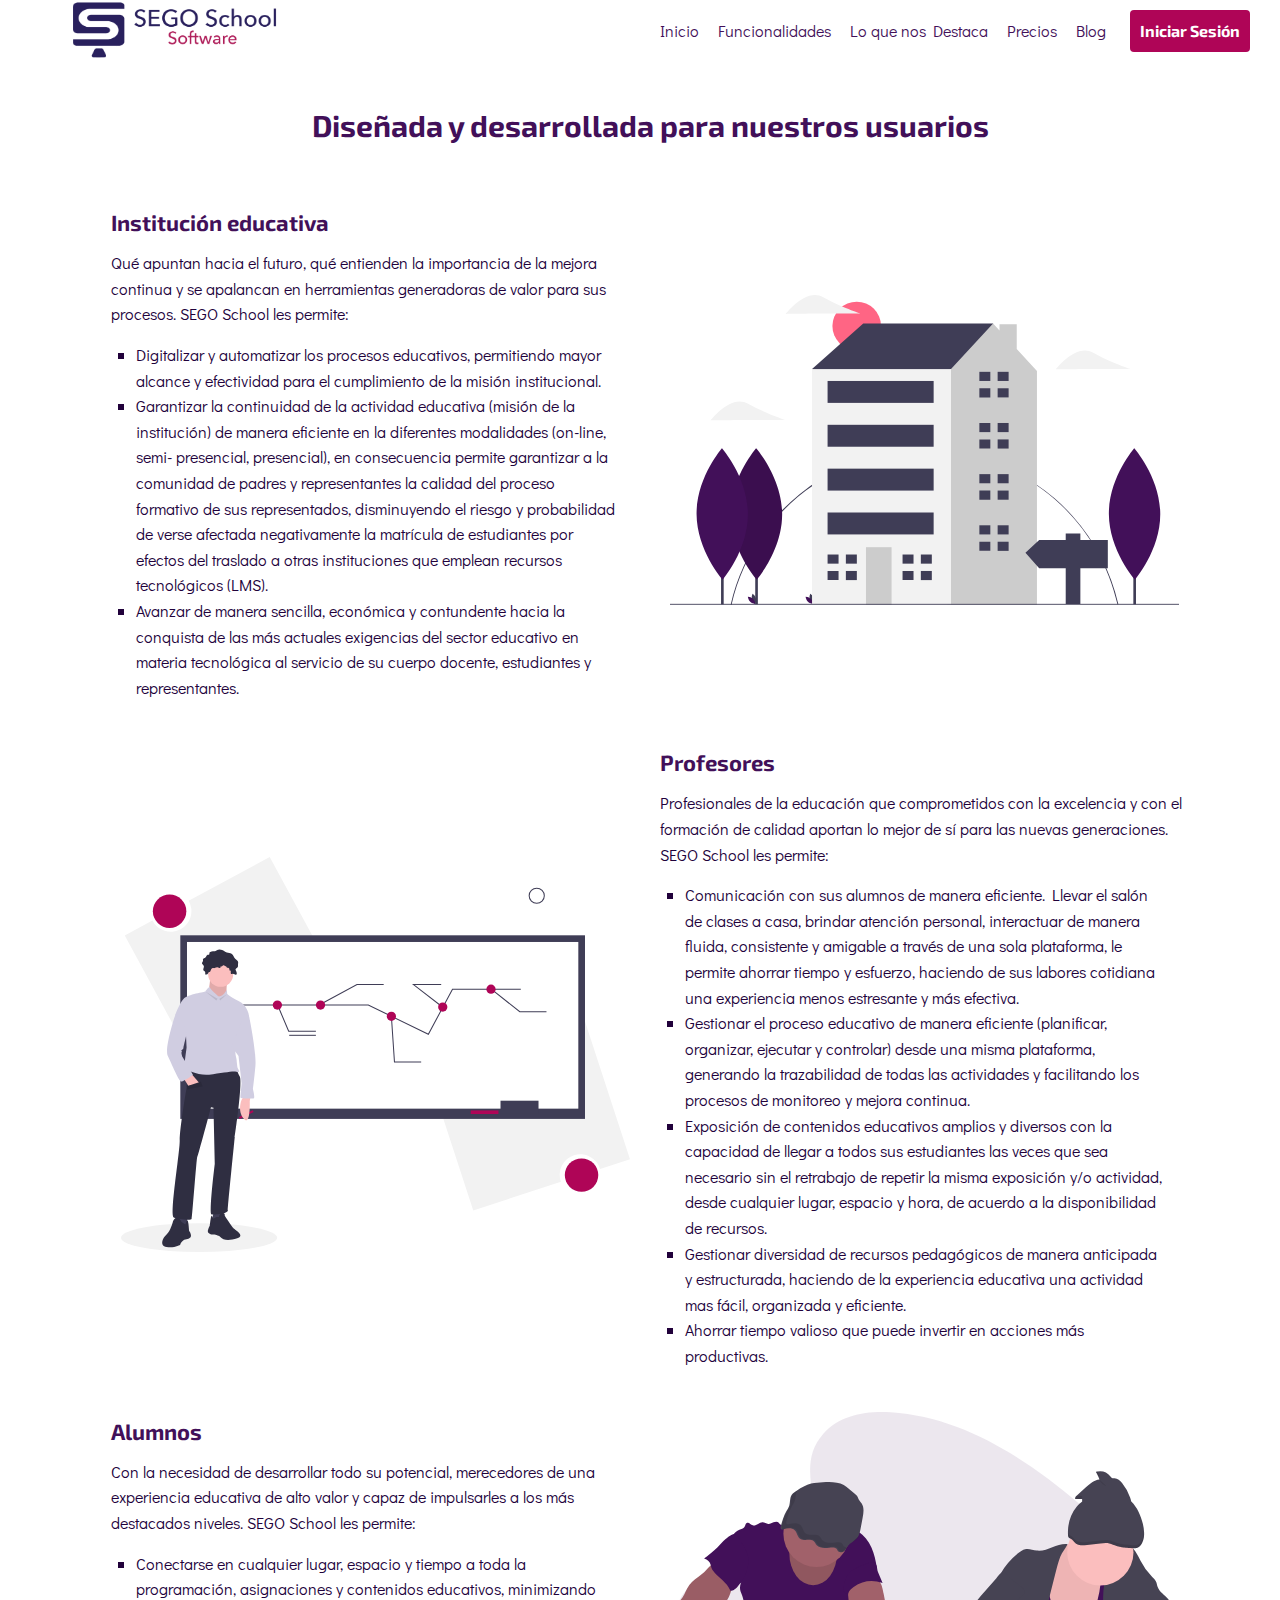
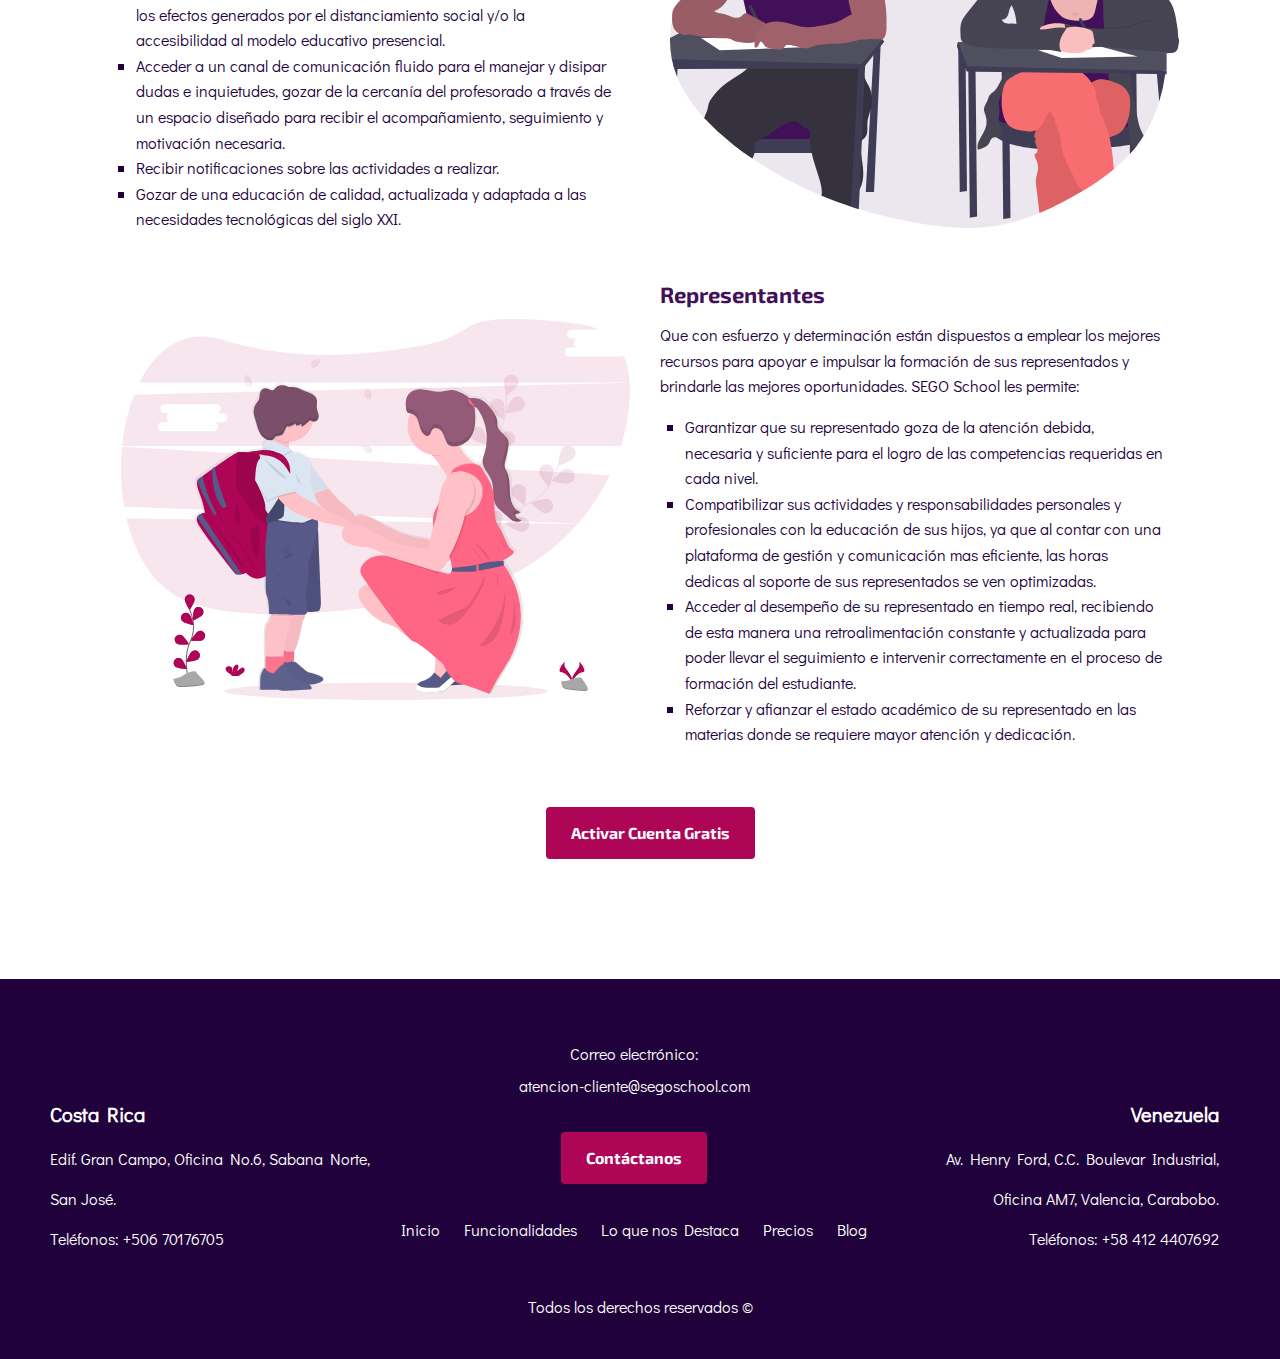
<file: usuarios.html>
<!DOCTYPE html>
<html lang="en">

    <head>
        <meta charset="UTF-8">
        <meta name="viewport" content="width=device-width, initial-scale=1.0">
        <meta name="keywords" content="sego, sego school, sistema de gestion de aprendizaje, sistema de gestión de aprendizaje, learning management system, educación online, educación en línea, software LMS, caracteristicas de un lms educación, educacion, lms, learning, procesos academicos, software para colegios, software para instituciones educativas, software educativo, sistema educativo online, gratis, software gratis, software de educacion gratis, software para escuelas gratis, software para colegios gratis"/>
        <meta name="description" content="SEGO School es un sistema de gestión de aprendizaje (LMS) que potencia la educación en línea basándose en procesos académicos."/>
        <meta name="author" content="SEGO Technology">
        <meta name="robots" content="index,follow" />
        <title>SEGO School - Beneficios para nuestros usuarios</title>
        <link href="https://fonts.googleapis.com/css2?family=Didact+Gothic&display=swap" rel="stylesheet">
        <link href="https://fonts.googleapis.com/css2?family=Exo+2:wght@300;700;900&display=swap" rel="stylesheet">
        <link rel="stylesheet" href="https://use.fontawesome.com/releases/v5.8.1/css/all.css"
            integrity="sha384-50oBUHEmvpQ+1lW4y57PTFmhCaXp0ML5d60M1M7uH2+nqUivzIebhndOJK28anvf" crossorigin="anonymous">
        <link rel="stylesheet" href="css/normalize.css">
        <link rel="stylesheet" href="css/index.css">
        
    </head>

<body>
    <div class="contenedor contenido-header">
            
        <div id="nav-barra" class="nav-barra interna">
            <div id="logo" class="logo mostrar">
                <a href="index.html">
                    <img src="img/logoSEGOhorizontalmorado.png" alt="Logo SEGO">
                </a>
            </div>

            
            <div class="enlaces">
                <div id="mobile-menu" class="mobile-menu" onclick="cambiarClase()">
                    <a href="#navegacion">
                        <div class="bars"></div>
                    </a>
                </div>
                <nav id="navegacion" class="navegacion">
                    <a href="index.html"><i class="fa fa-home"></i>Inicio</a>
                    <a href="funcionalidades.html"><i class="fas fa-wrench"></i>Funcionalidades</a>
                    <a href="destacados.html"><i class="fas fa-medal"></i></i>Lo que nos Destaca</a>
                    <a href="precios.html"><i class="fas fa-gift"></i>Precios</a>
                    <a href="blog.html"><i class="fas fa-lightbulb"></i>Blog</a>
                    <a href="login.html" class="boton">Iniciar Sesión</a>
                </nav>
            </div>
        </div>
        <div class="contenido-inicio-i"></div>
    </div>
    <main>
        <div class="usuarios-interna"> <!--Beneficios a los usuarios-->
            <h2 class="fw-700 centrar-texto">Diseñada y desarrollada para nuestros usuarios</h2>

            <div class="contenidointerno-usuarios">
                <div class="usuario-i">
                    <div class="img-usuario">
                        <img src="img/instituciones.svg" alt="Imagen de instituciones">
                    </div>
                    <div class="texto">
                        <h3>Institución educativa</h3>
                        <p>Qué apuntan hacia el futuro, qué entienden la importancia de la mejora continua y se apalancan en herramientas generadoras de valor para sus procesos. SEGO School les permite:
                            <ul>
                                <li>Digitalizar y automatizar los procesos educativos, permitiendo mayor alcance y efectividad para el cumplimiento de la misión institucional.
                                </li>
                                <li>Garantizar la continuidad de la actividad educativa (misión de la institución) de manera eficiente en la diferentes modalidades (on-line, semi- presencial, presencial), en consecuencia permite garantizar a la comunidad de padres y representantes la calidad del proceso formativo de sus representados, disminuyendo el riesgo y probabilidad de verse afectada negativamente la matrícula de estudiantes por efectos del traslado a otras instituciones que emplean recursos tecnológicos (LMS).
                                </li>
                                <li>Avanzar de manera sencilla, económica y contundente hacia la conquista de las más actuales exigencias del sector educativo en materia tecnológica al servicio de su cuerpo docente, estudiantes y representantes.
                                </li>
                            </ul>
                        </p>
                        
                    </div>
            
                </div>
                <div class="usuario-i">
                    <div class="img-usuario">
                        <img src="img/profesores.svg" alt="Imagen de Profesores">
                    </div>
                    <div class="texto">
                        <h3>Profesores</h3>
                        <p>Profesionales de la educación que comprometidos con la excelencia y con el formación de calidad aportan lo mejor de sí para las nuevas generaciones. SEGO School les permite:

                            <ul>
                                <li>Comunicación con sus alumnos de manera eficiente. Llevar el salón de clases a casa, brindar atención personal, interactuar de manera fluida, consistente y amigable a través de una sola plataforma, le permite ahorrar tiempo y esfuerzo, haciendo de sus labores cotidiana una experiencia menos estresante y más efectiva.
                                </li>
                                <li>Gestionar el proceso educativo de manera eficiente (planificar, organizar, ejecutar y controlar) desde una misma plataforma, generando la trazabilidad de todas las actividades y facilitando los procesos de monitoreo y mejora continua.
                                </li>
                                <li>Exposición de contenidos educativos amplios y diversos con la capacidad de llegar a todos sus estudiantes las veces que sea necesario sin el retrabajo de repetir la misma exposición y/o actividad, desde cualquier lugar, espacio y hora, de acuerdo a la disponibilidad de recursos.
                                </li>
                                <li>Gestionar diversidad de recursos pedagógicos de manera anticipada y estructurada, haciendo de la experiencia educativa una actividad mas fácil, organizada y eficiente.
                                </li>
                                <li>Ahorrar tiempo valioso que puede invertir en acciones más productivas.
                                </li>
                            </ul>
                        </p>
                        
                    </div>
                    
                </div>
                <div class="usuario-i">
                    <div class="img-usuario">
                        <img src="img/estudiantes.svg" alt="Imagen de Profesores">
                    </div>
                    <div class="texto">
                        <h3>Alumnos</h3>
                        <p>Con la necesidad de desarrollar todo su potencial, merecedores de una experiencia educativa de alto valor y capaz de impulsarles a los más destacados niveles. SEGO School les permite:
                        <ul>
                            <li>Conectarse en cualquier lugar, espacio y tiempo a toda la programación, asignaciones y contenidos educativos, minimizando los efectos generados por el distanciamiento social y/o la accesibilidad al modelo educativo presencial.
                            </li>
                            <li>Acceder a un canal de comunicación fluido para el manejar y disipar dudas e inquietudes, gozar de la cercanía del profesorado a través de un espacio diseñado para recibir el acompañamiento, seguimiento y motivación necesaria.</li>
                            <li>Recibir notificaciones sobre las actividades a realizar.
                            </li>
                            <li>Gozar de una educación de calidad, actualizada y adaptada a las necesidades tecnológicas del siglo XXI.
                            </li>
                        </ul>
                        </p>
                        
                    </div>
                    
                </div>
                <div class="usuario-i">
                    <div class="img-usuario">
                        <img src="img/representantes.svg" alt="Imagen de Profesores">
                    </div>
                    <div class="texto">
                        <h3>Representantes</h3>
                        <p>Que con esfuerzo y determinación están dispuestos a emplear los mejores recursos para apoyar e impulsar la formación de sus representados y brindarle las mejores oportunidades. SEGO School les permite:

                            <ul>
                                <li>Garantizar que su representado goza de la atención debida, necesaria y suficiente para el logro de las competencias requeridas en cada nivel.
                                </li>
                                <li>Compatibilizar sus actividades y responsabilidades personales y profesionales con la educación de sus hijos, ya que al contar con una plataforma de gestión y comunicación mas eficiente, las horas dedicas al soporte de sus representados se ven optimizadas.
                                </li>
                                <li>Acceder al desempeño de su representado en tiempo real, recibiendo de esta manera una retroalimentación constante y actualizada para poder llevar el seguimiento e intervenir correctamente en el proceso de formación del estudiante.
                                </li>
                                <li>Reforzar y afianzar el estado académico de su representado en las materias donde se requiere mayor atención y dedicación.
                                </li>
                            </ul>
                        </p>
                        
                    </div>
                    
                </div>
                <a href="contacto.html" class="boton">Activar Cuenta Gratis</a>
            </div>
        </div>

    </main>
    
    <footer class="site-footer seccion">
        <!-- Footer-->
        <div class="contenedor contenedor-footer">
            <div class="izq">
                <p> <ul>
                    <li><span><strong>Costa Rica</strong></span></li>
                    <li>Edif. Gran Campo, Oficina No.6, Sabana Norte, San José.</li>
                    <li>Teléfonos: +506 70176705</li>
                </ul>
                </p>
            </div>
            <div class="centro">
                <ul class="redes">
                    <li><i class="fab fa-whatsapp"></i></li>
                    <li><i class="fab fa-telegram-plane"></i></li>
                    <li><i class="fab fa-twitter"></i></li>
                    <li><i class="fab fa-instagram"></i></li>
                    <li><i class="fab fa-facebook"></i></li>
                </ul>
                <p class="centrar-texto">Correo electrónico:<br> atencion-cliente@segoschool.com</p>
                <a href="contacto.html" class="boton">Contáctanos</a>
                <nav class="navegacion-footer">
                    <a href="index.html">Inicio</a>
                    <a href="funcionalidades.html">Funcionalidades</a>
                    <a href="destacados.html">Lo que nos Destaca</a>
                    <a href="precios.html">Precios</a>
                    <a href="blog.html">Blog</a>
                </nav>
            </div>
            <div class="derecha">
                <p> <ul>
                    <li><span><strong>Venezuela</strong></span></li>
                    <li>Av. Henry Ford, C.C. Boulevar Industrial, Oficina AM7, Valencia, Carabobo.</li>
                    <li>Teléfonos: +58 412 4407692</li>
                </ul>
                </p>
            </div>
        </div>
        <div class="copy">
            <p class="copyright">Todos los derechos reservados &copy; </p>
        </div>
    </footer>
    
    <script src="JS/app.js"></script>
</body>

</html>
</file>
<file: css/index.css>
html{  /** Afecta de modo general a todo el html **/ 
	box-sizing: border-box;
	overflow-x: hidden;
}

*, *:before, *after{
    box-sizing: inherit;
}

/** Fuentes (General para todo el body, luego se cambian las necesarias en cada clase)**/
body{
    font-family: 'Didact Gothic', sans-serif;
    font-size: 16px;
	line-height: 2;
	color: #21013B;
}
/* Titulos y encabezados */
h1{
	font-size: 40px;
	font-family: 'Exo 2', sans-serif;
	color: #421059;
}
h2{
	font-size: 30px;
	font-family: 'Exo 2', sans-serif;
	color: #421059;
}
h3{
	font-size: 22px;
	font-family: 'Exo 2', sans-serif;
	color:#421059;
}
h4{
	font-size: 18px;
	color:#421059;
	font-family: 'Exo 2', sans-serif;
}

/* Globales - Reutilizables (Propiedades o clases que se pueden emplear varias veces en distintos requerimientos*/
img{
    max-width: 100%;
}
a{
	text-decoration: none;
}

ul ,li {
	font-size: 16px;
}

.fw-300{
	font-weight: 300;
}
.fw-700{
	font-weight: 700;
}
.fw-900{
	font-weight: 900;
}
.centrar-texto{
	text-align: center;
	margin: 0;
}
.boton{
	background-color:#AF0557;
	color: #ffffff;
	font-family: 'Exo 2', sans-serif;
	font-weight: 700;
	text-decoration: none;
	padding: 10px 25px;
	margin: 10px 10px;
	text-align: center;
	border-radius: 4px;
	display: inline-block;
}
.boton:hover{
	cursor: pointer;
	background-color:#49E9F5!important;
	color:#ffffff!important;
}

@media only screen and (max-width: 768px ) {
	html{  /** Afecta de modo general a todo el html **/ 
		box-sizing: border-box;
		overflow-x: hidden;
	}
	h1{
		font-size: 28px;
	}
	h2{
		font-size: 22px;
		line-height: 1.5;
		margin: 25px 0;
	}
	h3{
		font-size: 21px;
		line-height: 1.3;
	}
	h4{
		font-size: 21px;
	}
	p, ul ,li{
		font-size: 18px;
	}
	img{
		max-width: 100%;
		vertical-align: middle;
	}
	.boton{
		display: block;
		/* margin: 20px 40px; */
		padding: 5px;
	}
}

/*Contenedores y sección */
.contenedor{
    width: 100%;
	margin: 0 auto;
	max-width: 1400px;
}
.seccion{
	margin: 0 auto;
}

/** Header **/

.site-header{
	background-color: #ffffff;
	padding: 0;
}
.site-header.inicio{
	height: 100vh;
	min-height: 600px;
}
.contenido-header{
	height: 100%;
	display: flex;
	flex-direction: column;
	justify-content: space-between;
}

.contenido-inicio{
	display: grid;
	grid-template-columns: 47% 55%;
	gap: 10px;
	padding: 0 40px 100px 40px;
}
.contenido-inicio .img-inicio{
	margin: 50px 10px 0 50px;
	max-width: 100%;
	padding: 0;
}
.logo-titulo-parrafo p{
	font-size: 16px;
	margin: 0 0 30px 30px;
	line-height: 1.6;
}
.contenido-inicio .logo-titulo-parrafo h1{
	padding-bottom: 0;
	line-height: 1.3;
	margin: 30px 0 30px 30px;
}
.contenido-inicio .logo-titulo-parrafo .logo{
	width: 55%;
	margin-left: 30px;
	margin-bottom: 30px;
}

.contenido-inicio .logo-titulo-parrafo .boton {
	display: inline-block;
	margin: 10px 10px 30px 10px;
}

/** Navegacion **/
.nav-barra{
	display: flex;
	justify-content: space-between;
	background-color: transparent;
	padding: 0 20px;
	margin: 0 0 20px 0;
	z-index: 9999;
	width: 100%;
	height: 65px;
}
.nav-barra .navegacion a{
	display: inline-block;
	margin-right: 10px;
	text-decoration: none;
	color: #421059;
}
.nav-barra .navegacion{
	margin-right: 20px;
}
.nav-barra .navegacion a:last-of-type{
	color: #ffffff;
}



/* Estilo de Barra Inicio + Internas al hacer scroll (sticky) */

.nav-barra.sticky,
.nav-barra.interna.sticky{
	position: fixed;
	top: 0;
	width: 100%;
	height: 65px;
	background-color: #ffffff;
	padding: 0 20px;
	margin: 0 0 20px 0;
	z-index: 9999;
	border-bottom: 1px solid #ebebeb;
}	

.nav-barra.interna{
	border: none;
}

.nav-barra.sticky .navegacion a,
.nav-barra.interna .navegacion a{
	color: #421059;
	
}
.nav-barra.sticky .navegacion a:last-of-type,
.nav-barra.interna .navegacion a:last-of-type{
	color: #ffffff;
} /** Letras blancas en boton de inicio*/



.nav-barra .logo img{
	height: 60px;
	margin: 0px 20px;
	padding-left: 30px;
}
.nav-barra .navegacion i{
	margin-right: 5px;
}
.nav-barra .navegacion a:hover,
.nav-barra.interna .navegacion a:hover,
.nav-barra.sticky .navegacion a:hover,
.nav-barra.interna.sticky .navegacion a:hover{
	color:  #AF0557;
	border-bottom: 1px solid #AF0557;
	transition: all 0.3s ease-in;
}
.nav-barra .navegacion .boton,
.nav-barra.interna .navegacion .boton,
.nav-barra.sticky .navegacion .boton,
.nav-barra.interna.sticky .navegacion .boton{
	padding: 5px 10px;
	margin-right: 30px;
}
.navegacion .boton:hover {
	background-color:#421059;
	color: #ffffff !important;
	border-bottom: none!important;
}
	
.nav-barra.interna .nav-barra.sticky .navegacion a:last-of-type,
.nav-barra.interna.sticky .navegacion a:last-of-type{
	color: #ffffff;
}
.sticky + .contenido-inicio{
	padding-top: 120px;
}
.sticky + .contenido-inicio-i{
	padding-top: 80px;
}

.mostrar{
	visibility: visible;
}
.ocultar{
	visibility: hidden;
}

@media only screen and (max-width: 768px) {
	.site-header.inicio{
		background-image: none;
		overflow-x: hidden;
		height: auto;
	}
	.contenido-header h1{
		text-align: center;
		margin: 0;
	}
	.contenido-header {
		display: block;
		padding-bottom: 10px;
	}
	.contenido-header p{
		text-align: center;
		width: auto;
		margin: 5px;
		line-height: 1.5;
	}
	.nav-barra,
	.nav-barra.sticky, 
	.nav-barra.interna.sticky{
		padding: 0px 10px;
		min-height: 7%;
	}
	
	.nav-barra .logo {
		width: 100%;
	}
	.nav-barra .logo img{
		margin: 0;
		width: fit-content;
		padding: 0;
		height: 100%;
	}
	.nav-barra .navegacion i{
		display: inline-block;
		margin: 5px;
		color: #ffffff;
		font-size: 20px;
	}
	.nav-barra .navegacion.site-nav-open a{
		display: block;
		margin: 5px 25px 5px 0;
		text-align: start;
		padding: 0;
		color: #ffffff !important;
	}
	.nav-barra .navegacion{
		padding: 5px;
		border-bottom-right-radius: 4px;
		border-bottom-left-radius: 4px;
		background: linear-gradient(90deg, #421059, #AF0557);
		clip-path: circle(0px at top right);
		transition: all ease-in-out 0.5s;
		margin-left: 0;
	}
	.nav-barra .site-nav-open{
		clip-path: circle(150% at top right);
		margin: 40px 25px 0 0;
		padding: 5px;
		width: 110%;
	}
	.nav-barra .navegacion.site-nav-open .boton{
		text-align: center;
		padding: 8px;
		margin: 5px;
		display: inline-block;
	}
	.enlaces{
		width: 60%;
		margin-right: 20px;
	}
	.enlaces::after,
	.enlaces::before{
		width: 60%;
		content: '';
	}
	.enlaces nav{
		width: 60%;
		padding: 30px 10px 30px 0px;
	}
	
	/** Menu movil **/

	.mobile-menu{
		margin: 20px 0 0 30px;
	}
	.bars,
	.bars::before,
	.bars::after{
		content: '';
		display: block;
		background:#AF0557;
		height: 3px;
		width: 30px;
		border-radius: 3px;
		transition: all ease-in-out 0.3s;
		margin: 0 auto;	
	}
	.bars::before{
		transform: translateY(-6px);
		content: '';
		margin: 0 auto;
	}
	.bars::after{
		transform: translateY(3px);
		margin-bottom: 20px;
		content: '';
		margin: 0 auto;
	}
	.menu-open .bars{
		transform: rotate(45deg);
		margin: 0 auto;
	}
	.menu-open .bars::before{
		opacity: 0;
		content: '';
		margin: 0 auto;
	}
	.menu-open .bars::after{
		transform: translateY(-3px) rotate(-90deg);
		content: '';
		margin: 0 auto;
	}
	/* Inicio */
	.sticky + .contenido-inicio{
		padding-top: 60px;
	}
	.contenido-inicio .logo-titulo-parrafo .cta {
		display: block;
		/* margin: 20px 40px; */
		padding: 5px;
	}
	.contenido-inicio {
		display: block;
		padding-bottom: 10px;
	}
	.contenido-inicio .logo-titulo-parrafo .logo{
		width: 95%;
		margin: 20px 0 10px 0;
	}
	.contenido-inicio .img-inicio{
		display: none;
	}
	.contenido-inicio .logo-titulo-parrafo h1{
		margin: 10px;
	}
	.contenido-inicio .logo-titulo-parrafo .cta .boton {
		display: block;
		margin: 10px;
	}
}

/* @media only screen and (max-width: 994px ) {
	
	.navegacion {
		display: none;
	}
	.mobile-menu .bars{
		display:block!important;
		margin: 0 auto;
	}
} */

/** Funcionalidades **/
section.contenido-funcionalidades{
	padding: 30px 20px; 
}

.funcionalidades{
	display: grid;
	grid-template-columns: 45% 55%;
	justify-content: center;
	margin: 0;
	padding: 0px 20px;
}

.texto-funcionalidades{
	padding-top: 20px;
	margin: 20px 30px 10px 0;
	text-align: center; 
}
.texto-funcionalidades .boton {
	margin-top: 30px;
}
.texto-funcionalidades p {
	text-align: start;
}
.texto-funcionalidades h2 {
	margin-bottom: 10px;
}
.funcionalidades .img-funcion img{
	padding: 0 0 50px 0;
	width: 80%;
	margin-left: 30px;
}
.sticky + .funcionalidades-interna{
	padding-top: 120px;
}
@media only screen and (max-width: 768px) {
	.funcionalidades .img-funcion img{
		display: block;
		padding: 0 5px;
		margin: 0;
	}
	.contenido-funcionalidades{
		padding: 0; 
		margin: 20px 0;
	}
	.contenido-funcionalidades h2{
		margin: 10px;
	}
	.funcionalidades{
		display: block;
		padding: 0;
		margin: 0;
	}
	.funcionalidades p{
		text-align: center;
		line-height: 1.6;
		margin: 10px;
	}
	.funcionalidades .boton{
		display: block;
		margin: 20px 40px;
		padding: 5px;
		
	}
}

/** Destacados **/

section.destacados{
	display: flex;
	flex-direction: column;
	justify-content: space-between;
	align-items: center;
	padding: 50px 30px;
	background-color: #f0f0f0;
}
section.destacados h2{
	margin-bottom: 25px;
}
section.destacados .boton{
	margin-top: 35px;
}
.container{
	display: grid;
	grid-template-columns: repeat(2, 1fr);
	margin: 20px;
	padding: 20px 50px;
	background-color: #ffffff;
	border-radius: 4px;
	height: auto;
	width: 80%;
}
.container img{
	max-width: 90%;
}
.texto p{
	margin: 10px;
	padding: 10px;
	text-align: start;
	line-height: 1.9;
}

.texto a{
	color: #AF0557;
	margin-left: 150px;
	font-size: 18px;
}
.container:nth-child(odd) img{
	grid-column: 3 / 2;
	grid-row: 1;
	margin-left: 30px;
}

@media only screen and (max-width: 768px) {
	section.destacados{
		padding: 0;
		margin: 0;
	}
	section.destacados h2{
		margin: 20px 10px;
	}
	section.destacados .boton{
		display: block;
		margin: 20px;
		padding: 10px 20px;
	}
	.container{
		display: block;
		padding: 10px;
		margin: 10px 0;
	}
	.container img{
		margin: 0;
	}
	.container h3{
		text-align: center;
		margin: 10px 5px;
	}
	.container p{
		text-align: center;
		margin: 10px;
	}
	.texto {
		width: 100%;
		display: flex;
		flex-direction: column;
		justify-content: center;
	}
	.texto a {
		margin: 0 auto;
	}
	
}

/** Beneficios a los usuarios **/

.contenedor-usuarios{
	padding: 40px 50px;
	margin: 0;
}
.contenedor-usuarios h2{
	margin-bottom: 25px;
}
.contenido-usuarios{
	display: grid;
	grid-template-columns: repeat(4, calc(23% - 10px));
	gap: 20px;
	padding: 20px 40px 20px 10px;
	margin: 0 auto;	
}

.usuarios {
	display: flex;
	flex-direction: column;
	justify-content: space-between;
	margin: 10px;
	padding: 10px;
	border: 2px solid #eee;
	border-radius: 4px;
}
.usuarios:first-child{
	padding-top: 40px;
}
.usuarios h3{
	margin: 10px;
	text-align: center;
}

.usuarios p{
	margin: 10px;
	text-align: center;
}

.usuarios a{
	color:#AF0557;
	margin: 10px auto;
}
@media only screen and (max-width: 768px) {
	.contenedor-usuarios{
		margin: 50px 0;
		padding: 0;
	}
	.contenido-usuarios{
		display: block;
		padding: 10px;
	}
	.usuarios {
		margin: 10px 5px;
	}
	.usuarios p{
		text-align: center;
	}
	
	.usuarios h3{
		margin-top: 20px;
		text-align: center;
	}
	.usuarios a{
		font-size: 18px;
	}
}

/** Precios **/
.seccion-precios{
	background-color: #f0f0f0;
	padding: 10px;
}
.seccion-precios h2{
	margin-top: 15px;
}
.seccion-precios .boton{
	margin: 25px auto;
}
.contenedor-precios{
	display: grid;
	grid-template-columns: repeat(3, 30%);
	padding: 20px 40px 20px 10px;
	gap: 20px;
	justify-content: center;
}
.plan{
	border: 1px solid #AF0557;
	margin: 10px;
	list-style: none;
	text-align: center;
	border-radius: 4px;
	background-color: #ffffff;
	height: min-content;
}
.plan h3{
	margin: 10px 0;
	color: #646464;
}
.franja{
	background-color: #e1e1e1;
	padding: 20px;
	margin-bottom: 20px;
	
}
.caja-precio{
	border-radius: 20%;
	border: 3px solid #ffffff;
	text-align: center;
	width: 40%;
	margin: 0 auto;
	height: 100px;
}

.caja-precio .precio-centrado{
	border: 2px solid #ebebeb;
	border-radius: 20%;
	background-color: #ffffff;
	padding: 5px;
	height: 85px;
}

.caja-precio .precio-centrado span{
	font-size: 30px;
	color: #646464;
	font-weight: 700;
}
.caja-precio .precio-centrado p{
	font-size: 13px;
	color: #545454;
	margin-top: -10px;
	line-height: 1.2;
}

.caja-precio .precio-centrado .top{
	margin-bottom: -15px;
	margin-top: 5px;
}
.plan:hover{
	transition: all .3s ease;
	transform: scale(1.03,1.03);
}
.plan .franja:hover {
	background: linear-gradient(90deg,#421059, #AF0557);
}
.plan a:visited {
	color: #21013B;
}
.plan .boton{
	background-color: #421059;
	display: block;
	margin: 0;
	border-top-left-radius: 0;
	border-top-right-radius: 0;
	color: #ffffff!important;
	padding: 10px;
}
.plan .contenido-plan p{
	padding: 0 10px;
	line-height: 1.4;
}
.seccion-precios .boton {
	background-color: #421059;
} 
@media only screen and (max-width: 768px) {
	.contenedor-precios{
		display: block;
		padding: 0 10px;
	}
	.seccion-precios h2{
		margin-bottom: 25px;
	}
	.seccion-precios{
		margin: 30px 0;
		padding: 20px 0;
	}
	.plan .boton{
		padding: 5px;
	}
	.plan h3{
		font-size: 20px;
	}
	.franja{
		padding: 5px;
		margin-bottom: 5px;
	}
	.caja-precio .precio-centrado span{
		font-size: 25px;
		margin-top: 15px;
	}
	.caja-precio .precio-centrado p{
		font-size: 12px;
		margin-bottom: -10px;
	}
	.seccion-precios .boton {
		display: block;
		padding: 10px 25px;
	}
	
}

/** Blog **/

.seccion-blog h2{
	margin-bottom: 35px;
	margin-top: 60px;
}
.blog{
	display: grid;
	grid-template-columns: 47% 50%;
	gap: 20px;
	margin: 25px 10px;
	padding: 20px;
}

.blog .entradas{
	display: flex;
	flex-direction: column;
	justify-content: flex-start;
	align-items: flex-start;
	margin: 0 10px;
}
.blog .ultima-entrada{
	border-radius: 10px;
	border: 10px solid #eee;
	padding: 5px;
	height: min-content;
}
.blog .ultima-entrada img{
	margin: 0 0 -180px 0;
	border-radius: 4px;
	vertical-align: middle;
}

.blog .texto-ultimaentrada{
	opacity: 0.75;
	padding: 10px;
	background: linear-gradient(90deg,#421059, #AF0557);
	
	border-radius: 4px;
	border-top-right-radius: 0;
	border-top-left-radius: 0;
}
.blog .texto-ultimaentrada h3{
	color: #ffffff;
	line-height: 1.2;
	margin: 5px 0;
}
.blog .texto-ultimaentrada p{
	color: #ffffff;
	line-height: 1.25;
	margin: 0;
}
.blog .entrada{
	display: flex;
	justify-content: space-between;
	align-items: flex-start;
	margin: 0;
	padding: 0;
}
.blog .entrada h4{
	margin: 0;
	line-height: 1.25;
}

.blog .entrada .img-entrada{
	flex-basis: 33%;
	border-radius: 4px;
}
.blog .entrada img{
	border-radius: 4px;
}
.blog .entrada .texto-entrada{
	flex-basis: 67%;
	margin: 5px 20px;
	padding: 0;
	line-height: 1.25;
	color: #21013B;
}
.entrada .texto-entrada a,
.entrada .texto-entrada a:visited{
	color: #21013B;
}
.blog .fecha{
	text-align: end;
	margin: 0;
	font-size: 14px;
}

@media only screen and (max-width: 768px) {
	.seccion-blog {
		padding: 0;
	}
	.blog{
		display: block;
		padding: 5px;
	}
	.blog .ultima-entrada {
		border: none;
		margin: 0 5px;
	}

	.blog .texto-ultimaentrada{
		height: auto;
		font-size: 11px;
		margin: 75px 0 25px 0;
	}
	.blog .texto-ultimaentrada h3{
		margin-bottom: 5px;
		text-align: center;
	}
	.blog .texto-ultimaentrada p{
		display: none;
	}
	
	.entrada {
		display: block;
		flex-direction: column;
		margin: 10px;
	}
	.blog .entrada .img-entrada{
		margin-bottom: -130px;
	}
	.blog .entrada .texto-entrada h4{
		color: #ffffff;
		font-size: 19px;
		text-align: center;
	}
	.blog .entrada .texto-entrada {
		opacity: 0.75;
		padding: 20px 10px;
		background: linear-gradient(90deg,#421059, #AF0557);
		height: auto;
		border-radius: 4px;
		border-top-right-radius: 0;
		border-top-left-radius: 0;
		margin: 45px 0 30px 0;
	}
	
	.blog .texto-entrada p{
		display: none;
	}
	.blog .fecha{
		text-align: end;
		margin-bottom: 20px;
	}
}
/** e-book */
.ebook{
	background-color: #f0f0f0;
	padding: 30px ;
}

.ebook h2{
	margin-top: 30px;
}
.ebook .contenido-ebook{
	display: grid;
	grid-template-columns: repeat(2, 45%);
	gap: 0px;
	padding: 30px ;
}
.ebook .img-ebook{
	margin: 0 auto;
	width: 57%;
}
.ebook .img-ebook img{
	border-radius: 4px;
	margin-left: 60px;
}
.ebook-form {
	display: flex;
	flex-direction: column;
	justify-content: center;
	
}
.ebook .form{
	background-color: #421059;
	margin: 0 auto;
	width: 65%;
	height: 50%;
	display: flex;
	flex-direction: column;
	border-radius: 4px;
	justify-content: center;
	padding: 40px 20px;
}

.ebook h3{
	color: #ffffff;
	margin-bottom: 20px;
}

@media only screen and (max-width: 768px ) {
	.ebook{
		display: block;
		padding: 5px;
	}
	.ebook h2{
		text-align: center;
		margin: 20px 10px;
	}
	.ebook .contenido-ebook{
		display:block;
		padding: 0;
	}
	.ebook .img-ebook,
	.ebook .img-ebook img{
		display: block;
		margin: 10px auto;
		width: 90%;
	}
	.ebook-form {
		width: 100%;
		margin: 20px auto;
	}
}
/** Formulario de Contacto **/
.contenido-form{
	margin-top: 50px;
}
.contacto{
	margin: 30px;
	display: grid;
	grid-template-columns: repeat(2, 1fr);
	gap: 20px;
}
.col1, .col2{
	padding: 10px;
	display: flex;
	flex-direction: column;
	justify-content: start;
}

.contacto p {
    font-size: 14px;
    color: #4f4f4f;
    margin: 10px 0 0 0;
}
input:not([type="submit"]),
textarea,
select {
    padding: 15px;
    display: block;
    background-color: #eee;
    margin: 10px 20px;
    border: none;
    border-radius: 5px;
}
input[type="radio"]{
    width: auto;
    margin: 0;
}
select {
	appearance: none;
}
textarea {
    height: 100%;
}
.forma-contacto {
    display: flex;
    justify-content: space-around;
	align-items: center;
	margin: 0 20px;
}
.fechayhora{
	display: flex;
	justify-content: center;
	align-items: center;
}

.centrar-elemento{
	display: flex;
	justify-content: center;
	align-items: center;
	align-content: center;
}
 input[type="submit"]{
	 border: none;
}
@media only screen and (max-width: 768px) {
	.contacto{
		display: block;
	}
	.col1, .col2{
		margin: 0;
		padding: 0;
	}
	.contenido-form h2{
		line-height: 1.5;
		font-size: 20px;
		margin: 0 10px;
	}
	.fechayhora{
		flex-direction: column;
	}
	input:not([type="submit"]),
	textarea,
	select {
		display: block;
		margin: 10px 5px;
	}
	textarea {
		height: 100px;
	}
	input[type=submit]{
		display: block;
		margin: 20px 40px;
		padding: 10px 95px;
	}
}

/** Footer **/ 
.site-footer{
	background-color:#21013B;
	margin-top: 60px;
	padding-bottom: 20px;
}
.contenedor-footer {
	display: grid;
	grid-template-columns: 29% 38% 29%;
	gap: 20px;
}
.contenedor-footer .izq,
.contenedor-footer .derecha,
.contenedor-footer p {
	color: #ffffff;
}
.contenedor-footer .izq ul{
	text-align: start;
	margin-left: 50px;
	margin-top: 110px;
}
.contenedor-footer .derecha ul{
	text-align: end;
	margin-right: 50px;
	margin-top: 110px;
}
.contenedor-footer ul {
	list-style: none; 
	line-height: 2.5;
	margin: 0;
	padding: 0;
}
.contenedor-footer span{
	font-size: 20px;
}
.contenedor-footer .centro{
	display: flex;
	flex-direction: column;
	justify-content: center;
	align-items: center;
	margin-top: 20px;
}
.contenedor-footer .centro .boton{
	margin: 30px 0;
}
.contenedor-footer .copyright{
	color: #ffffff;
	margin-bottom: 20px;
}
.site-footer .copy{
	color: #ffffff;
	display: flex;
	background-color:#21013B;
	justify-content: center;
}
.navegacion-footer a{
	text-decoration: none;
	color: #ffffff;
	margin: 10px;
}
.navegacion-footer a:hover{
	color: #f437db;
}

ul.redes{
	display: flex;
	justify-content: space-around;
	list-style: none;
	padding: 0;
	margin: 0;
}
.redes li{
	color: #ffffff;
	font-size: 35px;
	margin: 5px 30px;
}

@media only screen and (max-width: 768px) {
	.site-footer{
		margin-top: 10px;
	}
	.contenedor-footer{
		display: flex;
		flex-direction: column;
	}
	.contenedor-footer .centro{
		order: -1;
		margin: 20px 5px -20px 5px;
		line-height: 1.3;
		font-size: 16px;
	}
	
	.contenedor-footer .izq ul,
	.contenedor-footer .derecha ul{
		text-align: center;
		margin: -10px 5px -10px 5px;
		padding: 0;
		height: auto;
	}
	
	.contenedor-footer ul { 
		line-height: 1.3;
		margin: 0;
		padding: 0;
		font-size: 13px;
	}
	.contenedor-footer span{
		font-size: 16px;
	}
	.contenedor-footer .centro .boton{
		display: block;
		margin: 20px 40px;
		padding: 10px 40px;
	}
	.contenedor-footer .copyright{
		color: #ffffff;
		margin-bottom: 20px;
		margin-top: 0;
	}
	
	.navegacion-footer a{
		display: block;
		text-align: center;
		line-height: 1.3;
	}
	.redes li{
		color: #ffffff;
		font-size: 30px;
		margin: 5px 20px;
	}
}

/* -------------- Paginas internas --------- */
/* -- Destacados --*/
.destacados-interna{
	display: flex;
	flex-direction: column;
	justify-content: center;
	align-items: center;
	padding: 10px 30px 30px 40px;
}
.destacados-interna h2{
	margin-bottom: 25px;
}
.container-interna{
	display: grid;
	grid-template-columns: repeat(2, 1fr);
	grid-column-gap: 10px;
	padding: 20px;
}
.container-interna p{
	margin: 10px 20px;
	text-align: start;
}

.container-interna img{
	max-width: 95%;
	padding: 20px;
}
.destacados-interna .container-interna:nth-child(odd) img{
	grid-column: 3 / 2;
	grid-row: 1;
}
@media only screen and (max-width: 768px) {
	.destacados-interna{
		padding: 0;
	}
	.destacados-interna .boton{
		display: block;
		margin: 20px 40px;
		padding: 10px 60px;
	}
	.destacados-interna h2{
		margin: 25px 0;
	}

	.container-interna,
	.container-interna p {
		display: block;
		text-align: start;
	}
	.container-interna:nth-child(odd){
		display: block;
	}
}

/** Funcionalidades */
.funcionalidades-interna{
	display: flex;
	flex-direction: column;
	justify-content: center;
	align-items: center;
	padding: 10px 20px 30px 20px;
	margin: 0 20px;
}
.container-funcion h3,
.container-funcion p{
	padding: 0;
	margin: 0;
}

.container-funcion img{
	padding: 0;
	margin: 0;
	max-width: 75%;
}
.container-funcion ul{
	line-height: 1.8;
	margin: 0 20px;
	padding: 5px;
	list-style-type: square;
	font-size: 16px;
}
.container-funcion{
	display: grid;
	grid-template-columns: repeat(2, 1fr);
	margin: 30px 20px;
}
.container-funcion .container-interna{
	display: flex;
	flex-direction: column;
	justify-content: start;
	align-items: center;
	max-width: 80%;
	margin-left: 40px;
}
@media only screen and (max-width: 768px) {
	.funcionalidades-interna{
		display: block;
		margin: 0;
		padding: 10px 0;
	}
	.funcionalidades-interna .boton{
		display: block;
		margin: 20px 40px;
	}
	.container-funcion{
		display: block;
		margin: 30px 0 0 0;
		padding: 0;
	}
	.container-funcion .container-interna{
		margin-left: 0;
		padding: 20px;
		max-width: 100%;
	}
	.container-funcion img,
	.container-funcion h2,
	.container-funcion h3{
		text-align: center;
		margin-bottom: 20px;
		max-width: 100%;
	}
	.container-funcion ul{
		margin: 15px;
		text-align: start;
	}
	.container-funcion .texto p{
		text-align: start;
	}
}

 /** Usuarios interna **/ 
 .usuarios-interna{
	 padding: 10px 20px 20px 40px;
 }
.contenidointerno-usuarios{
	display: flex;
	flex-direction: column;
	justify-content: space-between;
	align-items: center;
	padding: 10px 30px;
	margin: 20px auto;
	max-width: 90%;
}
.contenidointerno-usuarios .boton{
	margin-top: 35px;
}
.contenidointerno-usuarios ul{
	line-height: 1.6;
	margin: 0 20px;
	padding: 5px;
	list-style-type: square;
	
}
.usuario-i{
	display: grid;
	grid-template-columns: repeat(2, 1fr);
	gap: 20px;
	margin: 10px;	
}
.usuario-i
.texto h3,
.texto p{
	margin: 10px 0;
	padding: 0;
	line-height: 1.6;
}
.usuario-i .img-usuario{
	margin: auto 10px;
}
.contenidointerno-usuarios .usuario-i:nth-child(odd) .img-usuario{
	grid-column: 3 / 2;
	grid-row: 1;
}

@media only screen and (max-width: 768px) {
	.usuarios-interna,
	.contenidointerno-usuarios{
		display: flex;
		flex-direction: column;
		justify-content: center;
		padding: 5px;
		margin: 5px;
	}
	.usuario-i{
		display: block;
		margin-top: 25px;
	}
	
	.usuario-i ul{
		font-size: 19px;
		margin-right: 0;
	}
	.usuario-i h3{
		text-align: center;
	}

}



/* Tabla - Precios */

table {
	margin: 20px auto;
	border-collapse: collapse;
}

colgroup .c1{
	width: 25%;
}
colgroup .c2,
colgroup .c3,
colgroup .c4{
	width: 25%;
}
.tg-wrap  {
	margin: 0 auto;
	padding: 20px;
}
th {
	border: none;
	color: #ffffff;
	background-color: #421059;
	overflow: hidden;
	padding: 5px;
}

td{
	border: 1.5px solid #e1e1e1;
	padding: 5px;
	text-align: center;
}
/* Bordes redondeados en las tablas */
.tg-wrap th:first-child{
	border-top-left-radius: 4px ;
}
.tg-wrap th:last-child{
	border-top-right-radius: 4px ;
}

tr:last-child td:first-child{
	border-bottom-left-radius: 4px;
	
}
tr:last-child td:last-child{
	border-bottom-right-radius: 4px;
}
.tg-wrap i.fa-check-circle {
	color: #49E9F5;
	font-size: 18px;
}
.tg-wrap i.fa-minus-circle {
	color: #AF0557;
	font-size: 18px;
}
.tg-wrap i.fa-info-circle {
	color: #a5a5a5;
	font-size: 18px;
	margin-left: 5px;
}
.tg-wrap i.fa-question-circle {
	color: #a5a5a5;
	font-size: 18px;
}
.tg-wrap a:link,
.tg-wrap a:visited {
	color: #21013B;
}
.tg-wrap a:hover ~ i{
	color: #49E9F5;
	transition: all .1s ease;
	transform: scale(1.3,1.3);
	
}
.tg-wrap a:hover{
	color: #AF0557;
	font-weight: bold;
}

@media only screen and (min-width: 768px) {
	.contenido-movil{
	display: none;
}
}


@media only screen and (max-width: 768px) {
	.tg-wrap table, .tg-wrap h2 {
		display: none;
	}
	.contenido-movil{
		line-height: 1.4;
		text-align: center;
		width: 95%;
		padding: 5px;
	}
	.contenido-movil .cuentas span {
		font-weight: bold;
		color: #545454;
		font-size: 14px;
	}
	.cuentas {
		border: 1px solid #e1e1e1;
		display: block;
		border-radius: 4px;
		padding: 5px;
	}
	.cuentas p {
		border-top: 1px solid #e1e1e1;
		margin: 10px;
	}
	.cuentas p:first-child{
		border: none;
	}

	.contenido-movil h3 {
		margin: 20px 0 10px 0;
	}

	.contenido-movil h4 {
		font-weight: 300;
		margin: 20px 0 5px 0;
		font-size: 18px;
	}
	.contenedor-precios.interna {
		padding-top: 10px;
	}

}

/* Tooltip */
.tooltip{
	position: relative;
}
.tooltip-box {
	display: none;
	font-family: 'Didact Gothic', sans-serif;
	font-weight: 300;
	border-radius: 4px;
	background-color: #e1e1e1;
	padding: 5px;
	color: #421059;
	position: absolute;
	z-index: 9999;
	text-align: center;
	left: 55%;
	bottom: 70%;
	width: 60%;
	opacity: 93%;
	font-size: 14px;
	line-height: 1.2;
}

.tooltip-box::after{
	content: '';
	display: block;
	border-top: 15px solid #e1e1e1;
	border-left: 15px solid transparent;
	border-right: 15px solid transparent;
	position: absolute;
	right: 58%;
}
.tooltip:hover .tooltip-box{
	display: inline-block;
}
.tooltip:hover i{
	color: #49E9F5;
	transition: all .1s ease;
	transform: scale(1.3,1.3);
}
@media screen and (max-width: 767px) {
	table{
		display: block;
		overflow-x: hidden;
	}
	.tooltip,
	.tooltip-box {
		display: none;
	}
	.tg-wrap{
		display: block;
		overflow-x: scroll;
	}
}



@media only screen and (max-width: 768px) {
	.contenedor-precios-int{
		display: block;
		padding: 10px 40px;
	}
}



/** Blog interna **/
.panel-blog-interna{
	padding: 10px 20px 20px 40px;
	max-width: 90%;
	margin: 0 auto;
}
.blog-i{
	display: flex;
	flex-direction: column;
	justify-content: center;
	align-items: center;
	padding: 30px;
}
.blog-i .entrada{
	display: grid;
	grid-template-columns: 35% 60% ;
	gap: 20px;
	margin: 10px;
}
.blog-i .fecha{
	text-align: end;
	font-size: 16px;
}
.blog-i img{
	border-radius: 4px;
}
.blog-i a{
	color: #000000;
}
.blog-i h3{
	margin: 10px 0;
	line-height: 1.5;
}
.blog-i p{
	font-size: 19px;
	text-align: justify;
	line-height: 1.5;
	margin: 10px 0;
}
@media only screen and (max-width: 768px) {
	.panel-blog-interna{
		padding: 10px;
	}
	.blog-i{
		padding: 10px;
		margin: 0;
	} 
	.blog-i .entrada{
		display: block;
		padding: 10px;
		margin: 20px 0;
	}
	.blog-i .entrada p{
		text-align: center;
	}
	.entrada h3{
		text-align: center;
	}
}
/** Blog - Entradas **/
.blog-interna{
	display: flex;
	flex-direction: column;
	justify-content: center;
	align-items: center;
	padding: 10px 50px;
}
.blog-interna h2{
	margin-bottom: 40px;
}
.blog-interna ul{
	line-height: 1.8;
	margin: 0 20px;
	padding: 5px;
	list-style-type: square;
}
.blog-interna .img-entrada{
	max-width: 60%;
	margin: 0 auto;
}
.blog-interna .img-entrada img{
	border-radius: 4px;
}
.blog-interna .texto-entrada{
	text-align: justify;
	padding: 20px 40px;
	font-size: 19px;
	line-height: 1.8;
}

.blog-interna .fecha{
	text-align: end;
}
@media only screen and (max-width: 768px) {
	.blog-interna{
		display: block;
		padding: 10px;
	}
	.blog-interna .boton{
		display: block;
		margin: 20px 40px;
	}
	.blog-interna .img-entrada{
		max-width: 100%;
	}
	.blog-interna .texto-entrada{
		padding: 0;
		font-size: 18px;
		margin-bottom: 30px;
		text-align: start;
	}
}
</file>
